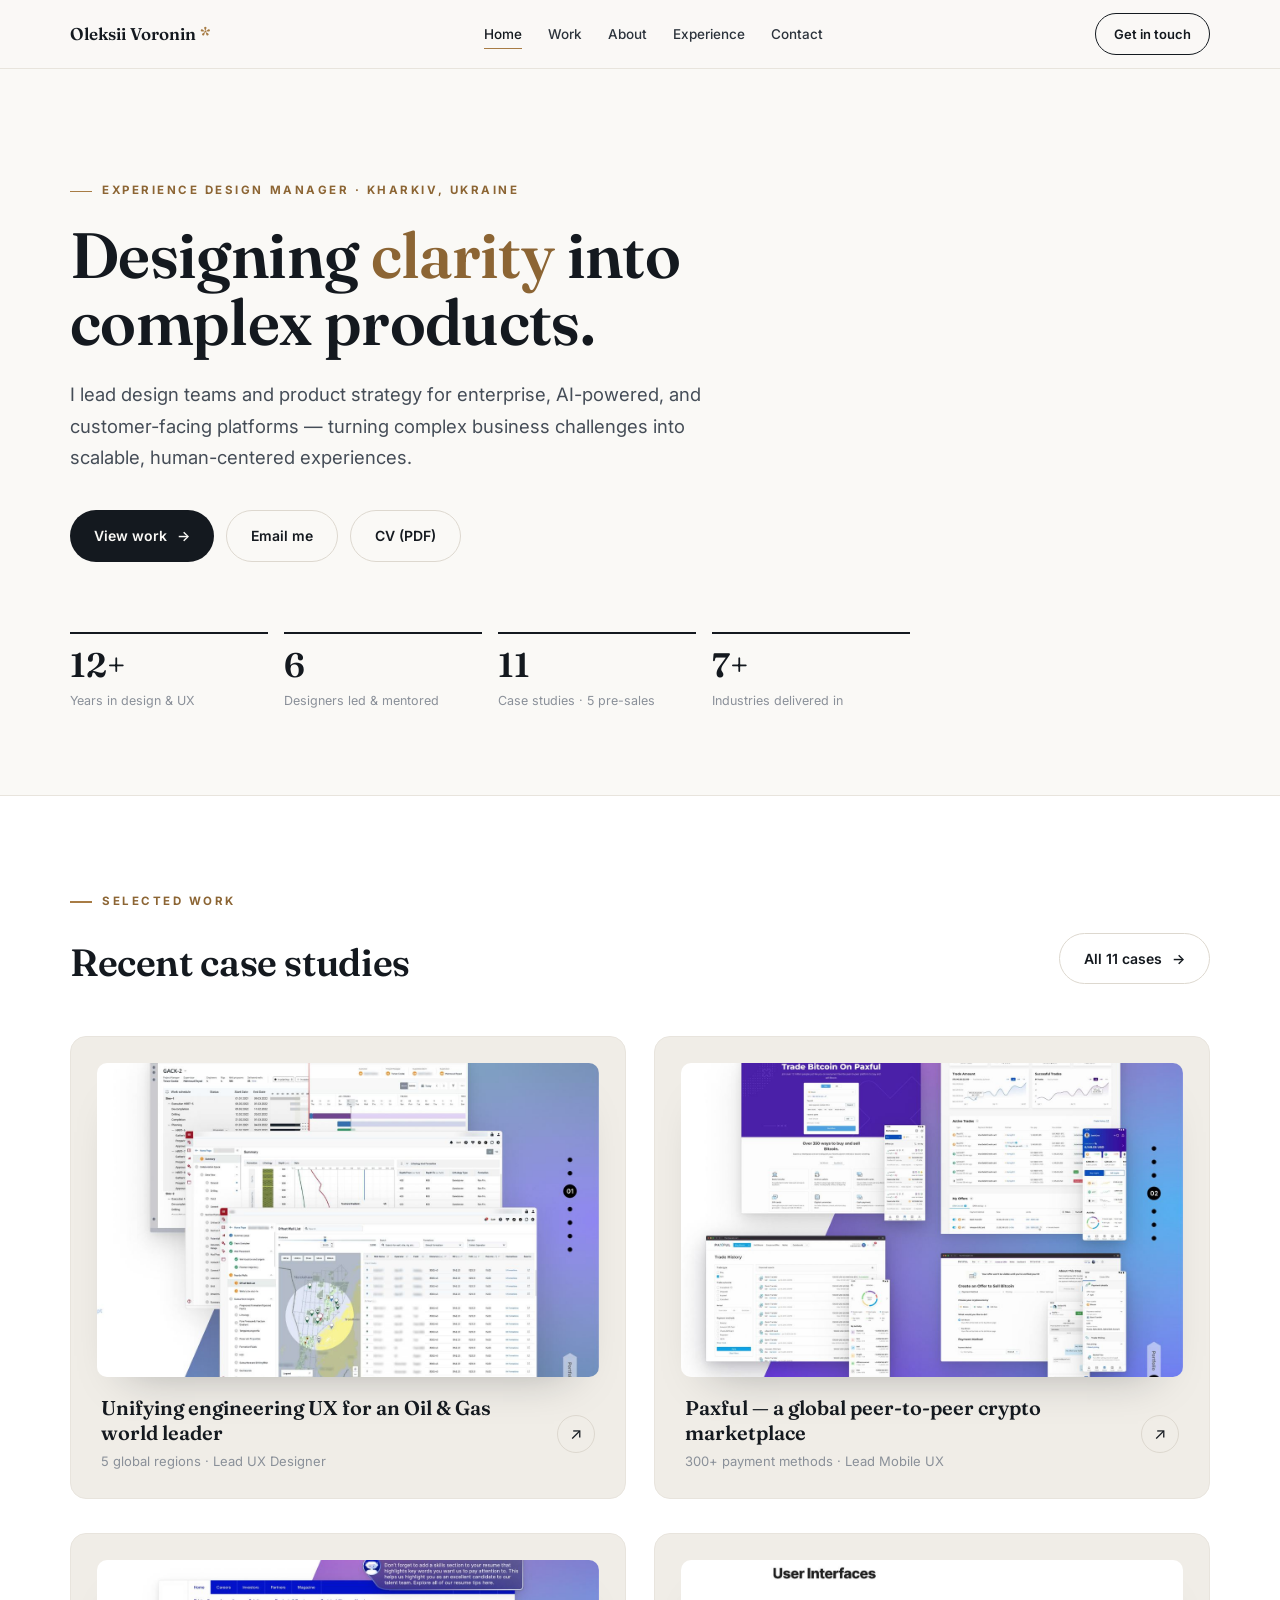
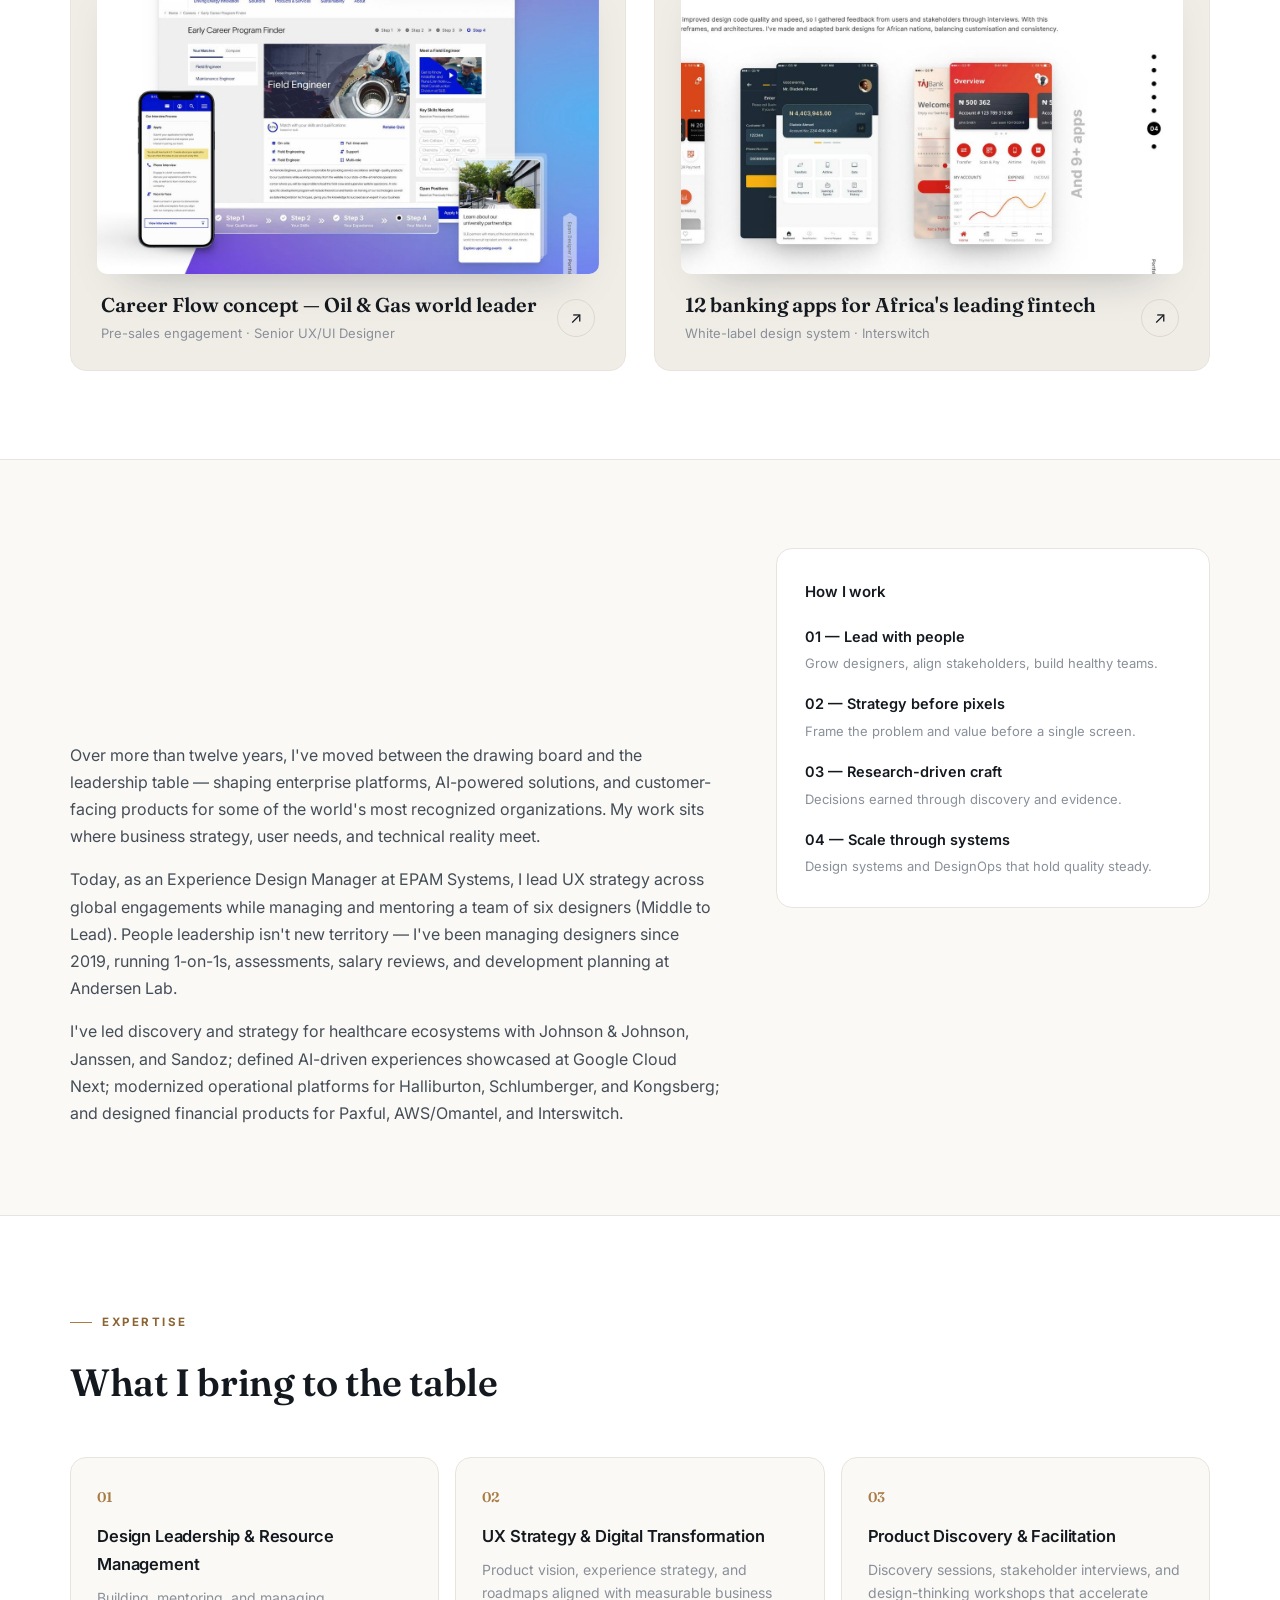
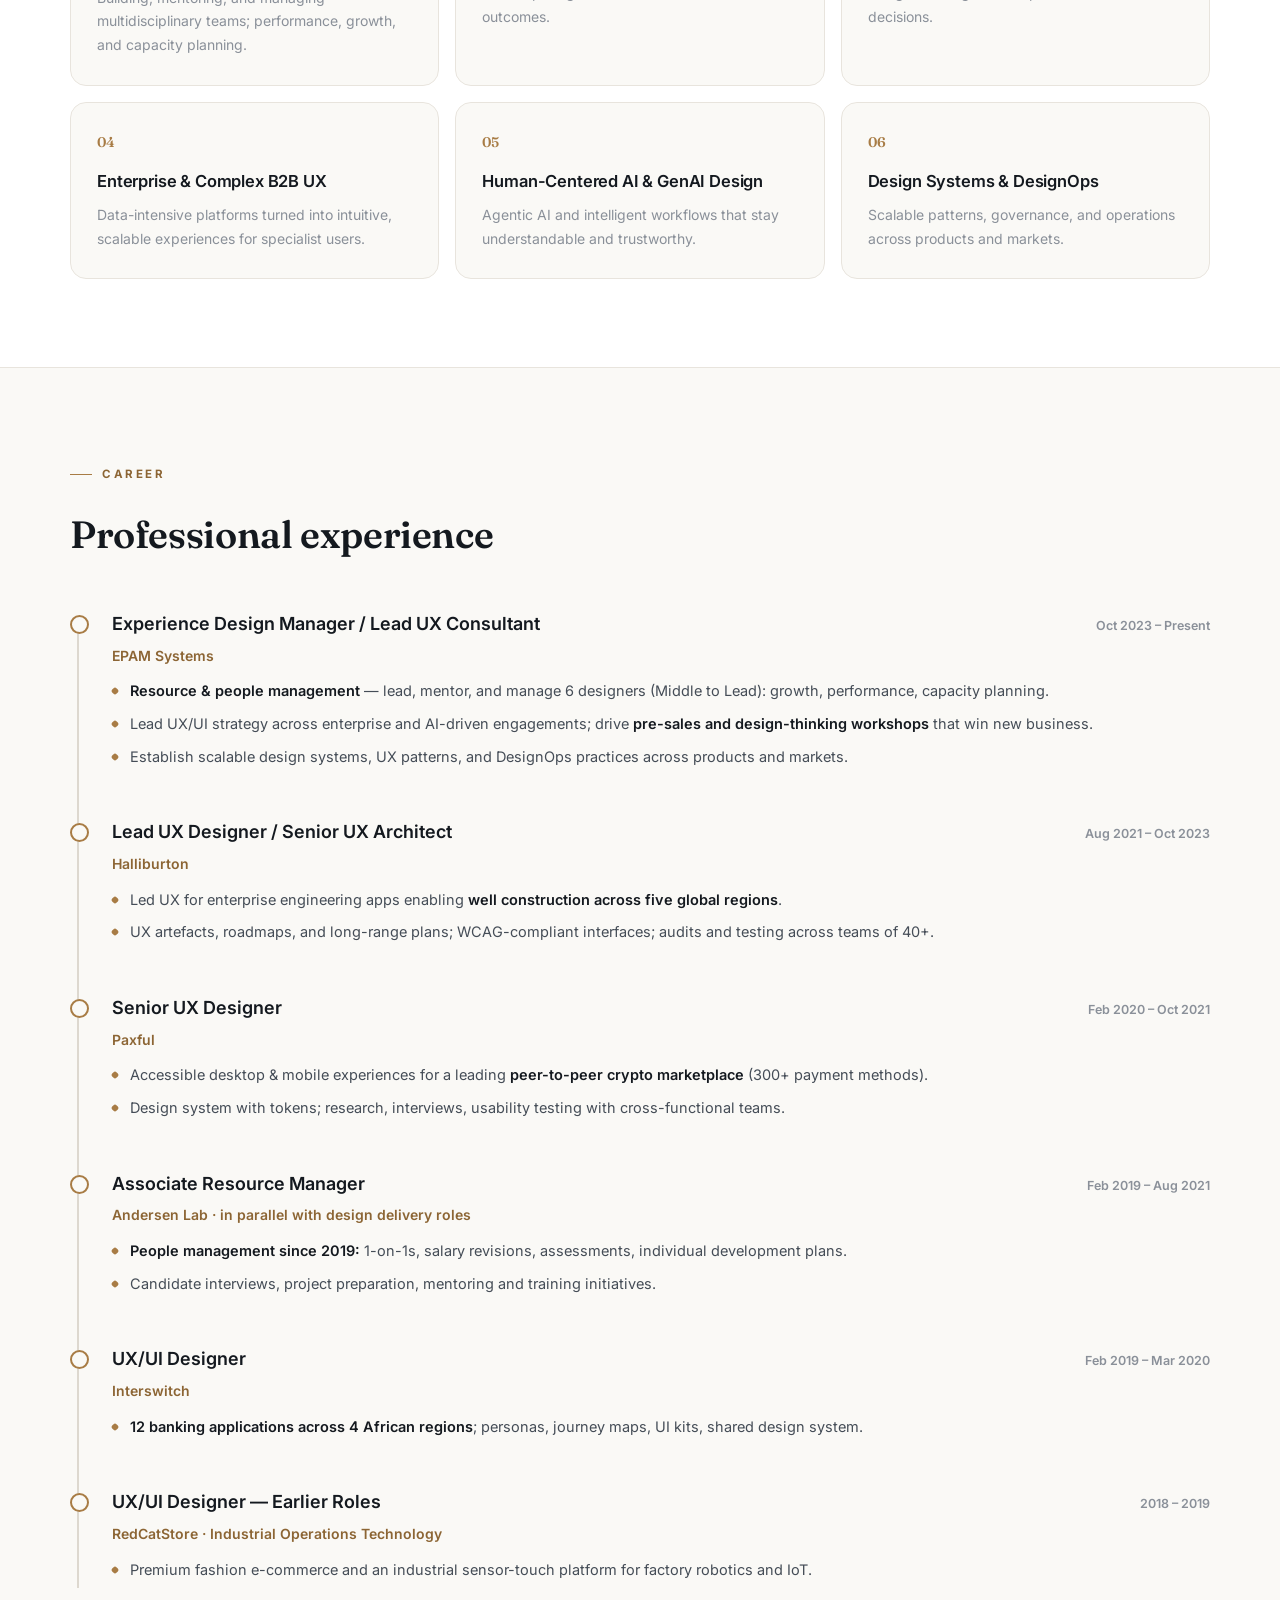
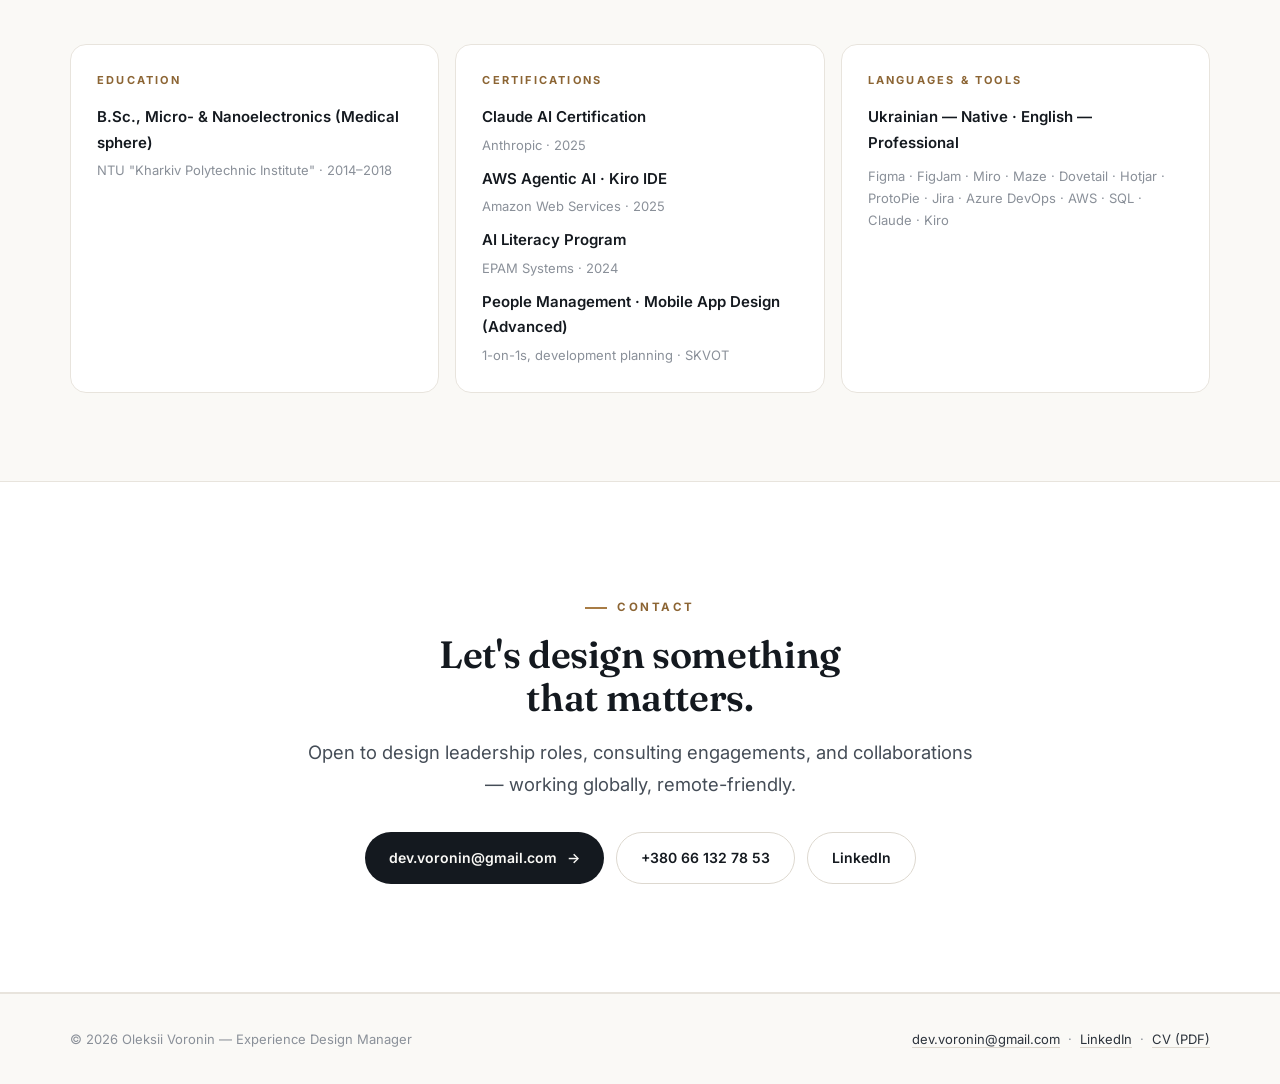
<file: index.html>
<!DOCTYPE html>
<html lang="en">
<head>
<meta charset="utf-8"><meta name="viewport" content="width=device-width, initial-scale=1">
<title>Oleksii Voronin — Experience Design Manager</title>
<meta name="description" content="Oleksii Voronin — Experience Design Manager & Lead UX/UI Designer with 12+ years across enterprise, AI, and customer-facing products.">
<link rel="preconnect" href="https://fonts.googleapis.com">
<link rel="preconnect" href="https://fonts.gstatic.com" crossorigin>
<link href="https://fonts.googleapis.com/css2?family=Fraunces:opsz,wght@9..144,500;9..144,600&family=Inter:wght@400;500;600;700&display=swap" rel="stylesheet">
<link rel="stylesheet" href="styles.css">
</head>
<body>
<nav><div class="wrap">
  <a class="brand" href="index.html">Oleksii Voronin <i>*</i></a>
  <div class="nav-links">
    <a class="on" href="index.html">Home</a>
    <a href="portfolio.html">Work</a>
    <a href="index.html#about">About</a>
    <a href="index.html#experience">Experience</a>
    <a href="index.html#contact">Contact</a>
  </div>
  <a class="nav-cta" href="mailto:dev.voronin@gmail.com?subject=Design%20opportunity&body=Hi%20Oleksii%2C%0A%0A">Get in touch</a>
</div></nav>

<header class="hero-home">
  <div class="wrap">
    <span class="kicker rv">Experience Design Manager · Kharkiv, Ukraine</span>
    <h1 class="display rv" style="margin:20px 0 24px; max-width:17ch;">Designing <b>clarity</b> into complex products.</h1>
    <p class="lead rv">I lead design teams and product strategy for enterprise, AI-powered, and customer-facing platforms — turning complex business challenges into scalable, human-centered experiences.</p>
    <div class="rv" style="display:flex; gap:12px; flex-wrap:wrap; margin-top:36px;">
      <a class="btn btn-ink" href="portfolio.html">View work <span class="ar">→</span></a>
      <a class="btn btn-line" href="mailto:dev.voronin@gmail.com?subject=Design%20opportunity&body=Hi%20Oleksii%2C%0A%0A">Email me</a>
      <a class="btn btn-line" href="Oleksii_Voronin_CV.pdf" download>CV (PDF)</a>
    </div>
    <div class="stats">
      <div class="stat rv"><div class="n"><span data-count="12" data-suffix="+">0</span></div><div class="t">Years in design &amp; UX</div></div>
      <div class="stat rv"><div class="n"><span data-count="6">0</span></div><div class="t">Designers led &amp; mentored</div></div>
      <div class="stat rv"><div class="n"><span data-count="11">0</span></div><div class="t">Case studies · 5 pre-sales</div></div>
      <div class="stat rv"><div class="n"><span data-count="7" data-suffix="+">0</span></div><div class="t">Industries delivered in</div></div>
    </div>
  </div>
</header>

<section class="band">
  <div class="wrap">
    <div class="sec-head" style="display:flex; justify-content:space-between; align-items:flex-end; gap:20px; flex-wrap:wrap; max-width:none;">
      <div><span class="kicker rv">Selected Work</span><h2 class="h2 rv" style="margin-top:14px;">Recent case studies</h2></div>
      <a class="btn btn-line rv" href="portfolio.html">All 11 cases <span class="ar">→</span></a>
    </div>
    <div class="works">
      <a class="work rv" href="cases/case-01.html"><div class="mat">
        <div class="shotwrap"><img src="img/cover-01.jpg" alt="Oil & Gas engineering platform" loading="lazy"></div>
        <div class="meta"><div><div class="wt">Unifying engineering UX for an Oil &amp; Gas world leader</div><div class="wsub">5 global regions · Lead UX Designer</div></div><div class="go">↗</div></div>
      </div></a>
      <a class="work rv" href="cases/case-02.html"><div class="mat">
        <div class="shotwrap"><img src="img/cover-02.jpg" alt="Paxful crypto marketplace" loading="lazy"></div>
        <div class="meta"><div><div class="wt">Paxful — a global peer-to-peer crypto marketplace</div><div class="wsub">300+ payment methods · Lead Mobile UX</div></div><div class="go">↗</div></div>
      </div></a>
      <a class="work rv" href="cases/case-07.html"><div class="mat">
        <div class="shotwrap"><img src="img/cover-07.jpg" alt="Career Flow pre-sale concept" loading="lazy"></div>
        <div class="meta"><div><div class="wt">Career Flow concept — Oil &amp; Gas world leader</div><div class="wsub">Pre-sales engagement · Senior UX/UI Designer</div></div><div class="go">↗</div></div>
      </div></a>
      <a class="work rv" href="cases/case-04.html"><div class="mat">
        <div class="shotwrap"><img src="img/cover-04.jpg" alt="Interswitch banking apps" loading="lazy"></div>
        <div class="meta"><div><div class="wt">12 banking apps for Africa's leading fintech</div><div class="wsub">White-label design system · Interswitch</div></div><div class="go">↗</div></div>
      </div></a>
    </div>
  </div>
</section>

<section id="about">
  <div class="wrap">
    <div style="display:grid; grid-template-columns:1.5fr 1fr; gap:56px; align-items:start;" class="about-cols">
      <div>
        <span class="kicker rv">About</span>
        <h2 class="h2 rv" style="margin:16px 0 22px;">A design leader who builds teams, strategy, and products in equal measure.</h2>
        <div class="rv" style="display:grid; gap:16px;">
          <p>Over more than twelve years, I've moved between the drawing board and the leadership table — shaping enterprise platforms, AI-powered solutions, and customer-facing products for some of the world's most recognized organizations. My work sits where business strategy, user needs, and technical reality meet.</p>
          <p>Today, as an Experience Design Manager at EPAM Systems, I lead UX strategy across global engagements while managing and mentoring a team of six designers (Middle to Lead). People leadership isn't new territory — I've been managing designers since 2019, running 1-on-1s, assessments, salary reviews, and development planning at Andersen Lab.</p>
          <p>I've led discovery and strategy for healthcare ecosystems with Johnson &amp; Johnson, Janssen, and Sandoz; defined AI-driven experiences showcased at Google Cloud Next; modernized operational platforms for Halliburton, Schlumberger, and Kongsberg; and designed financial products for Paxful, AWS/Omantel, and Interswitch.</p>
        </div>
      </div>
      <div class="rv" style="border:1px solid var(--line); border-radius:var(--r); padding:30px 28px; background:var(--card); position:sticky; top:92px;">
        <h3 style="font-family:'Inter',sans-serif; font-size:15px; margin-bottom:20px;">How I work</h3>
        <div style="display:grid; gap:18px;">
          <div><div style="font-weight:600; color:var(--ink); font-size:14.5px;">01 — Lead with people</div><div class="small" style="margin-top:3px;">Grow designers, align stakeholders, build healthy teams.</div></div>
          <div><div style="font-weight:600; color:var(--ink); font-size:14.5px;">02 — Strategy before pixels</div><div class="small" style="margin-top:3px;">Frame the problem and value before a single screen.</div></div>
          <div><div style="font-weight:600; color:var(--ink); font-size:14.5px;">03 — Research-driven craft</div><div class="small" style="margin-top:3px;">Decisions earned through discovery and evidence.</div></div>
          <div><div style="font-weight:600; color:var(--ink); font-size:14.5px;">04 — Scale through systems</div><div class="small" style="margin-top:3px;">Design systems and DesignOps that hold quality steady.</div></div>
        </div>
      </div>
    </div>
  </div>
</section>

<section class="band">
  <div class="wrap">
    <div class="sec-head"><span class="kicker rv">Expertise</span><h2 class="h2 rv" style="margin-top:14px;">What I bring to the table</h2></div>
    <div class="grid3">
      <div class="ecard rv"><div class="num">01</div><h3>Design Leadership &amp; Resource Management</h3><p>Building, mentoring, and managing multidisciplinary teams; performance, growth, and capacity planning.</p></div>
      <div class="ecard rv"><div class="num">02</div><h3>UX Strategy &amp; Digital Transformation</h3><p>Product vision, experience strategy, and roadmaps aligned with measurable business outcomes.</p></div>
      <div class="ecard rv"><div class="num">03</div><h3>Product Discovery &amp; Facilitation</h3><p>Discovery sessions, stakeholder interviews, and design-thinking workshops that accelerate decisions.</p></div>
      <div class="ecard rv"><div class="num">04</div><h3>Enterprise &amp; Complex B2B UX</h3><p>Data-intensive platforms turned into intuitive, scalable experiences for specialist users.</p></div>
      <div class="ecard rv"><div class="num">05</div><h3>Human-Centered AI &amp; GenAI Design</h3><p>Agentic AI and intelligent workflows that stay understandable and trustworthy.</p></div>
      <div class="ecard rv"><div class="num">06</div><h3>Design Systems &amp; DesignOps</h3><p>Scalable patterns, governance, and operations across products and markets.</p></div>
    </div>
  </div>
</section>

<section id="experience">
  <div class="wrap">
    <div class="sec-head"><span class="kicker rv">Career</span><h2 class="h2 rv" style="margin-top:14px;">Professional experience</h2></div>
    <div class="tl">
      <div class="titem rv">
        <div class="t-top"><div class="t-role">Experience Design Manager / Lead UX Consultant</div><div class="t-date">Oct 2023 – Present</div></div>
        <div class="t-org">EPAM Systems</div>
        <ul class="t-list">
          <li><b>Resource &amp; people management</b> — lead, mentor, and manage 6 designers (Middle to Lead): growth, performance, capacity planning.</li>
          <li>Lead UX/UI strategy across enterprise and AI-driven engagements; drive <b>pre-sales and design-thinking workshops</b> that win new business.</li>
          <li>Establish scalable design systems, UX patterns, and DesignOps practices across products and markets.</li>
        </ul>
      </div>
      <div class="titem rv">
        <div class="t-top"><div class="t-role">Lead UX Designer / Senior UX Architect</div><div class="t-date">Aug 2021 – Oct 2023</div></div>
        <div class="t-org">Halliburton</div>
        <ul class="t-list">
          <li>Led UX for enterprise engineering apps enabling <b>well construction across five global regions</b>.</li>
          <li>UX artefacts, roadmaps, and long-range plans; WCAG-compliant interfaces; audits and testing across teams of 40+.</li>
        </ul>
      </div>
      <div class="titem rv">
        <div class="t-top"><div class="t-role">Senior UX Designer</div><div class="t-date">Feb 2020 – Oct 2021</div></div>
        <div class="t-org">Paxful</div>
        <ul class="t-list">
          <li>Accessible desktop &amp; mobile experiences for a leading <b>peer-to-peer crypto marketplace</b> (300+ payment methods).</li>
          <li>Design system with tokens; research, interviews, usability testing with cross-functional teams.</li>
        </ul>
      </div>
      <div class="titem rv">
        <div class="t-top"><div class="t-role">Associate Resource Manager</div><div class="t-date">Feb 2019 – Aug 2021</div></div>
        <div class="t-org">Andersen Lab · in parallel with design delivery roles</div>
        <ul class="t-list">
          <li><b>People management since 2019:</b> 1-on-1s, salary revisions, assessments, individual development plans.</li>
          <li>Candidate interviews, project preparation, mentoring and training initiatives.</li>
        </ul>
      </div>
      <div class="titem rv">
        <div class="t-top"><div class="t-role">UX/UI Designer</div><div class="t-date">Feb 2019 – Mar 2020</div></div>
        <div class="t-org">Interswitch</div>
        <ul class="t-list">
          <li><b>12 banking applications across 4 African regions</b>; personas, journey maps, UI kits, shared design system.</li>
        </ul>
      </div>
      <div class="titem rv">
        <div class="t-top"><div class="t-role">UX/UI Designer — Earlier Roles</div><div class="t-date">2018 – 2019</div></div>
        <div class="t-org">RedCatStore · Industrial Operations Technology</div>
        <ul class="t-list">
          <li>Premium fashion e-commerce and an industrial sensor-touch platform for factory robotics and IoT.</li>
        </ul>
      </div>
    </div>

    <div class="facts">
      <div class="fact rv"><div class="fh">Education</div><div class="fm">B.Sc., Micro- &amp; Nanoelectronics (Medical sphere)</div><div class="fs">NTU "Kharkiv Polytechnic Institute" · 2014–2018</div></div>
      <div class="fact rv"><div class="fh">Certifications</div>
        <div class="fm">Claude AI Certification</div><div class="fs">Anthropic · 2025</div>
        <div class="fm" style="margin-top:10px;">AWS Agentic AI · Kiro IDE</div><div class="fs">Amazon Web Services · 2025</div>
        <div class="fm" style="margin-top:10px;">AI Literacy Program</div><div class="fs">EPAM Systems · 2024</div>
        <div class="fm" style="margin-top:10px;">People Management · Mobile App Design (Advanced)</div><div class="fs">1-on-1s, development planning · SKVOT</div>
      </div>
      <div class="fact rv"><div class="fh">Languages &amp; Tools</div>
        <div class="fm">Ukrainian — Native · English — Professional</div>
        <div class="fs" style="margin-top:10px;">Figma · FigJam · Miro · Maze · Dovetail · Hotjar · ProtoPie · Jira · Azure DevOps · AWS · SQL · Claude · Kiro</div>
      </div>
    </div>
  </div>
</section>

<section id="contact" class="band">
  <div class="wrap" style="text-align:center; padding:20px 0;">
    <span class="kicker rv" style="justify-content:center;">Contact</span>
    <h2 class="h2 rv" style="margin:16px auto 18px; max-width:18ch;">Let's design something that matters.</h2>
    <p class="lead rv" style="margin:0 auto 32px;">Open to design leadership roles, consulting engagements, and collaborations — working globally, remote-friendly.</p>
    <div class="rv" style="display:flex; gap:12px; justify-content:center; flex-wrap:wrap;">
      <a class="btn btn-ink" href="mailto:dev.voronin@gmail.com?subject=Design%20opportunity&body=Hi%20Oleksii%2C%0A%0A">dev.voronin@gmail.com <span class="ar">→</span></a>
      <a class="btn btn-line" href="tel:+380661327853">+380 66 132 78 53</a>
      <a class="btn btn-line" href="https://www.linkedin.com/in/oleksii-voronin-4502726b" target="_blank" rel="noopener">LinkedIn</a>
    </div>
  </div>
</section>

<footer><div class="wrap">
  <div class="small">© 2026 Oleksii Voronin — Experience Design Manager</div>
  <div class="small"><a href="mailto:dev.voronin@gmail.com">dev.voronin@gmail.com</a> &nbsp;·&nbsp; <a href="https://www.linkedin.com/in/oleksii-voronin-4502726b" target="_blank" rel="noopener">LinkedIn</a> &nbsp;·&nbsp; <a href="Oleksii_Voronin_CV.pdf" download>CV (PDF)</a></div>
</div></footer>
<script src="site.js"></script>
<style>@media(max-width:860px){ .about-cols{ grid-template-columns:1fr !important; } }</style>
</body>
</html>
</file>
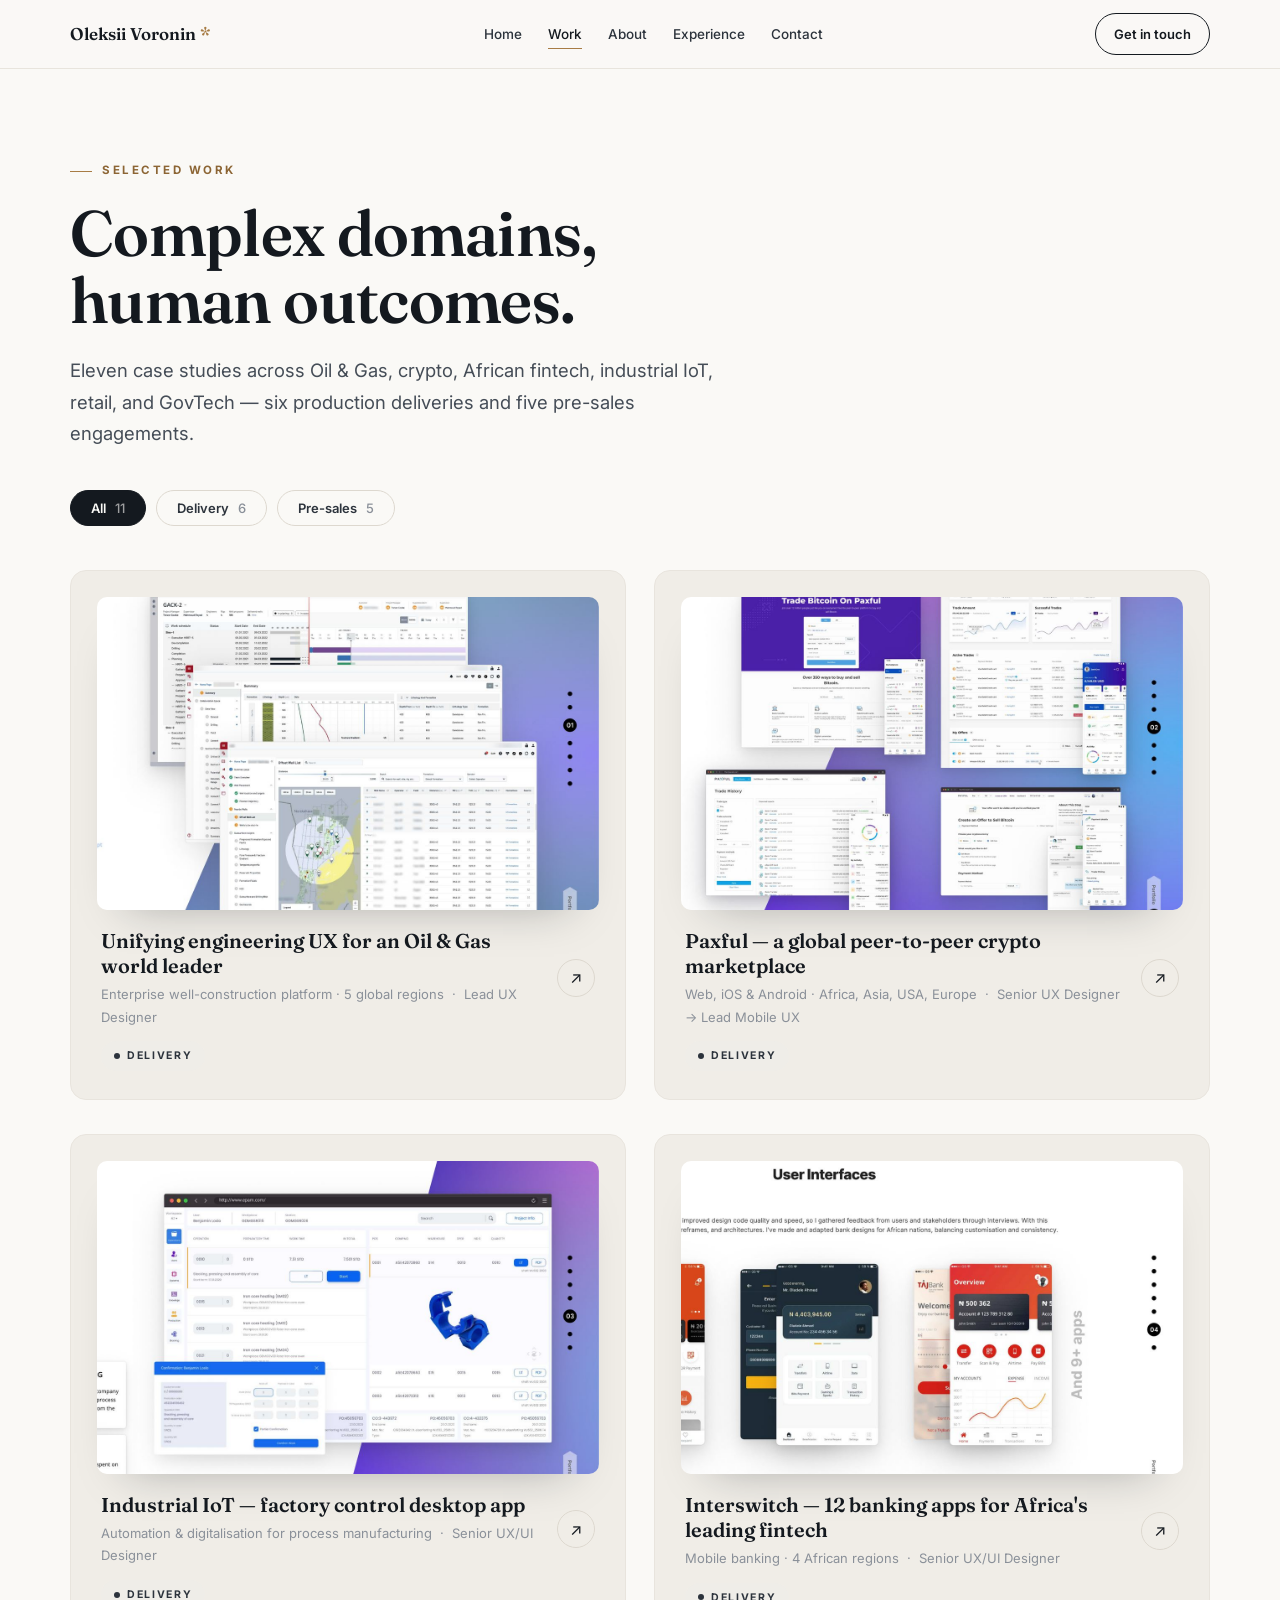
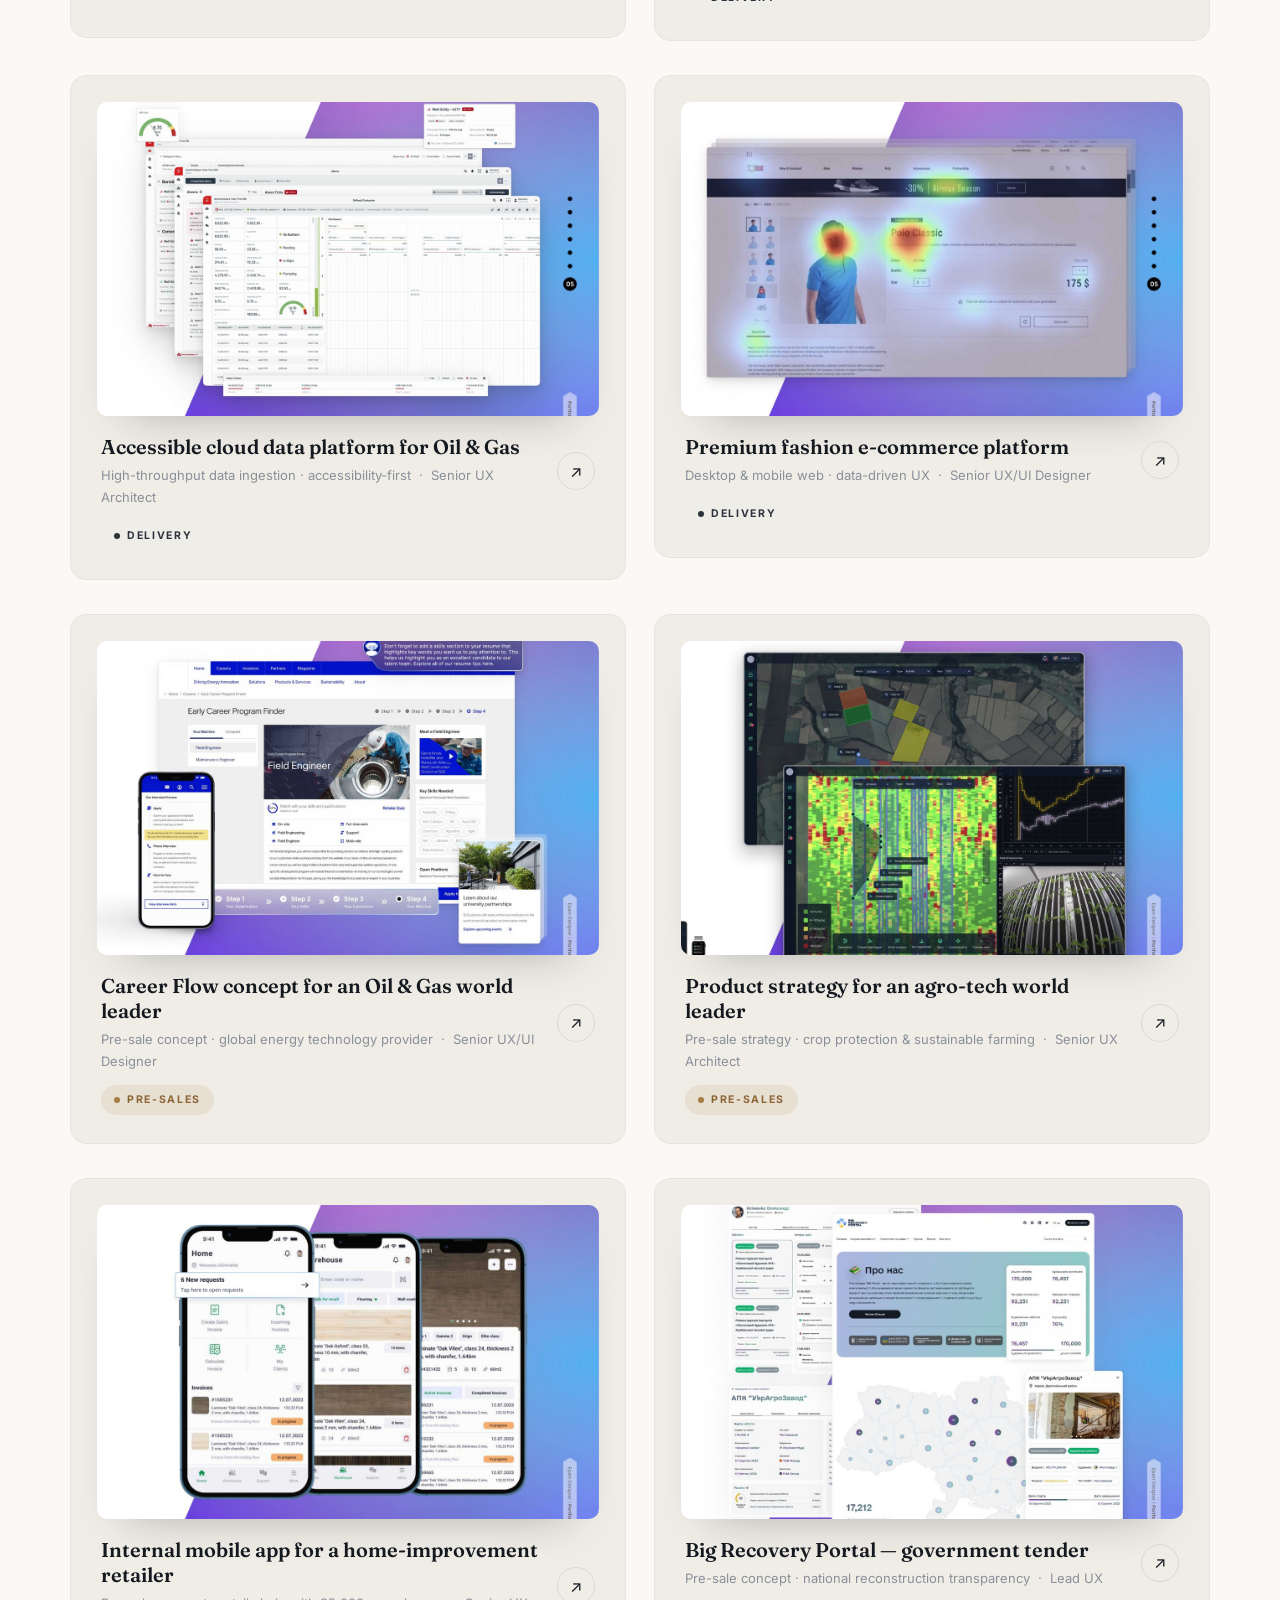
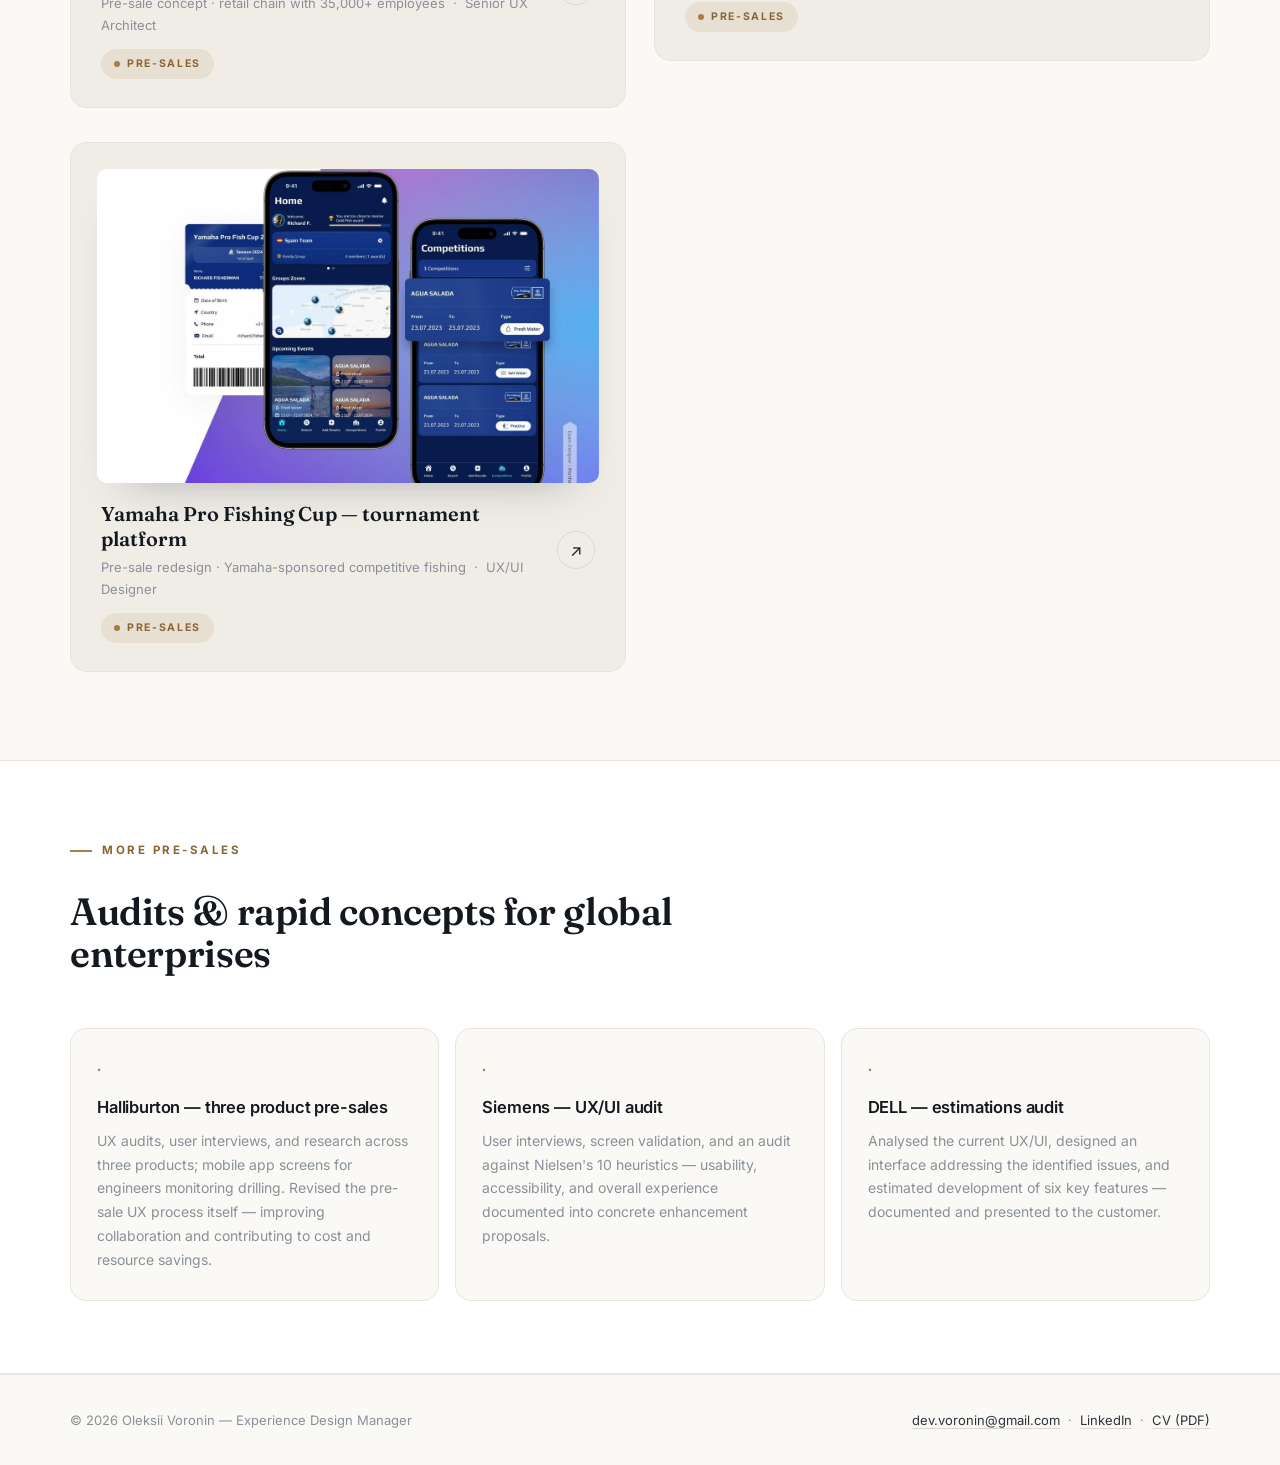
<file: portfolio.html>
<!DOCTYPE html>
<html lang="en">
<head>
<meta charset="utf-8"><meta name="viewport" content="width=device-width, initial-scale=1">
<title>Work — Oleksii Voronin</title>
<meta name="description" content="Selected case studies: enterprise platforms, fintech, industrial IoT, GovTech — production deliveries and pre-sales concepts.">
<link rel="preconnect" href="https://fonts.googleapis.com">
<link rel="preconnect" href="https://fonts.gstatic.com" crossorigin>
<link href="https://fonts.googleapis.com/css2?family=Fraunces:opsz,wght@9..144,500;9..144,600&family=Inter:wght@400;500;600;700&display=swap" rel="stylesheet">
<link rel="stylesheet" href="styles.css">
</head>
<body>

<nav><div class="wrap">
  <a class="brand" href="index.html">Oleksii Voronin <i>*</i></a>
  <div class="nav-links">
    <a  href="index.html">Home</a>
    <a class="on" href="portfolio.html">Work</a>
    <a href="index.html#about">About</a>
    <a href="index.html#experience">Experience</a>
    <a href="index.html#contact">Contact</a>
  </div>
  <a class="nav-cta" href="mailto:dev.voronin@gmail.com?subject=Design%20opportunity&body=Hi%20Oleksii%2C%0A%0A">Get in touch</a>
</div></nav>

<section style="padding-top:84px; padding-bottom:40px;">
  <div class="wrap">
    <span class="kicker rv">Selected Work</span>
    <h1 class="display rv" style="margin:18px 0 22px; max-width:16ch;">Complex domains, human outcomes.</h1>
    <p class="lead rv">Eleven case studies across Oil &amp; Gas, crypto, African fintech, industrial IoT, retail, and GovTech — six production deliveries and five pre-sales engagements.</p>
  </div>
</section>
<section style="padding-top:0;">
  <div class="wrap">
    <div class="filters rv">
      <button class="fbtn on" data-filter="all">All <span class="cnt">11</span></button>
      <button class="fbtn" data-filter="delivery">Delivery <span class="cnt">6</span></button>
      <button class="fbtn" data-filter="presales">Pre-sales <span class="cnt">5</span></button>
    </div>
    <div class="works">
      <a class="work rv" data-type="delivery" href="cases/case-01.html">
        <div class="mat">
          <div class="shotwrap"><img src="img/cover-01.jpg" alt="Unifying engineering UX for an Oil &amp; Gas world leader" loading="lazy"></div>
          <div class="meta">
            <div>
              <div class="wt">Unifying engineering UX for an Oil & Gas world leader</div>
              <div class="wsub">Enterprise well-construction platform · 5 global regions &nbsp;·&nbsp; Lead UX Designer</div>
            </div>
            <div class="go">↗</div>
          </div>
          <div style="margin:12px 4px 2px;"><span class="badge delivery">Delivery</span></div>
        </div>
      </a>
      <a class="work rv" data-type="delivery" href="cases/case-02.html">
        <div class="mat">
          <div class="shotwrap"><img src="img/cover-02.jpg" alt="Paxful — a global peer-to-peer crypto marketplace" loading="lazy"></div>
          <div class="meta">
            <div>
              <div class="wt">Paxful — a global peer-to-peer crypto marketplace</div>
              <div class="wsub">Web, iOS & Android · Africa, Asia, USA, Europe &nbsp;·&nbsp; Senior UX Designer → Lead Mobile UX</div>
            </div>
            <div class="go">↗</div>
          </div>
          <div style="margin:12px 4px 2px;"><span class="badge delivery">Delivery</span></div>
        </div>
      </a>
      <a class="work rv" data-type="delivery" href="cases/case-03.html">
        <div class="mat">
          <div class="shotwrap"><img src="img/cover-03.jpg" alt="Industrial IoT — factory control desktop app" loading="lazy"></div>
          <div class="meta">
            <div>
              <div class="wt">Industrial IoT — factory control desktop app</div>
              <div class="wsub">Automation & digitalisation for process manufacturing &nbsp;·&nbsp; Senior UX/UI Designer</div>
            </div>
            <div class="go">↗</div>
          </div>
          <div style="margin:12px 4px 2px;"><span class="badge delivery">Delivery</span></div>
        </div>
      </a>
      <a class="work rv" data-type="delivery" href="cases/case-04.html">
        <div class="mat">
          <div class="shotwrap"><img src="img/cover-04.jpg" alt="Interswitch — 12 banking apps for Africa&#x27;s leading fintech" loading="lazy"></div>
          <div class="meta">
            <div>
              <div class="wt">Interswitch — 12 banking apps for Africa's leading fintech</div>
              <div class="wsub">Mobile banking · 4 African regions &nbsp;·&nbsp; Senior UX/UI Designer</div>
            </div>
            <div class="go">↗</div>
          </div>
          <div style="margin:12px 4px 2px;"><span class="badge delivery">Delivery</span></div>
        </div>
      </a>
      <a class="work rv" data-type="delivery" href="cases/case-05.html">
        <div class="mat">
          <div class="shotwrap"><img src="img/cover-05.jpg" alt="Accessible cloud data platform for Oil &amp; Gas" loading="lazy"></div>
          <div class="meta">
            <div>
              <div class="wt">Accessible cloud data platform for Oil & Gas</div>
              <div class="wsub">High-throughput data ingestion · accessibility-first &nbsp;·&nbsp; Senior UX Architect</div>
            </div>
            <div class="go">↗</div>
          </div>
          <div style="margin:12px 4px 2px;"><span class="badge delivery">Delivery</span></div>
        </div>
      </a>
      <a class="work rv" data-type="delivery" href="cases/case-06.html">
        <div class="mat">
          <div class="shotwrap"><img src="img/cover-06.jpg" alt="Premium fashion e-commerce platform" loading="lazy"></div>
          <div class="meta">
            <div>
              <div class="wt">Premium fashion e-commerce platform</div>
              <div class="wsub">Desktop & mobile web · data-driven UX &nbsp;·&nbsp; Senior UX/UI Designer</div>
            </div>
            <div class="go">↗</div>
          </div>
          <div style="margin:12px 4px 2px;"><span class="badge delivery">Delivery</span></div>
        </div>
      </a>
      <a class="work rv" data-type="presales" href="cases/case-07.html">
        <div class="mat">
          <div class="shotwrap"><img src="img/cover-07.jpg" alt="Career Flow concept for an Oil &amp; Gas world leader" loading="lazy"></div>
          <div class="meta">
            <div>
              <div class="wt">Career Flow concept for an Oil & Gas world leader</div>
              <div class="wsub">Pre-sale concept · global energy technology provider &nbsp;·&nbsp; Senior UX/UI Designer</div>
            </div>
            <div class="go">↗</div>
          </div>
          <div style="margin:12px 4px 2px;"><span class="badge presales">Pre-sales</span></div>
        </div>
      </a>
      <a class="work rv" data-type="presales" href="cases/case-08.html">
        <div class="mat">
          <div class="shotwrap"><img src="img/cover-08.jpg" alt="Product strategy for an agro-tech world leader" loading="lazy"></div>
          <div class="meta">
            <div>
              <div class="wt">Product strategy for an agro-tech world leader</div>
              <div class="wsub">Pre-sale strategy · crop protection & sustainable farming &nbsp;·&nbsp; Senior UX Architect</div>
            </div>
            <div class="go">↗</div>
          </div>
          <div style="margin:12px 4px 2px;"><span class="badge presales">Pre-sales</span></div>
        </div>
      </a>
      <a class="work rv" data-type="presales" href="cases/case-09.html">
        <div class="mat">
          <div class="shotwrap"><img src="img/cover-09.jpg" alt="Internal mobile app for a home-improvement retailer" loading="lazy"></div>
          <div class="meta">
            <div>
              <div class="wt">Internal mobile app for a home-improvement retailer</div>
              <div class="wsub">Pre-sale concept · retail chain with 35,000+ employees &nbsp;·&nbsp; Senior UX Architect</div>
            </div>
            <div class="go">↗</div>
          </div>
          <div style="margin:12px 4px 2px;"><span class="badge presales">Pre-sales</span></div>
        </div>
      </a>
      <a class="work rv" data-type="presales" href="cases/case-10.html">
        <div class="mat">
          <div class="shotwrap"><img src="img/cover-10.jpg" alt="Big Recovery Portal — government tender" loading="lazy"></div>
          <div class="meta">
            <div>
              <div class="wt">Big Recovery Portal — government tender</div>
              <div class="wsub">Pre-sale concept · national reconstruction transparency &nbsp;·&nbsp; Lead UX</div>
            </div>
            <div class="go">↗</div>
          </div>
          <div style="margin:12px 4px 2px;"><span class="badge presales">Pre-sales</span></div>
        </div>
      </a>
      <a class="work rv" data-type="presales" href="cases/case-11.html">
        <div class="mat">
          <div class="shotwrap"><img src="img/cover-11.jpg" alt="Yamaha Pro Fishing Cup — tournament platform" loading="lazy"></div>
          <div class="meta">
            <div>
              <div class="wt">Yamaha Pro Fishing Cup — tournament platform</div>
              <div class="wsub">Pre-sale redesign · Yamaha-sponsored competitive fishing &nbsp;·&nbsp; UX/UI Designer</div>
            </div>
            <div class="go">↗</div>
          </div>
          <div style="margin:12px 4px 2px;"><span class="badge presales">Pre-sales</span></div>
        </div>
      </a>
    </div>
  </div>
</section>

<section class="band" style="padding:72px 0;">
  <div class="wrap">
    <div class="sec-head"><span class="kicker rv">More Pre-sales</span><h2 class="h2 rv" style="margin-top:14px;">Audits &amp; rapid concepts for global enterprises</h2></div>
    <div class="grid3">
      <div class="ecard rv"><div class="num">·</div><h3>Halliburton — three product pre-sales</h3><p>UX audits, user interviews, and research across three products; mobile app screens for engineers monitoring drilling. Revised the pre-sale UX process itself — improving collaboration and contributing to cost and resource savings.</p></div>
      <div class="ecard rv"><div class="num">·</div><h3>Siemens — UX/UI audit</h3><p>User interviews, screen validation, and an audit against Nielsen's 10 heuristics — usability, accessibility, and overall experience documented into concrete enhancement proposals.</p></div>
      <div class="ecard rv"><div class="num">·</div><h3>DELL — estimations audit</h3><p>Analysed the current UX/UI, designed an interface addressing the identified issues, and estimated development of six key features — documented and presented to the customer.</p></div>
    </div>
  </div>
</section>
<footer><div class="wrap">
  <div class="small">© 2026 Oleksii Voronin — Experience Design Manager</div>
  <div class="small"><a href="mailto:dev.voronin@gmail.com">dev.voronin@gmail.com</a> &nbsp;·&nbsp; <a href="https://www.linkedin.com/in/oleksii-voronin-4502726b" target="_blank" rel="noopener">LinkedIn</a> &nbsp;·&nbsp; <a href="Oleksii_Voronin_CV.pdf" download>CV (PDF)</a></div>
</div></footer>
<script src="site.js"></script>
</body></html>
</file>
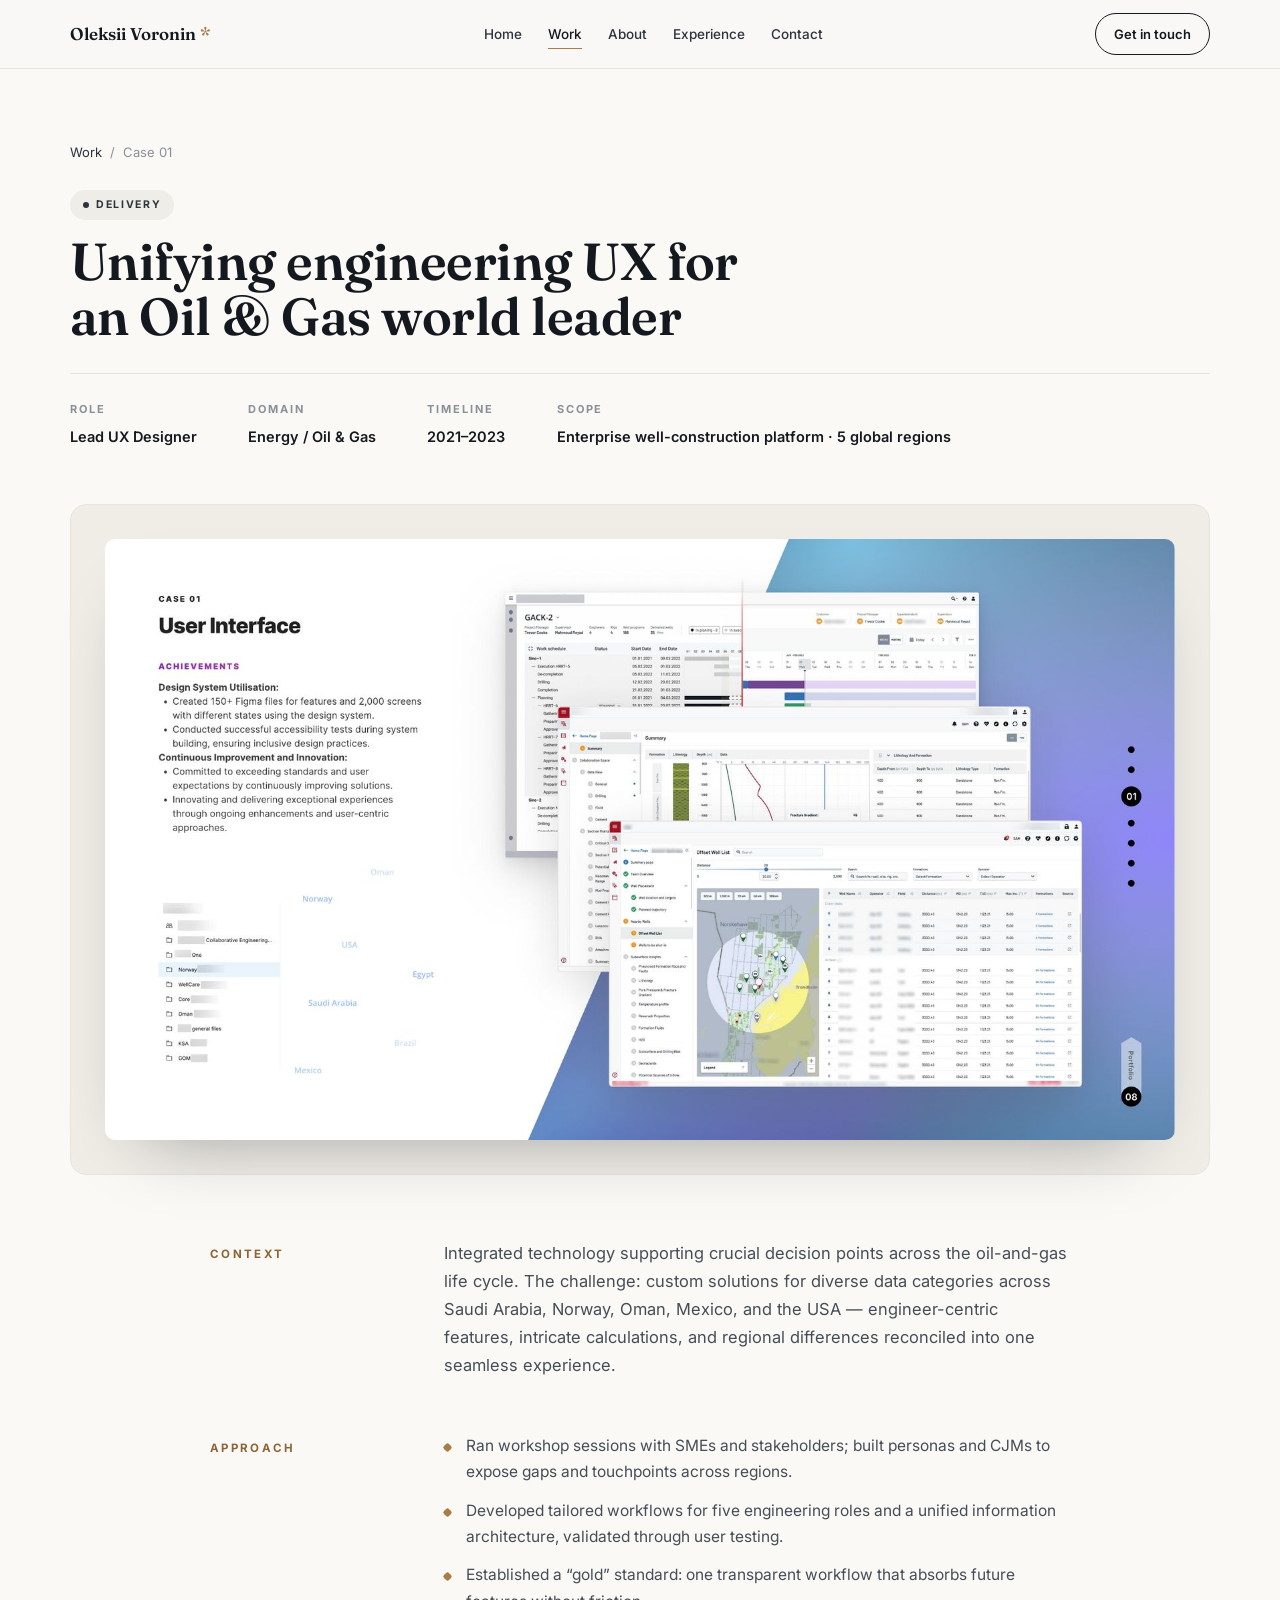
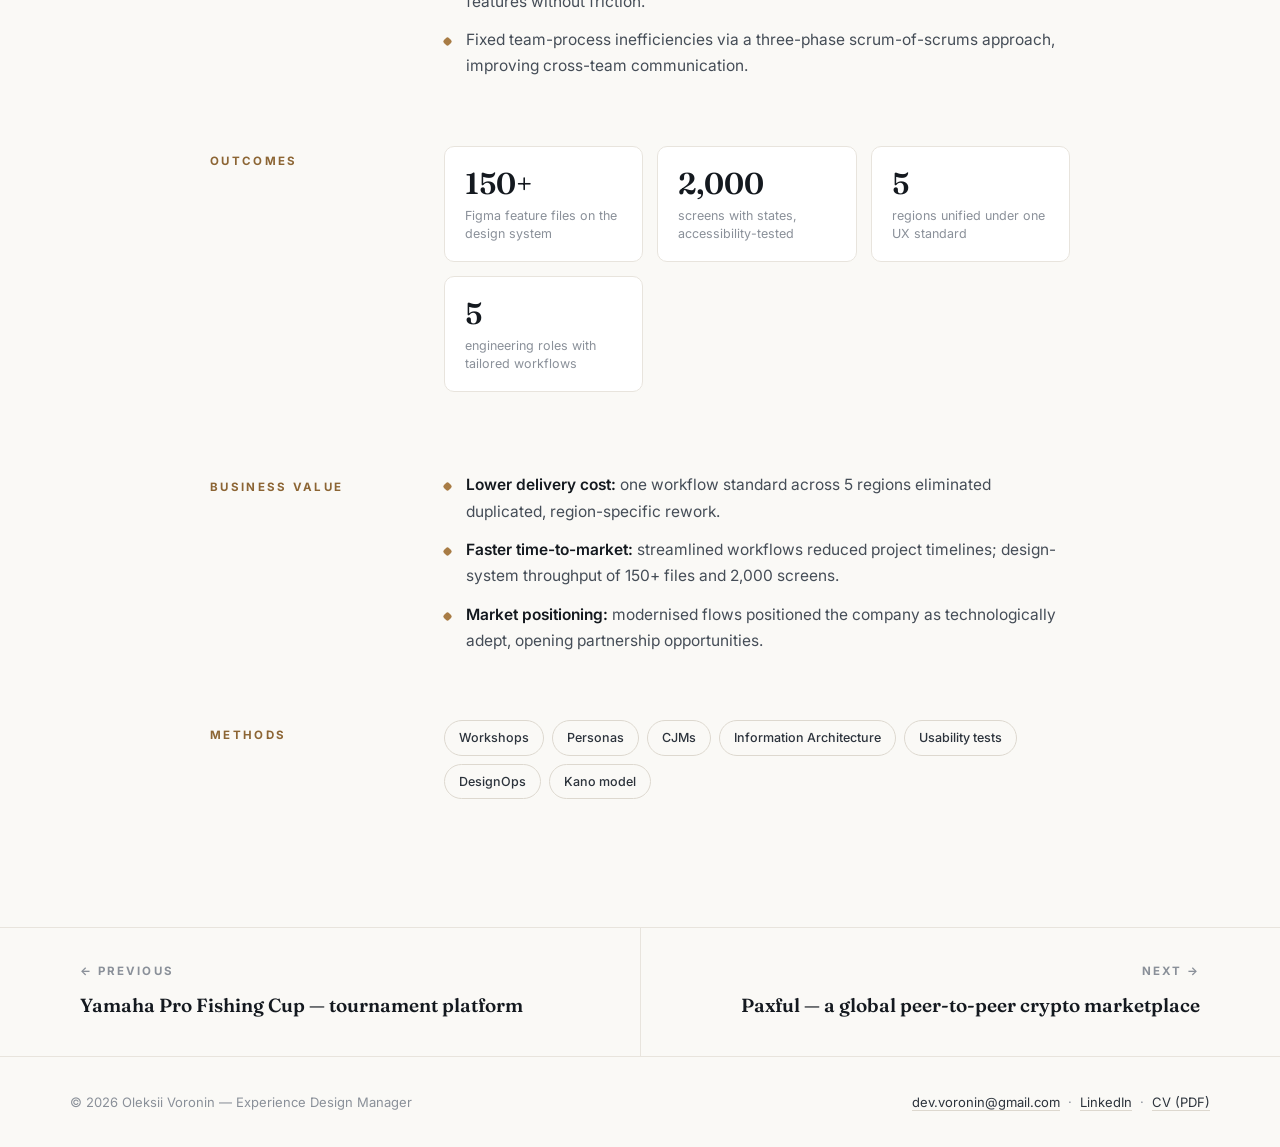
<file: cases/case-01.html>
<!DOCTYPE html>
<html lang="en">
<head>
<meta charset="utf-8"><meta name="viewport" content="width=device-width, initial-scale=1">
<title>Unifying engineering UX for an Oil & Gas world leader — Oleksii Voronin</title>
<meta name="description" content="Integrated technology supporting crucial decision points across the oil-and-gas life cycle. The challenge: custom solutions for diverse data categorie">
<link rel="preconnect" href="https://fonts.googleapis.com">
<link rel="preconnect" href="https://fonts.gstatic.com" crossorigin>
<link href="https://fonts.googleapis.com/css2?family=Fraunces:opsz,wght@9..144,500;9..144,600&family=Inter:wght@400;500;600;700&display=swap" rel="stylesheet">
<link rel="stylesheet" href="../styles.css">
</head>
<body>
<div class="progress"></div>
<nav><div class="wrap">
  <a class="brand" href="../index.html">Oleksii Voronin <i>*</i></a>
  <div class="nav-links">
    <a  href="../index.html">Home</a>
    <a class="on" href="../portfolio.html">Work</a>
    <a href="../index.html#about">About</a>
    <a href="../index.html#experience">Experience</a>
    <a href="../index.html#contact">Contact</a>
  </div>
  <a class="nav-cta" href="mailto:dev.voronin@gmail.com?subject=Design%20opportunity&body=Hi%20Oleksii%2C%0A%0A">Get in touch</a>
</div></nav>

<section class="case-hero">
  <div class="wrap">
    <div class="crumbs rv"><a href="../portfolio.html">Work</a> <span>/</span> <span>Case 01</span></div>
    <div class="rv"><span class="badge delivery">Delivery</span></div>
    <h1 class="display rv">Unifying engineering UX for an Oil & Gas world leader</h1>
    <div class="case-facts rv">
      <div class="cf"><div class="l">Role</div><div class="v">Lead UX Designer</div></div>
      <div class="cf"><div class="l">Domain</div><div class="v">Energy / Oil & Gas</div></div>
      <div class="cf"><div class="l">Timeline</div><div class="v">2021–2023</div></div>
      <div class="cf"><div class="l">Scope</div><div class="v">Enterprise well-construction platform · 5 global regions</div></div>
    </div>
  </div>
</section>
<div class="case-cover"><div class="wrap rv">
  <div class="mat-lg"><div class="shotwrap"><img src="../img/case-01.jpg" alt="Unifying engineering UX for an Oil &amp; Gas world leader — design showcase"></div></div>
</div></div>
<section class="case-body" style="padding-top:24px;">
  <div class="wrap-n">
    <div class="cb-grid rv"><div class="cl">Context</div><p>Integrated technology supporting crucial decision points across the oil-and-gas life cycle. The challenge: custom solutions for diverse data categories across Saudi Arabia, Norway, Oman, Mexico, and the USA — engineer-centric features, intricate calculations, and regional differences reconciled into one seamless experience.</p></div>
    <div class="cb-grid rv"><div class="cl">Approach</div><ul class="dots"><li>Ran workshop sessions with SMEs and stakeholders; built personas and CJMs to expose gaps and touchpoints across regions.</li><li>Developed tailored workflows for five engineering roles and a unified information architecture, validated through user testing.</li><li>Established a “gold” standard: one transparent workflow that absorbs future features without friction.</li><li>Fixed team-process inefficiencies via a three-phase scrum-of-scrums approach, improving cross-team communication.</li></ul></div>
    <div class="cb-grid rv"><div class="cl">Outcomes</div><div class="mrow" style="margin-bottom:26px;"><div class="mcell rv"><div class="n">150+</div><div class="t">Figma feature files on the design system</div></div><div class="mcell rv"><div class="n">2,000</div><div class="t">screens with states, accessibility-tested</div></div><div class="mcell rv"><div class="n">5</div><div class="t">regions unified under one UX standard</div></div><div class="mcell rv"><div class="n">5</div><div class="t">engineering roles with tailored workflows</div></div></div></div>
    <div class="cb-grid rv"><div class="cl">Business value</div><ul class="dots"><li><b>Lower delivery cost:</b> one workflow standard across 5 regions eliminated duplicated, region-specific rework.</li><li><b>Faster time-to-market:</b> streamlined workflows reduced project timelines; design-system throughput of 150+ files and 2,000 screens.</li><li><b>Market positioning:</b> modernised flows positioned the company as technologically adept, opening partnership opportunities.</li></ul></div>
    <div class="cb-grid rv"><div class="cl">Methods</div><div class="tags"><span class="tag">Workshops</span><span class="tag">Personas</span><span class="tag">CJMs</span><span class="tag">Information Architecture</span><span class="tag">Usability tests</span><span class="tag">DesignOps</span><span class="tag">Kano model</span></div></div>
  </div>
</section>
<div class="case-nav"><div class="wrap">
  <a class="cn" href="case-11.html"><span class="d">← Previous</span><span class="t">Yamaha Pro Fishing Cup — tournament platform</span></a>
  <a class="cn next" href="case-02.html"><span class="d">Next →</span><span class="t">Paxful — a global peer-to-peer crypto marketplace</span></a>
</div></div>
<footer><div class="wrap">
  <div class="small">© 2026 Oleksii Voronin — Experience Design Manager</div>
  <div class="small"><a href="mailto:dev.voronin@gmail.com">dev.voronin@gmail.com</a> &nbsp;·&nbsp; <a href="https://www.linkedin.com/in/oleksii-voronin-4502726b" target="_blank" rel="noopener">LinkedIn</a> &nbsp;·&nbsp; <a href="../Oleksii_Voronin_CV.pdf" download>CV (PDF)</a></div>
</div></footer>
<script src="../site.js"></script>
</body></html>
</file>
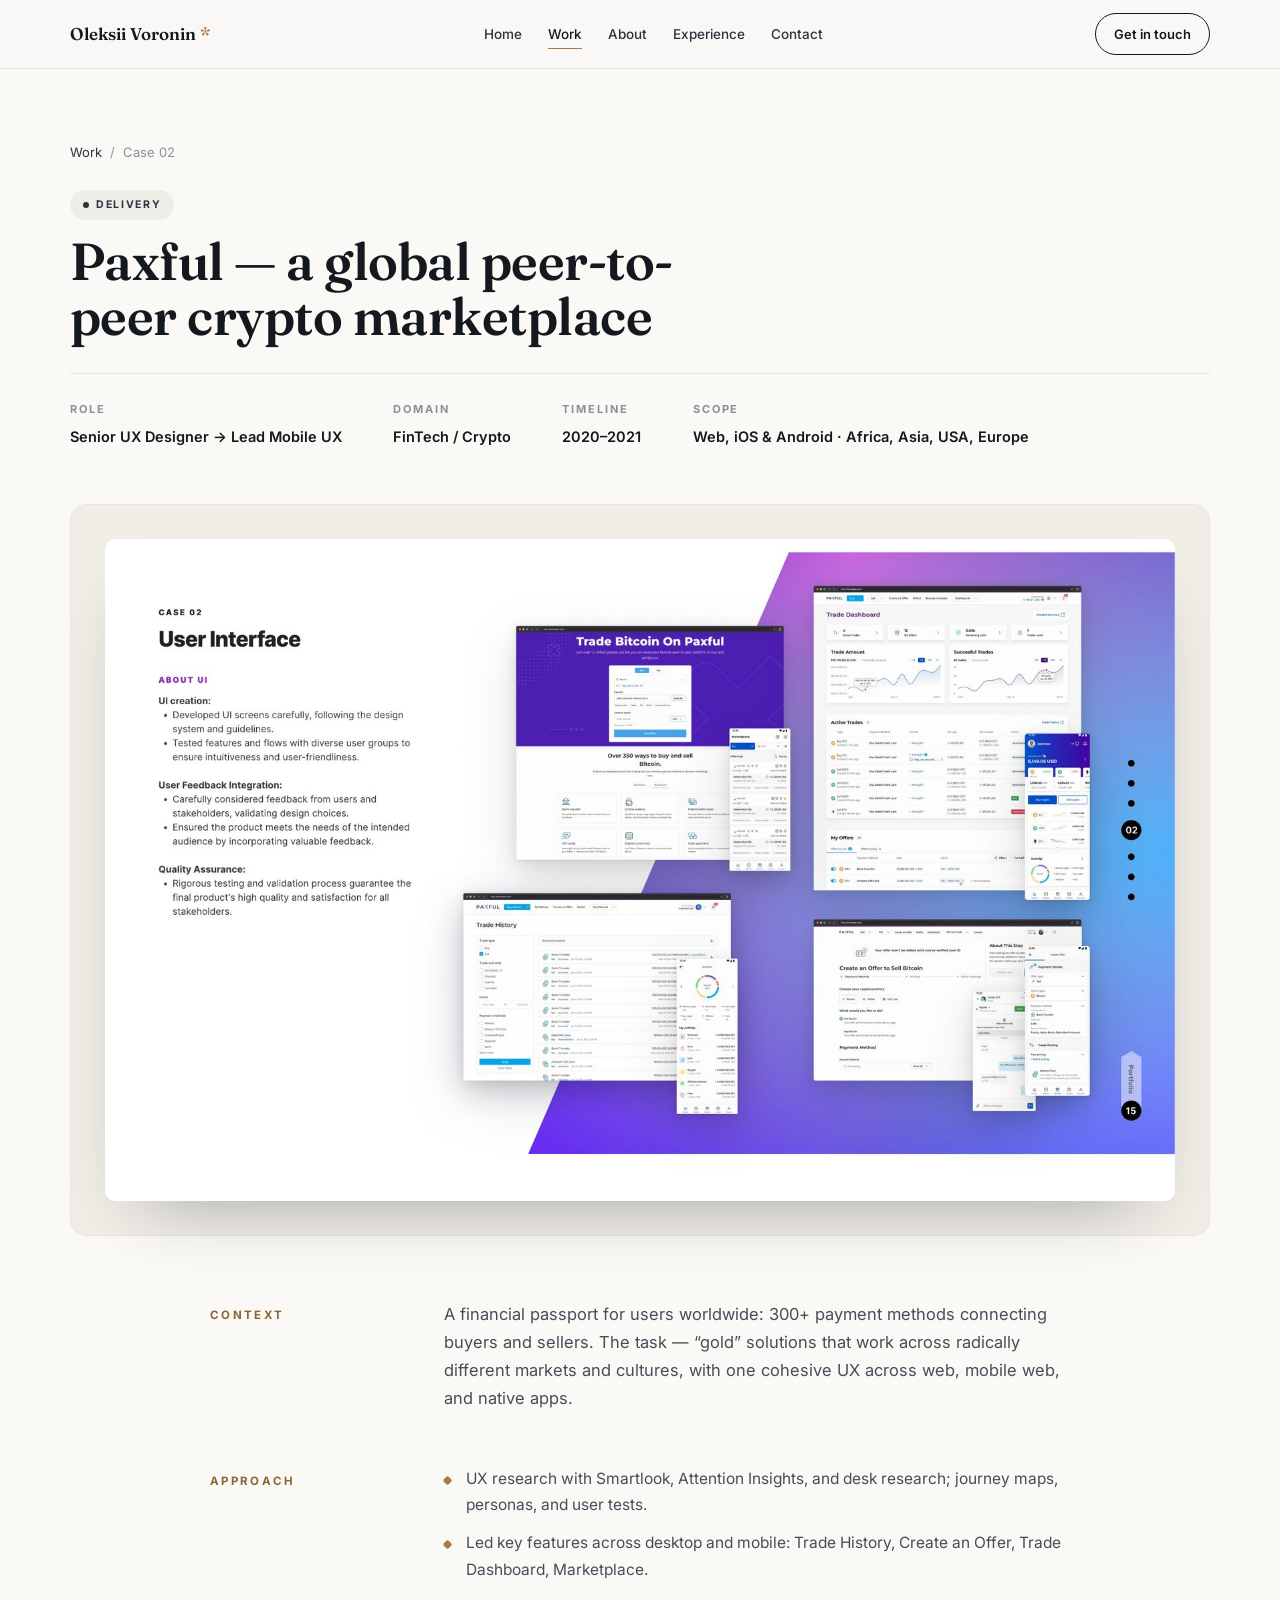
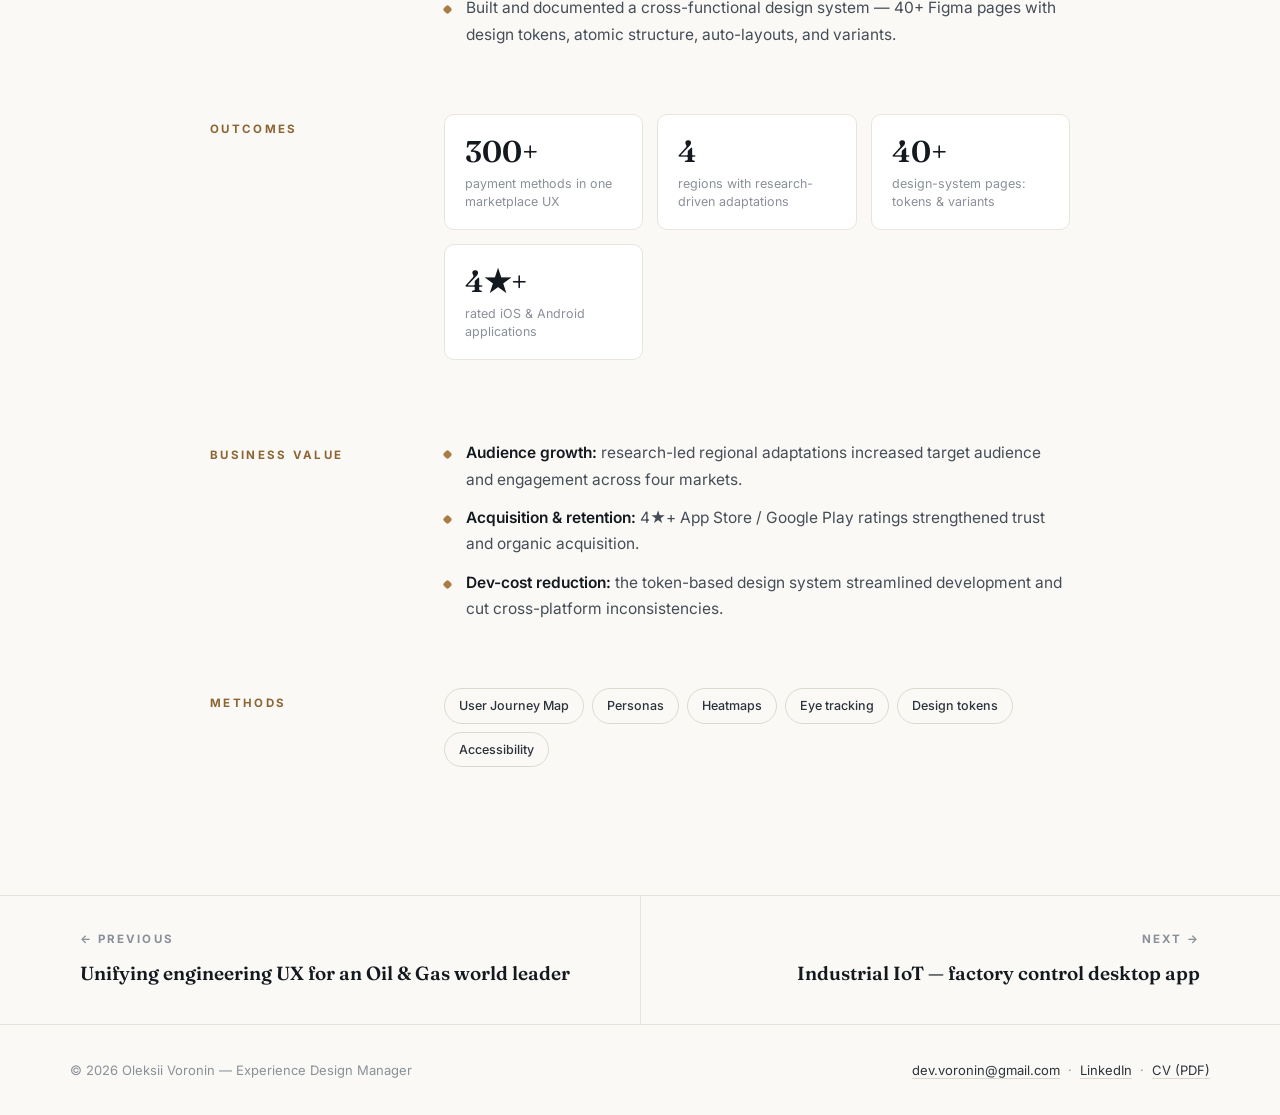
<file: cases/case-02.html>
<!DOCTYPE html>
<html lang="en">
<head>
<meta charset="utf-8"><meta name="viewport" content="width=device-width, initial-scale=1">
<title>Paxful — a global peer-to-peer crypto marketplace — Oleksii Voronin</title>
<meta name="description" content="A financial passport for users worldwide: 300+ payment methods connecting buyers and sellers. The task — “gold” solutions that work across radically d">
<link rel="preconnect" href="https://fonts.googleapis.com">
<link rel="preconnect" href="https://fonts.gstatic.com" crossorigin>
<link href="https://fonts.googleapis.com/css2?family=Fraunces:opsz,wght@9..144,500;9..144,600&family=Inter:wght@400;500;600;700&display=swap" rel="stylesheet">
<link rel="stylesheet" href="../styles.css">
</head>
<body>
<div class="progress"></div>
<nav><div class="wrap">
  <a class="brand" href="../index.html">Oleksii Voronin <i>*</i></a>
  <div class="nav-links">
    <a  href="../index.html">Home</a>
    <a class="on" href="../portfolio.html">Work</a>
    <a href="../index.html#about">About</a>
    <a href="../index.html#experience">Experience</a>
    <a href="../index.html#contact">Contact</a>
  </div>
  <a class="nav-cta" href="mailto:dev.voronin@gmail.com?subject=Design%20opportunity&body=Hi%20Oleksii%2C%0A%0A">Get in touch</a>
</div></nav>

<section class="case-hero">
  <div class="wrap">
    <div class="crumbs rv"><a href="../portfolio.html">Work</a> <span>/</span> <span>Case 02</span></div>
    <div class="rv"><span class="badge delivery">Delivery</span></div>
    <h1 class="display rv">Paxful — a global peer-to-peer crypto marketplace</h1>
    <div class="case-facts rv">
      <div class="cf"><div class="l">Role</div><div class="v">Senior UX Designer → Lead Mobile UX</div></div>
      <div class="cf"><div class="l">Domain</div><div class="v">FinTech / Crypto</div></div>
      <div class="cf"><div class="l">Timeline</div><div class="v">2020–2021</div></div>
      <div class="cf"><div class="l">Scope</div><div class="v">Web, iOS & Android · Africa, Asia, USA, Europe</div></div>
    </div>
  </div>
</section>
<div class="case-cover"><div class="wrap rv">
  <div class="mat-lg"><div class="shotwrap"><img src="../img/case-02.jpg" alt="Paxful — a global peer-to-peer crypto marketplace — design showcase"></div></div>
</div></div>
<section class="case-body" style="padding-top:24px;">
  <div class="wrap-n">
    <div class="cb-grid rv"><div class="cl">Context</div><p>A financial passport for users worldwide: 300+ payment methods connecting buyers and sellers. The task — “gold” solutions that work across radically different markets and cultures, with one cohesive UX across web, mobile web, and native apps.</p></div>
    <div class="cb-grid rv"><div class="cl">Approach</div><ul class="dots"><li>UX research with Smartlook, Attention Insights, and desk research; journey maps, personas, and user tests.</li><li>Led key features across desktop and mobile: Trade History, Create an Offer, Trade Dashboard, Marketplace.</li><li>Built and documented a cross-functional design system — 40+ Figma pages with design tokens, atomic structure, auto-layouts, and variants.</li></ul></div>
    <div class="cb-grid rv"><div class="cl">Outcomes</div><div class="mrow" style="margin-bottom:26px;"><div class="mcell rv"><div class="n">300+</div><div class="t">payment methods in one marketplace UX</div></div><div class="mcell rv"><div class="n">4</div><div class="t">regions with research-driven adaptations</div></div><div class="mcell rv"><div class="n">40+</div><div class="t">design-system pages: tokens & variants</div></div><div class="mcell rv"><div class="n">4★+</div><div class="t">rated iOS & Android applications</div></div></div></div>
    <div class="cb-grid rv"><div class="cl">Business value</div><ul class="dots"><li><b>Audience growth:</b> research-led regional adaptations increased target audience and engagement across four markets.</li><li><b>Acquisition &amp; retention:</b> 4★+ App Store / Google Play ratings strengthened trust and organic acquisition.</li><li><b>Dev-cost reduction:</b> the token-based design system streamlined development and cut cross-platform inconsistencies.</li></ul></div>
    <div class="cb-grid rv"><div class="cl">Methods</div><div class="tags"><span class="tag">User Journey Map</span><span class="tag">Personas</span><span class="tag">Heatmaps</span><span class="tag">Eye tracking</span><span class="tag">Design tokens</span><span class="tag">Accessibility</span></div></div>
  </div>
</section>
<div class="case-nav"><div class="wrap">
  <a class="cn" href="case-01.html"><span class="d">← Previous</span><span class="t">Unifying engineering UX for an Oil & Gas world leader</span></a>
  <a class="cn next" href="case-03.html"><span class="d">Next →</span><span class="t">Industrial IoT — factory control desktop app</span></a>
</div></div>
<footer><div class="wrap">
  <div class="small">© 2026 Oleksii Voronin — Experience Design Manager</div>
  <div class="small"><a href="mailto:dev.voronin@gmail.com">dev.voronin@gmail.com</a> &nbsp;·&nbsp; <a href="https://www.linkedin.com/in/oleksii-voronin-4502726b" target="_blank" rel="noopener">LinkedIn</a> &nbsp;·&nbsp; <a href="../Oleksii_Voronin_CV.pdf" download>CV (PDF)</a></div>
</div></footer>
<script src="../site.js"></script>
</body></html>
</file>
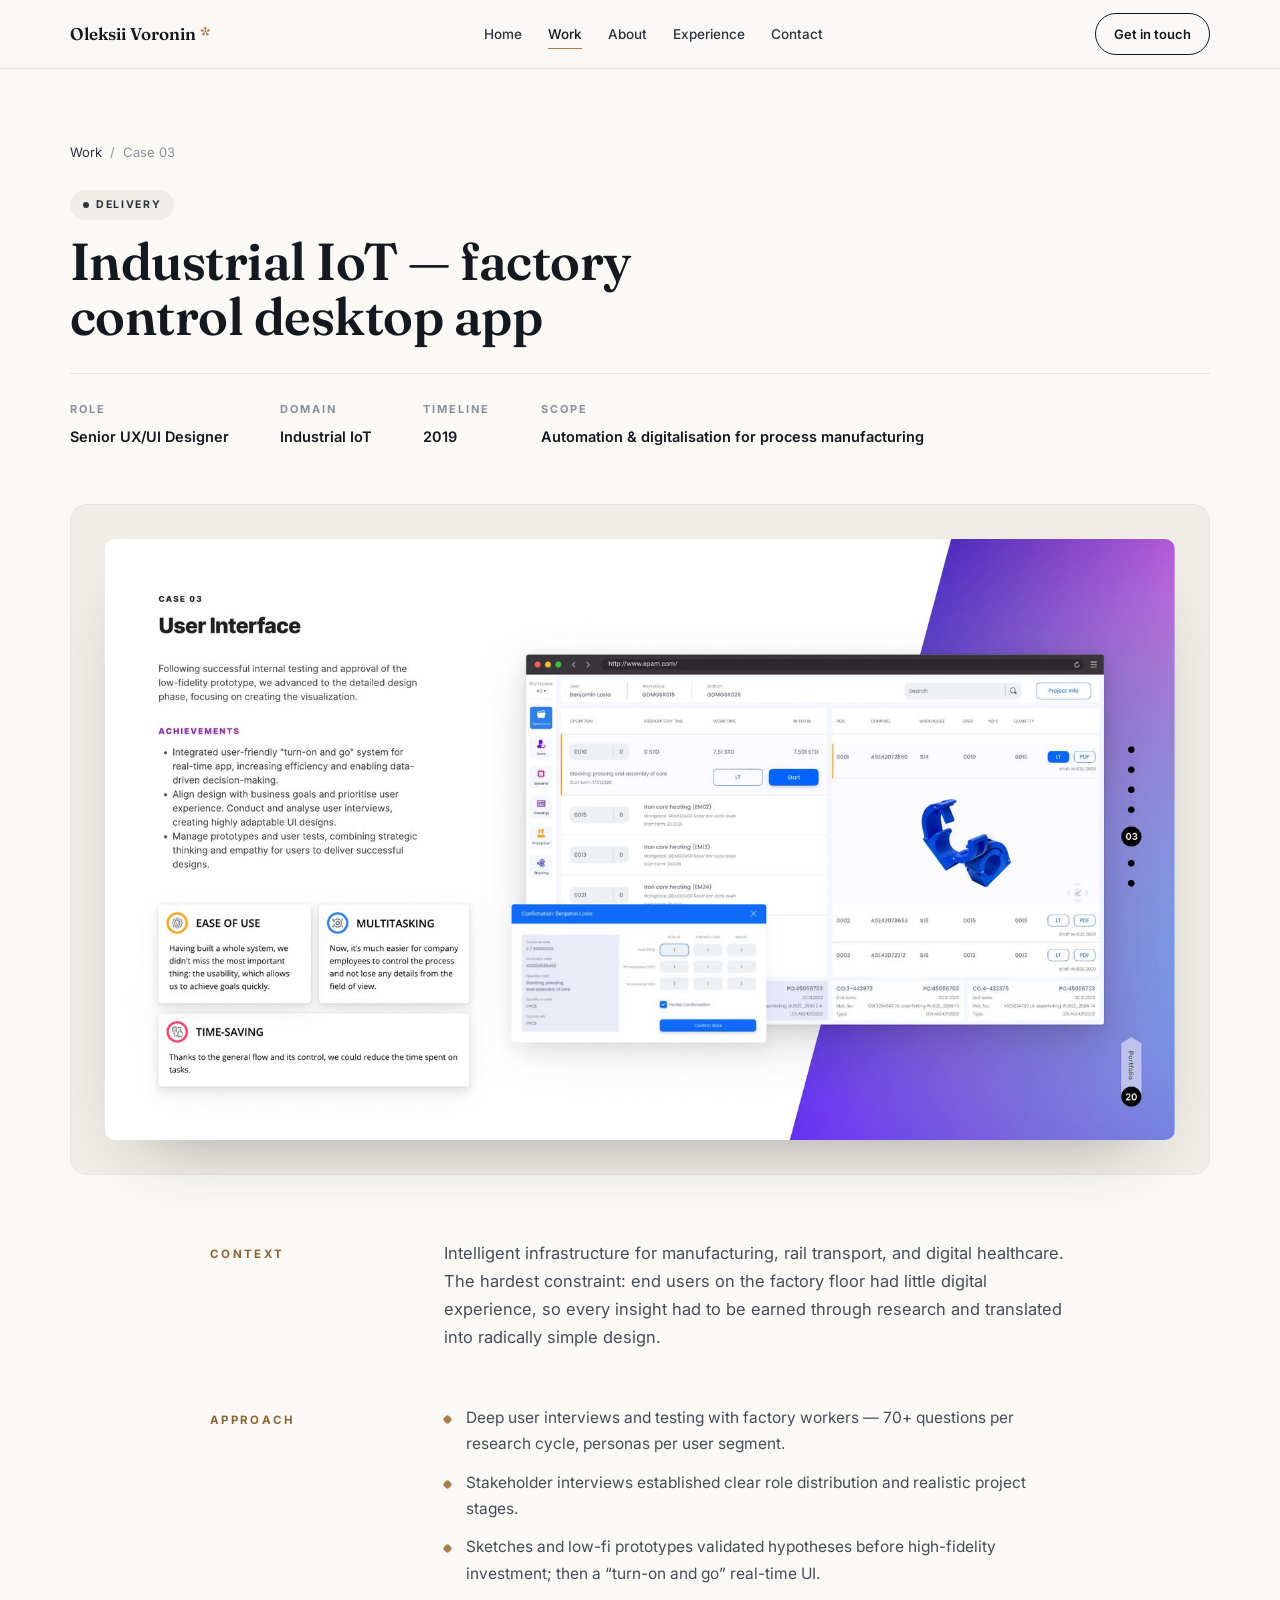
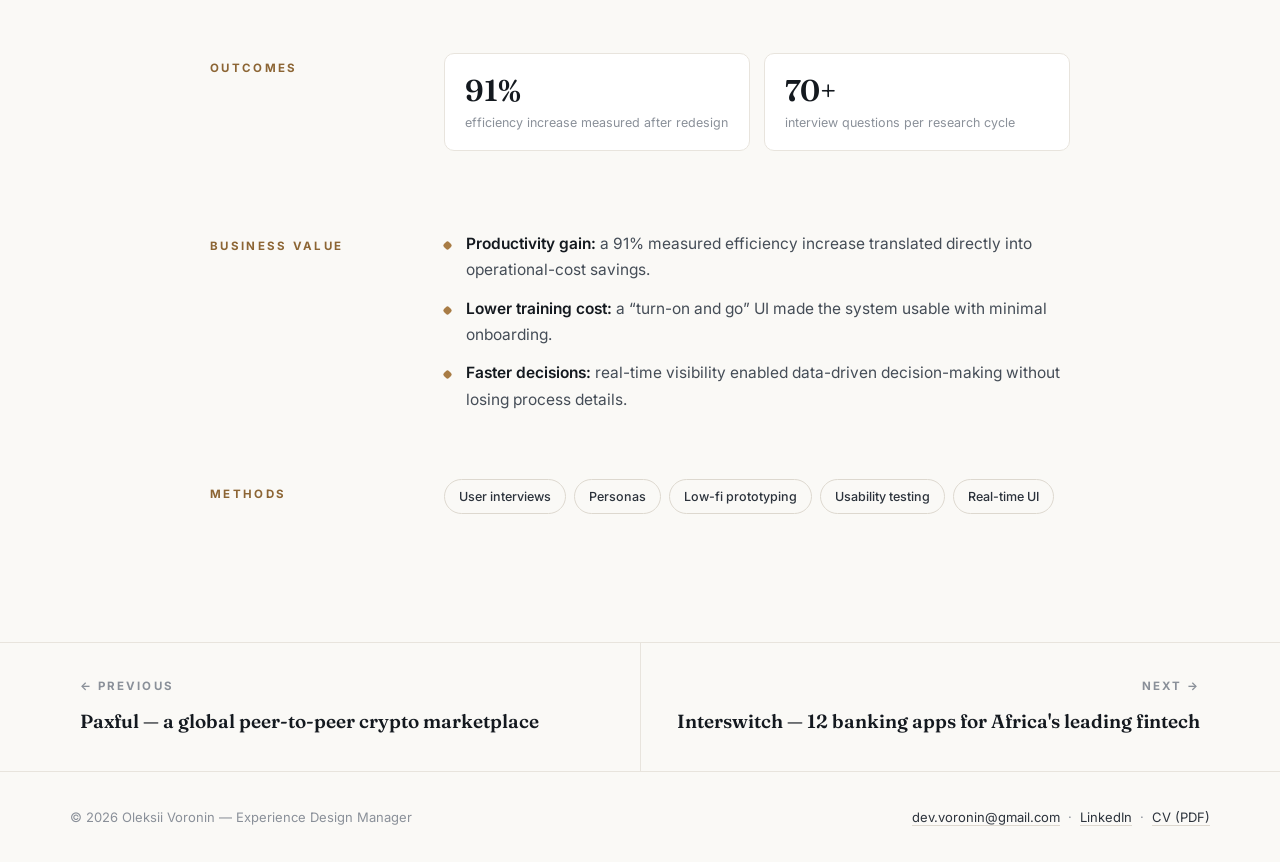
<file: cases/case-03.html>
<!DOCTYPE html>
<html lang="en">
<head>
<meta charset="utf-8"><meta name="viewport" content="width=device-width, initial-scale=1">
<title>Industrial IoT — factory control desktop app — Oleksii Voronin</title>
<meta name="description" content="Intelligent infrastructure for manufacturing, rail transport, and digital healthcare. The hardest constraint: end users on the factory floor had littl">
<link rel="preconnect" href="https://fonts.googleapis.com">
<link rel="preconnect" href="https://fonts.gstatic.com" crossorigin>
<link href="https://fonts.googleapis.com/css2?family=Fraunces:opsz,wght@9..144,500;9..144,600&family=Inter:wght@400;500;600;700&display=swap" rel="stylesheet">
<link rel="stylesheet" href="../styles.css">
</head>
<body>
<div class="progress"></div>
<nav><div class="wrap">
  <a class="brand" href="../index.html">Oleksii Voronin <i>*</i></a>
  <div class="nav-links">
    <a  href="../index.html">Home</a>
    <a class="on" href="../portfolio.html">Work</a>
    <a href="../index.html#about">About</a>
    <a href="../index.html#experience">Experience</a>
    <a href="../index.html#contact">Contact</a>
  </div>
  <a class="nav-cta" href="mailto:dev.voronin@gmail.com?subject=Design%20opportunity&body=Hi%20Oleksii%2C%0A%0A">Get in touch</a>
</div></nav>

<section class="case-hero">
  <div class="wrap">
    <div class="crumbs rv"><a href="../portfolio.html">Work</a> <span>/</span> <span>Case 03</span></div>
    <div class="rv"><span class="badge delivery">Delivery</span></div>
    <h1 class="display rv">Industrial IoT — factory control desktop app</h1>
    <div class="case-facts rv">
      <div class="cf"><div class="l">Role</div><div class="v">Senior UX/UI Designer</div></div>
      <div class="cf"><div class="l">Domain</div><div class="v">Industrial IoT</div></div>
      <div class="cf"><div class="l">Timeline</div><div class="v">2019</div></div>
      <div class="cf"><div class="l">Scope</div><div class="v">Automation & digitalisation for process manufacturing</div></div>
    </div>
  </div>
</section>
<div class="case-cover"><div class="wrap rv">
  <div class="mat-lg"><div class="shotwrap"><img src="../img/case-03.jpg" alt="Industrial IoT — factory control desktop app — design showcase"></div></div>
</div></div>
<section class="case-body" style="padding-top:24px;">
  <div class="wrap-n">
    <div class="cb-grid rv"><div class="cl">Context</div><p>Intelligent infrastructure for manufacturing, rail transport, and digital healthcare. The hardest constraint: end users on the factory floor had little digital experience, so every insight had to be earned through research and translated into radically simple design.</p></div>
    <div class="cb-grid rv"><div class="cl">Approach</div><ul class="dots"><li>Deep user interviews and testing with factory workers — 70+ questions per research cycle, personas per user segment.</li><li>Stakeholder interviews established clear role distribution and realistic project stages.</li><li>Sketches and low-fi prototypes validated hypotheses before high-fidelity investment; then a “turn-on and go” real-time UI.</li></ul></div>
    <div class="cb-grid rv"><div class="cl">Outcomes</div><div class="mrow" style="margin-bottom:26px;"><div class="mcell rv"><div class="n">91%</div><div class="t">efficiency increase measured after redesign</div></div><div class="mcell rv"><div class="n">70+</div><div class="t">interview questions per research cycle</div></div></div></div>
    <div class="cb-grid rv"><div class="cl">Business value</div><ul class="dots"><li><b>Productivity gain:</b> a 91% measured efficiency increase translated directly into operational-cost savings.</li><li><b>Lower training cost:</b> a “turn-on and go” UI made the system usable with minimal onboarding.</li><li><b>Faster decisions:</b> real-time visibility enabled data-driven decision-making without losing process details.</li></ul></div>
    <div class="cb-grid rv"><div class="cl">Methods</div><div class="tags"><span class="tag">User interviews</span><span class="tag">Personas</span><span class="tag">Low-fi prototyping</span><span class="tag">Usability testing</span><span class="tag">Real-time UI</span></div></div>
  </div>
</section>
<div class="case-nav"><div class="wrap">
  <a class="cn" href="case-02.html"><span class="d">← Previous</span><span class="t">Paxful — a global peer-to-peer crypto marketplace</span></a>
  <a class="cn next" href="case-04.html"><span class="d">Next →</span><span class="t">Interswitch — 12 banking apps for Africa's leading fintech</span></a>
</div></div>
<footer><div class="wrap">
  <div class="small">© 2026 Oleksii Voronin — Experience Design Manager</div>
  <div class="small"><a href="mailto:dev.voronin@gmail.com">dev.voronin@gmail.com</a> &nbsp;·&nbsp; <a href="https://www.linkedin.com/in/oleksii-voronin-4502726b" target="_blank" rel="noopener">LinkedIn</a> &nbsp;·&nbsp; <a href="../Oleksii_Voronin_CV.pdf" download>CV (PDF)</a></div>
</div></footer>
<script src="../site.js"></script>
</body></html>
</file>
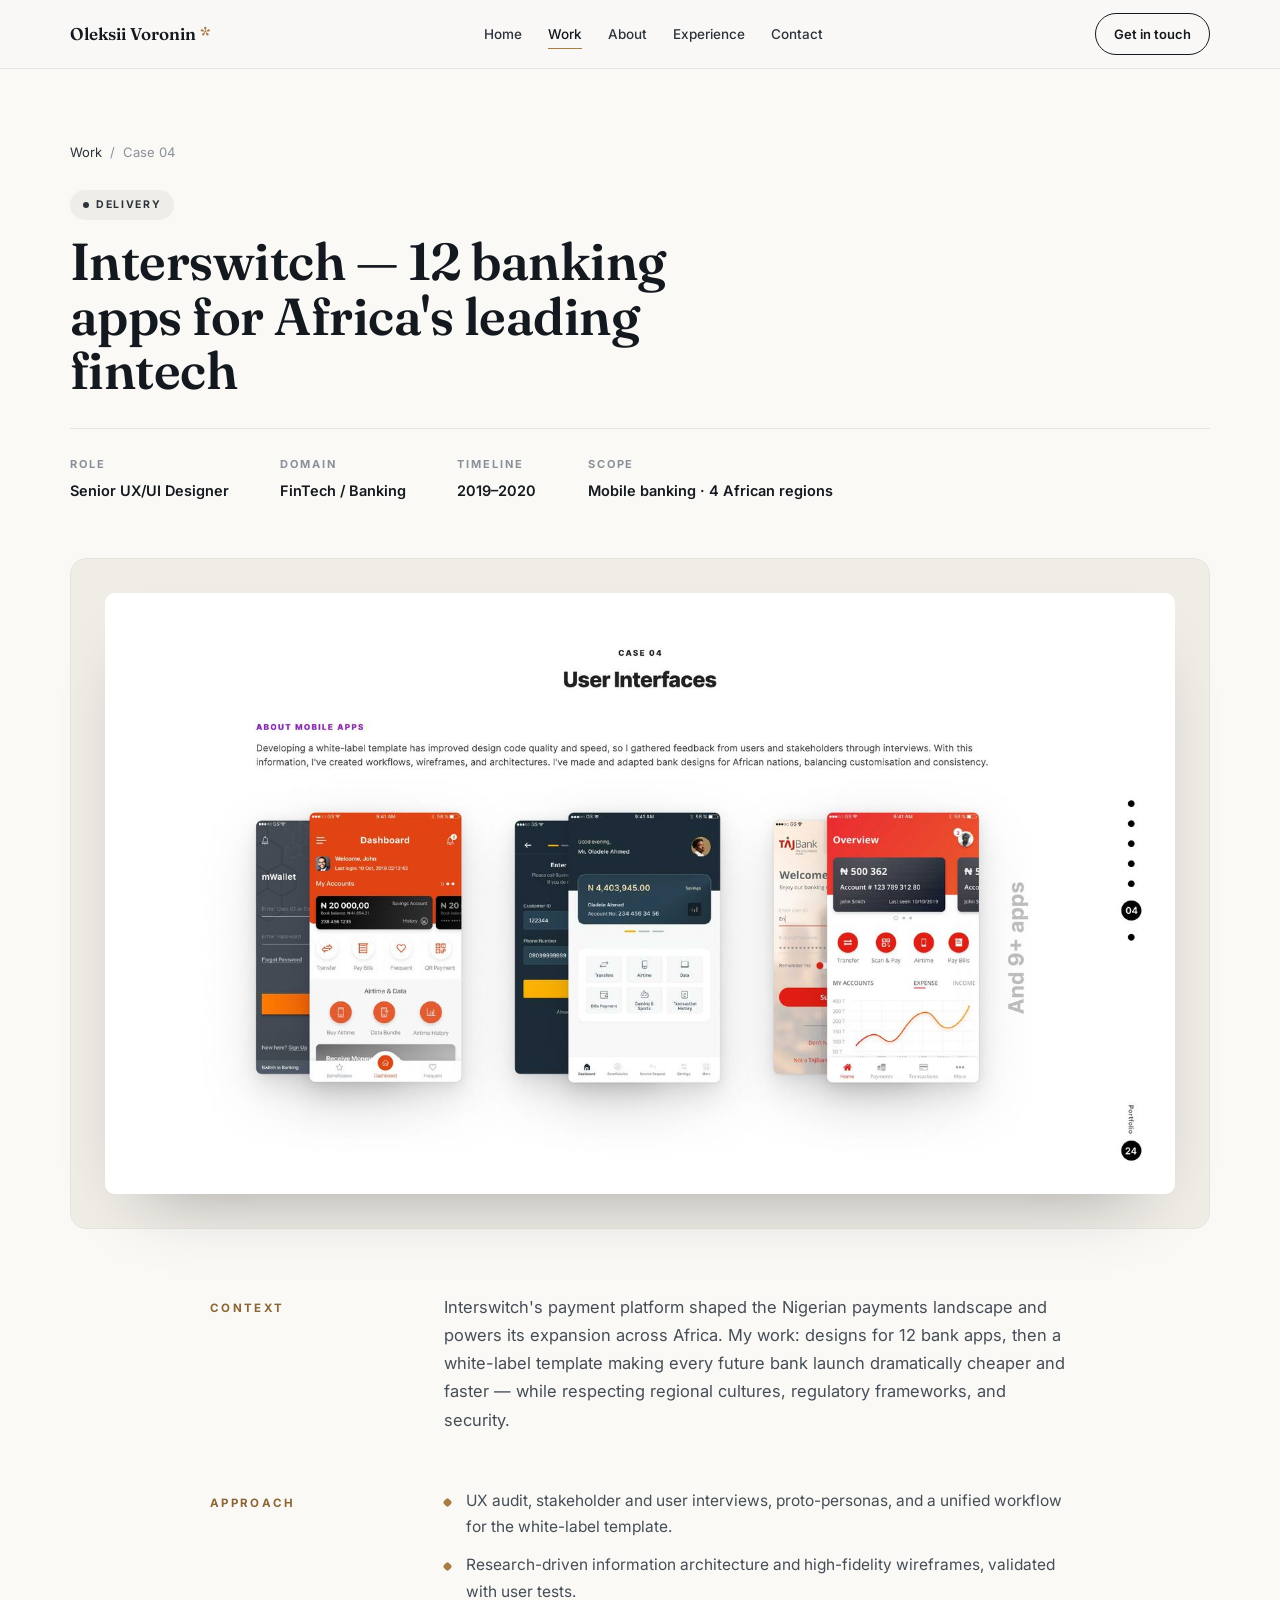
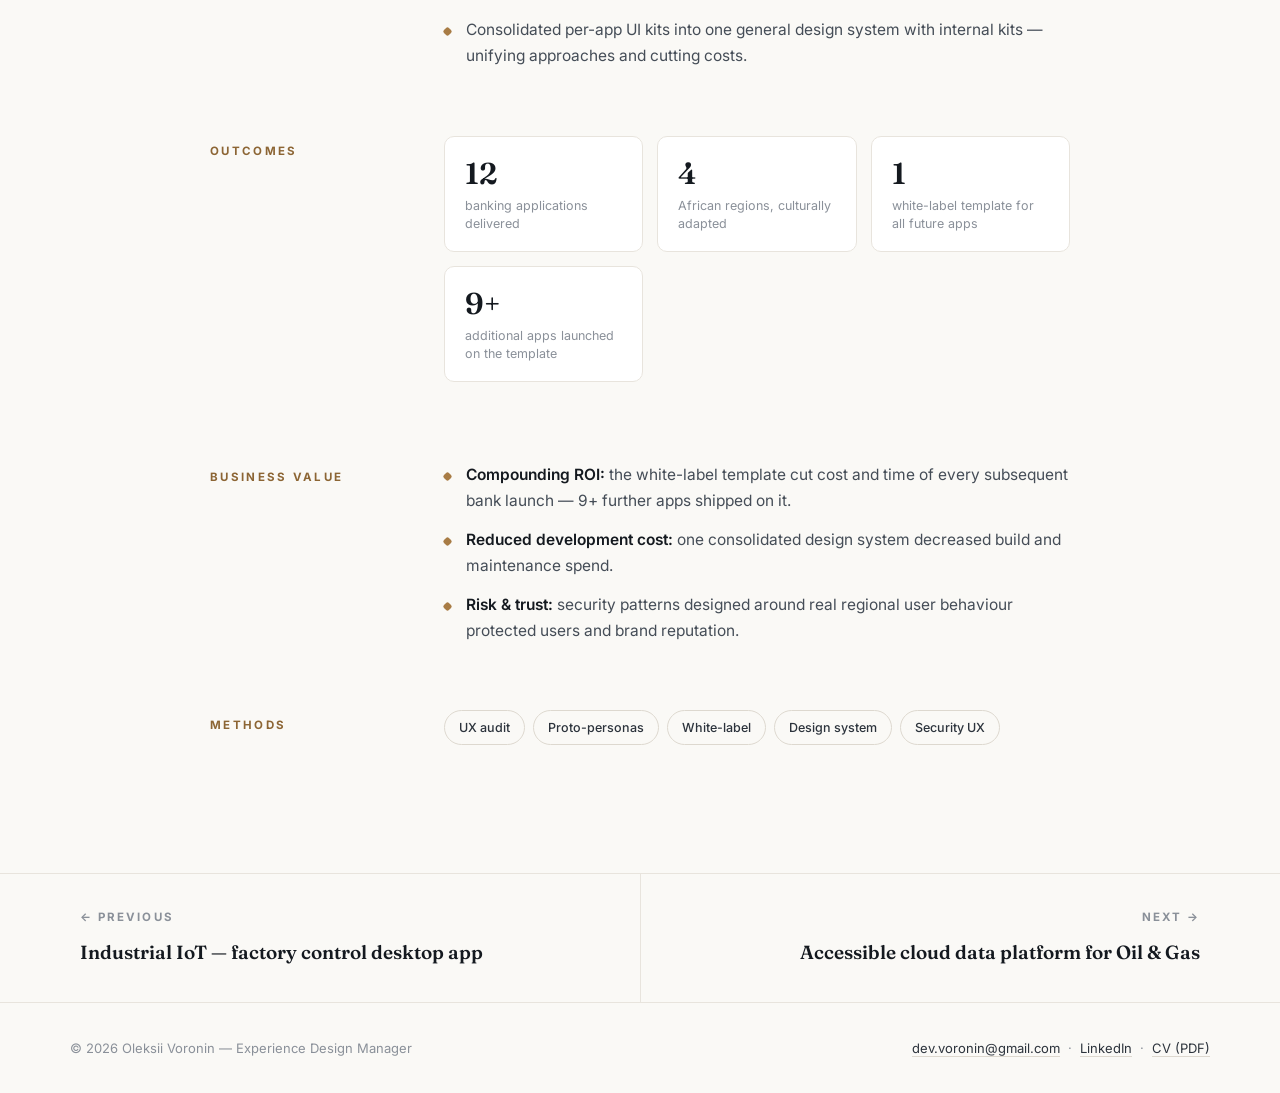
<file: cases/case-04.html>
<!DOCTYPE html>
<html lang="en">
<head>
<meta charset="utf-8"><meta name="viewport" content="width=device-width, initial-scale=1">
<title>Interswitch — 12 banking apps for Africa's leading fintech — Oleksii Voronin</title>
<meta name="description" content="Interswitch&#x27;s payment platform shaped the Nigerian payments landscape and powers its expansion across Africa. My work: designs for 12 bank apps, then ">
<link rel="preconnect" href="https://fonts.googleapis.com">
<link rel="preconnect" href="https://fonts.gstatic.com" crossorigin>
<link href="https://fonts.googleapis.com/css2?family=Fraunces:opsz,wght@9..144,500;9..144,600&family=Inter:wght@400;500;600;700&display=swap" rel="stylesheet">
<link rel="stylesheet" href="../styles.css">
</head>
<body>
<div class="progress"></div>
<nav><div class="wrap">
  <a class="brand" href="../index.html">Oleksii Voronin <i>*</i></a>
  <div class="nav-links">
    <a  href="../index.html">Home</a>
    <a class="on" href="../portfolio.html">Work</a>
    <a href="../index.html#about">About</a>
    <a href="../index.html#experience">Experience</a>
    <a href="../index.html#contact">Contact</a>
  </div>
  <a class="nav-cta" href="mailto:dev.voronin@gmail.com?subject=Design%20opportunity&body=Hi%20Oleksii%2C%0A%0A">Get in touch</a>
</div></nav>

<section class="case-hero">
  <div class="wrap">
    <div class="crumbs rv"><a href="../portfolio.html">Work</a> <span>/</span> <span>Case 04</span></div>
    <div class="rv"><span class="badge delivery">Delivery</span></div>
    <h1 class="display rv">Interswitch — 12 banking apps for Africa's leading fintech</h1>
    <div class="case-facts rv">
      <div class="cf"><div class="l">Role</div><div class="v">Senior UX/UI Designer</div></div>
      <div class="cf"><div class="l">Domain</div><div class="v">FinTech / Banking</div></div>
      <div class="cf"><div class="l">Timeline</div><div class="v">2019–2020</div></div>
      <div class="cf"><div class="l">Scope</div><div class="v">Mobile banking · 4 African regions</div></div>
    </div>
  </div>
</section>
<div class="case-cover"><div class="wrap rv">
  <div class="mat-lg"><div class="shotwrap"><img src="../img/case-04.jpg" alt="Interswitch — 12 banking apps for Africa&#x27;s leading fintech — design showcase"></div></div>
</div></div>
<section class="case-body" style="padding-top:24px;">
  <div class="wrap-n">
    <div class="cb-grid rv"><div class="cl">Context</div><p>Interswitch's payment platform shaped the Nigerian payments landscape and powers its expansion across Africa. My work: designs for 12 bank apps, then a white-label template making every future bank launch dramatically cheaper and faster — while respecting regional cultures, regulatory frameworks, and security.</p></div>
    <div class="cb-grid rv"><div class="cl">Approach</div><ul class="dots"><li>UX audit, stakeholder and user interviews, proto-personas, and a unified workflow for the white-label template.</li><li>Research-driven information architecture and high-fidelity wireframes, validated with user tests.</li><li>Consolidated per-app UI kits into one general design system with internal kits — unifying approaches and cutting costs.</li></ul></div>
    <div class="cb-grid rv"><div class="cl">Outcomes</div><div class="mrow" style="margin-bottom:26px;"><div class="mcell rv"><div class="n">12</div><div class="t">banking applications delivered</div></div><div class="mcell rv"><div class="n">4</div><div class="t">African regions, culturally adapted</div></div><div class="mcell rv"><div class="n">1</div><div class="t">white-label template for all future apps</div></div><div class="mcell rv"><div class="n">9+</div><div class="t">additional apps launched on the template</div></div></div></div>
    <div class="cb-grid rv"><div class="cl">Business value</div><ul class="dots"><li><b>Compounding ROI:</b> the white-label template cut cost and time of every subsequent bank launch — 9+ further apps shipped on it.</li><li><b>Reduced development cost:</b> one consolidated design system decreased build and maintenance spend.</li><li><b>Risk &amp; trust:</b> security patterns designed around real regional user behaviour protected users and brand reputation.</li></ul></div>
    <div class="cb-grid rv"><div class="cl">Methods</div><div class="tags"><span class="tag">UX audit</span><span class="tag">Proto-personas</span><span class="tag">White-label</span><span class="tag">Design system</span><span class="tag">Security UX</span></div></div>
  </div>
</section>
<div class="case-nav"><div class="wrap">
  <a class="cn" href="case-03.html"><span class="d">← Previous</span><span class="t">Industrial IoT — factory control desktop app</span></a>
  <a class="cn next" href="case-05.html"><span class="d">Next →</span><span class="t">Accessible cloud data platform for Oil & Gas</span></a>
</div></div>
<footer><div class="wrap">
  <div class="small">© 2026 Oleksii Voronin — Experience Design Manager</div>
  <div class="small"><a href="mailto:dev.voronin@gmail.com">dev.voronin@gmail.com</a> &nbsp;·&nbsp; <a href="https://www.linkedin.com/in/oleksii-voronin-4502726b" target="_blank" rel="noopener">LinkedIn</a> &nbsp;·&nbsp; <a href="../Oleksii_Voronin_CV.pdf" download>CV (PDF)</a></div>
</div></footer>
<script src="../site.js"></script>
</body></html>
</file>
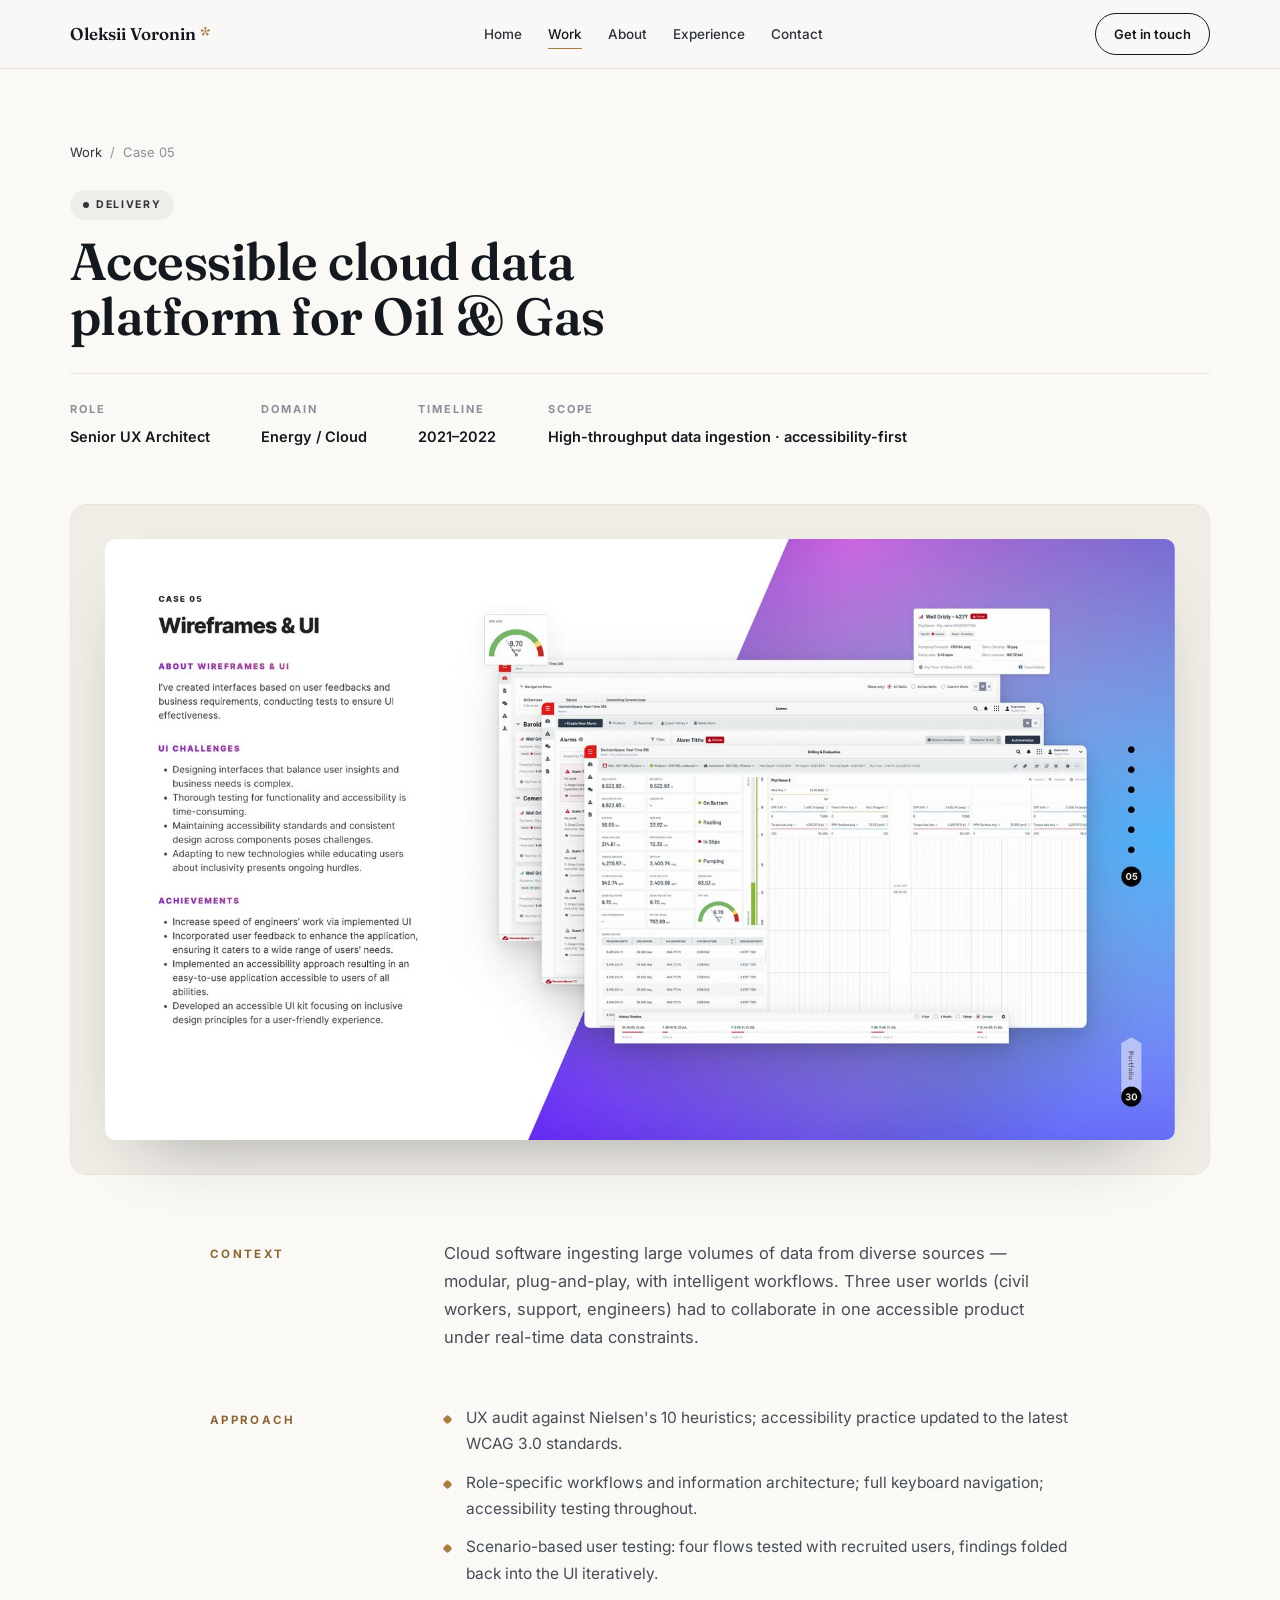
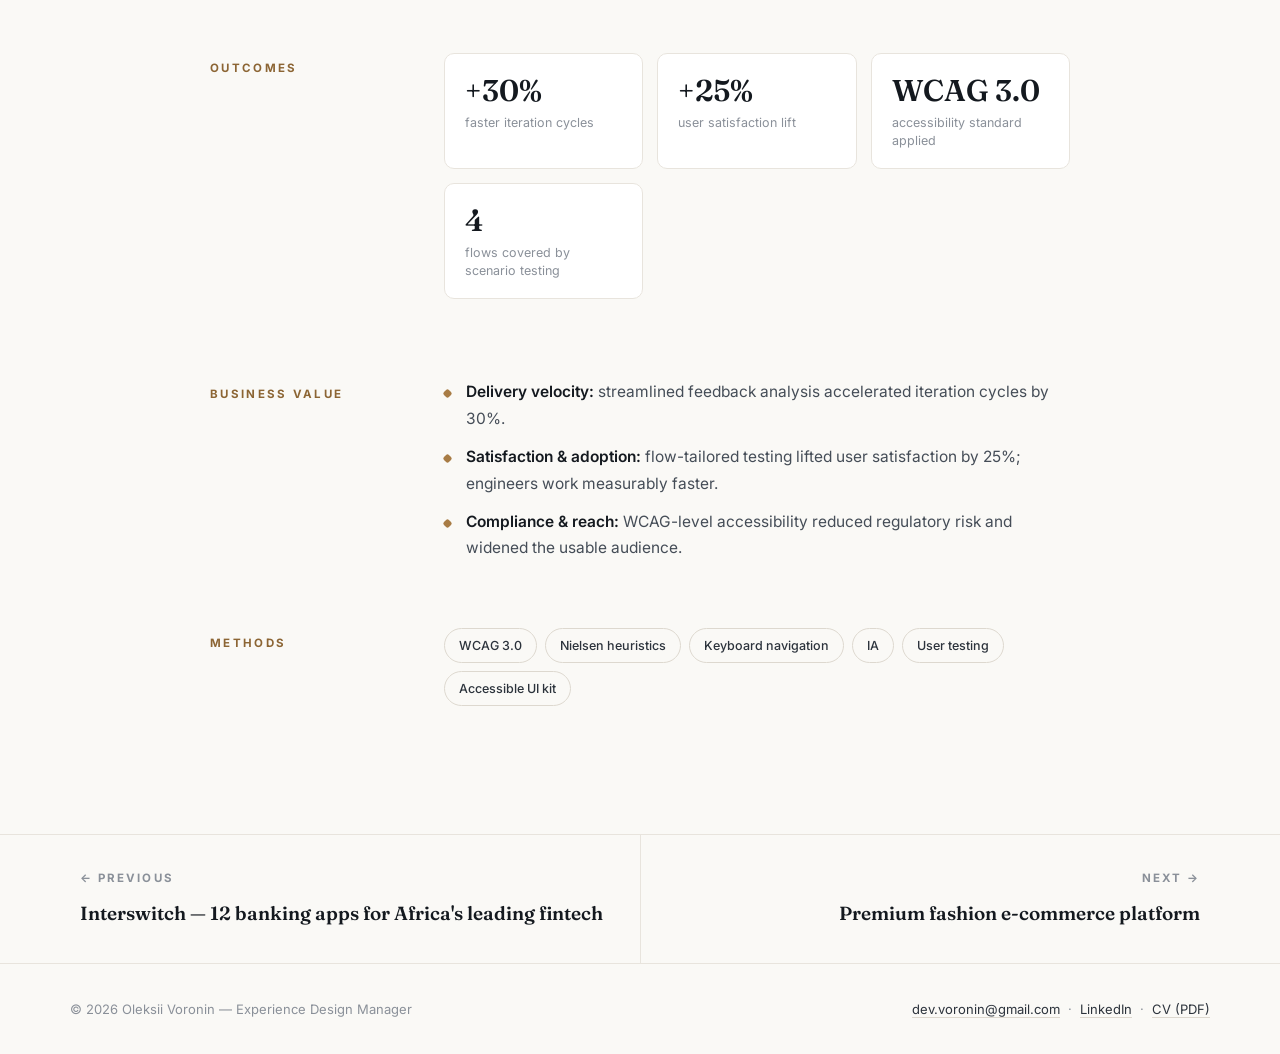
<file: cases/case-05.html>
<!DOCTYPE html>
<html lang="en">
<head>
<meta charset="utf-8"><meta name="viewport" content="width=device-width, initial-scale=1">
<title>Accessible cloud data platform for Oil & Gas — Oleksii Voronin</title>
<meta name="description" content="Cloud software ingesting large volumes of data from diverse sources — modular, plug-and-play, with intelligent workflows. Three user worlds (civil wor">
<link rel="preconnect" href="https://fonts.googleapis.com">
<link rel="preconnect" href="https://fonts.gstatic.com" crossorigin>
<link href="https://fonts.googleapis.com/css2?family=Fraunces:opsz,wght@9..144,500;9..144,600&family=Inter:wght@400;500;600;700&display=swap" rel="stylesheet">
<link rel="stylesheet" href="../styles.css">
</head>
<body>
<div class="progress"></div>
<nav><div class="wrap">
  <a class="brand" href="../index.html">Oleksii Voronin <i>*</i></a>
  <div class="nav-links">
    <a  href="../index.html">Home</a>
    <a class="on" href="../portfolio.html">Work</a>
    <a href="../index.html#about">About</a>
    <a href="../index.html#experience">Experience</a>
    <a href="../index.html#contact">Contact</a>
  </div>
  <a class="nav-cta" href="mailto:dev.voronin@gmail.com?subject=Design%20opportunity&body=Hi%20Oleksii%2C%0A%0A">Get in touch</a>
</div></nav>

<section class="case-hero">
  <div class="wrap">
    <div class="crumbs rv"><a href="../portfolio.html">Work</a> <span>/</span> <span>Case 05</span></div>
    <div class="rv"><span class="badge delivery">Delivery</span></div>
    <h1 class="display rv">Accessible cloud data platform for Oil & Gas</h1>
    <div class="case-facts rv">
      <div class="cf"><div class="l">Role</div><div class="v">Senior UX Architect</div></div>
      <div class="cf"><div class="l">Domain</div><div class="v">Energy / Cloud</div></div>
      <div class="cf"><div class="l">Timeline</div><div class="v">2021–2022</div></div>
      <div class="cf"><div class="l">Scope</div><div class="v">High-throughput data ingestion · accessibility-first</div></div>
    </div>
  </div>
</section>
<div class="case-cover"><div class="wrap rv">
  <div class="mat-lg"><div class="shotwrap"><img src="../img/case-05.jpg" alt="Accessible cloud data platform for Oil &amp; Gas — design showcase"></div></div>
</div></div>
<section class="case-body" style="padding-top:24px;">
  <div class="wrap-n">
    <div class="cb-grid rv"><div class="cl">Context</div><p>Cloud software ingesting large volumes of data from diverse sources — modular, plug-and-play, with intelligent workflows. Three user worlds (civil workers, support, engineers) had to collaborate in one accessible product under real-time data constraints.</p></div>
    <div class="cb-grid rv"><div class="cl">Approach</div><ul class="dots"><li>UX audit against Nielsen's 10 heuristics; accessibility practice updated to the latest WCAG 3.0 standards.</li><li>Role-specific workflows and information architecture; full keyboard navigation; accessibility testing throughout.</li><li>Scenario-based user testing: four flows tested with recruited users, findings folded back into the UI iteratively.</li></ul></div>
    <div class="cb-grid rv"><div class="cl">Outcomes</div><div class="mrow" style="margin-bottom:26px;"><div class="mcell rv"><div class="n">+30%</div><div class="t">faster iteration cycles</div></div><div class="mcell rv"><div class="n">+25%</div><div class="t">user satisfaction lift</div></div><div class="mcell rv"><div class="n">WCAG 3.0</div><div class="t">accessibility standard applied</div></div><div class="mcell rv"><div class="n">4</div><div class="t">flows covered by scenario testing</div></div></div></div>
    <div class="cb-grid rv"><div class="cl">Business value</div><ul class="dots"><li><b>Delivery velocity:</b> streamlined feedback analysis accelerated iteration cycles by 30%.</li><li><b>Satisfaction &amp; adoption:</b> flow-tailored testing lifted user satisfaction by 25%; engineers work measurably faster.</li><li><b>Compliance &amp; reach:</b> WCAG-level accessibility reduced regulatory risk and widened the usable audience.</li></ul></div>
    <div class="cb-grid rv"><div class="cl">Methods</div><div class="tags"><span class="tag">WCAG 3.0</span><span class="tag">Nielsen heuristics</span><span class="tag">Keyboard navigation</span><span class="tag">IA</span><span class="tag">User testing</span><span class="tag">Accessible UI kit</span></div></div>
  </div>
</section>
<div class="case-nav"><div class="wrap">
  <a class="cn" href="case-04.html"><span class="d">← Previous</span><span class="t">Interswitch — 12 banking apps for Africa's leading fintech</span></a>
  <a class="cn next" href="case-06.html"><span class="d">Next →</span><span class="t">Premium fashion e-commerce platform</span></a>
</div></div>
<footer><div class="wrap">
  <div class="small">© 2026 Oleksii Voronin — Experience Design Manager</div>
  <div class="small"><a href="mailto:dev.voronin@gmail.com">dev.voronin@gmail.com</a> &nbsp;·&nbsp; <a href="https://www.linkedin.com/in/oleksii-voronin-4502726b" target="_blank" rel="noopener">LinkedIn</a> &nbsp;·&nbsp; <a href="../Oleksii_Voronin_CV.pdf" download>CV (PDF)</a></div>
</div></footer>
<script src="../site.js"></script>
</body></html>
</file>
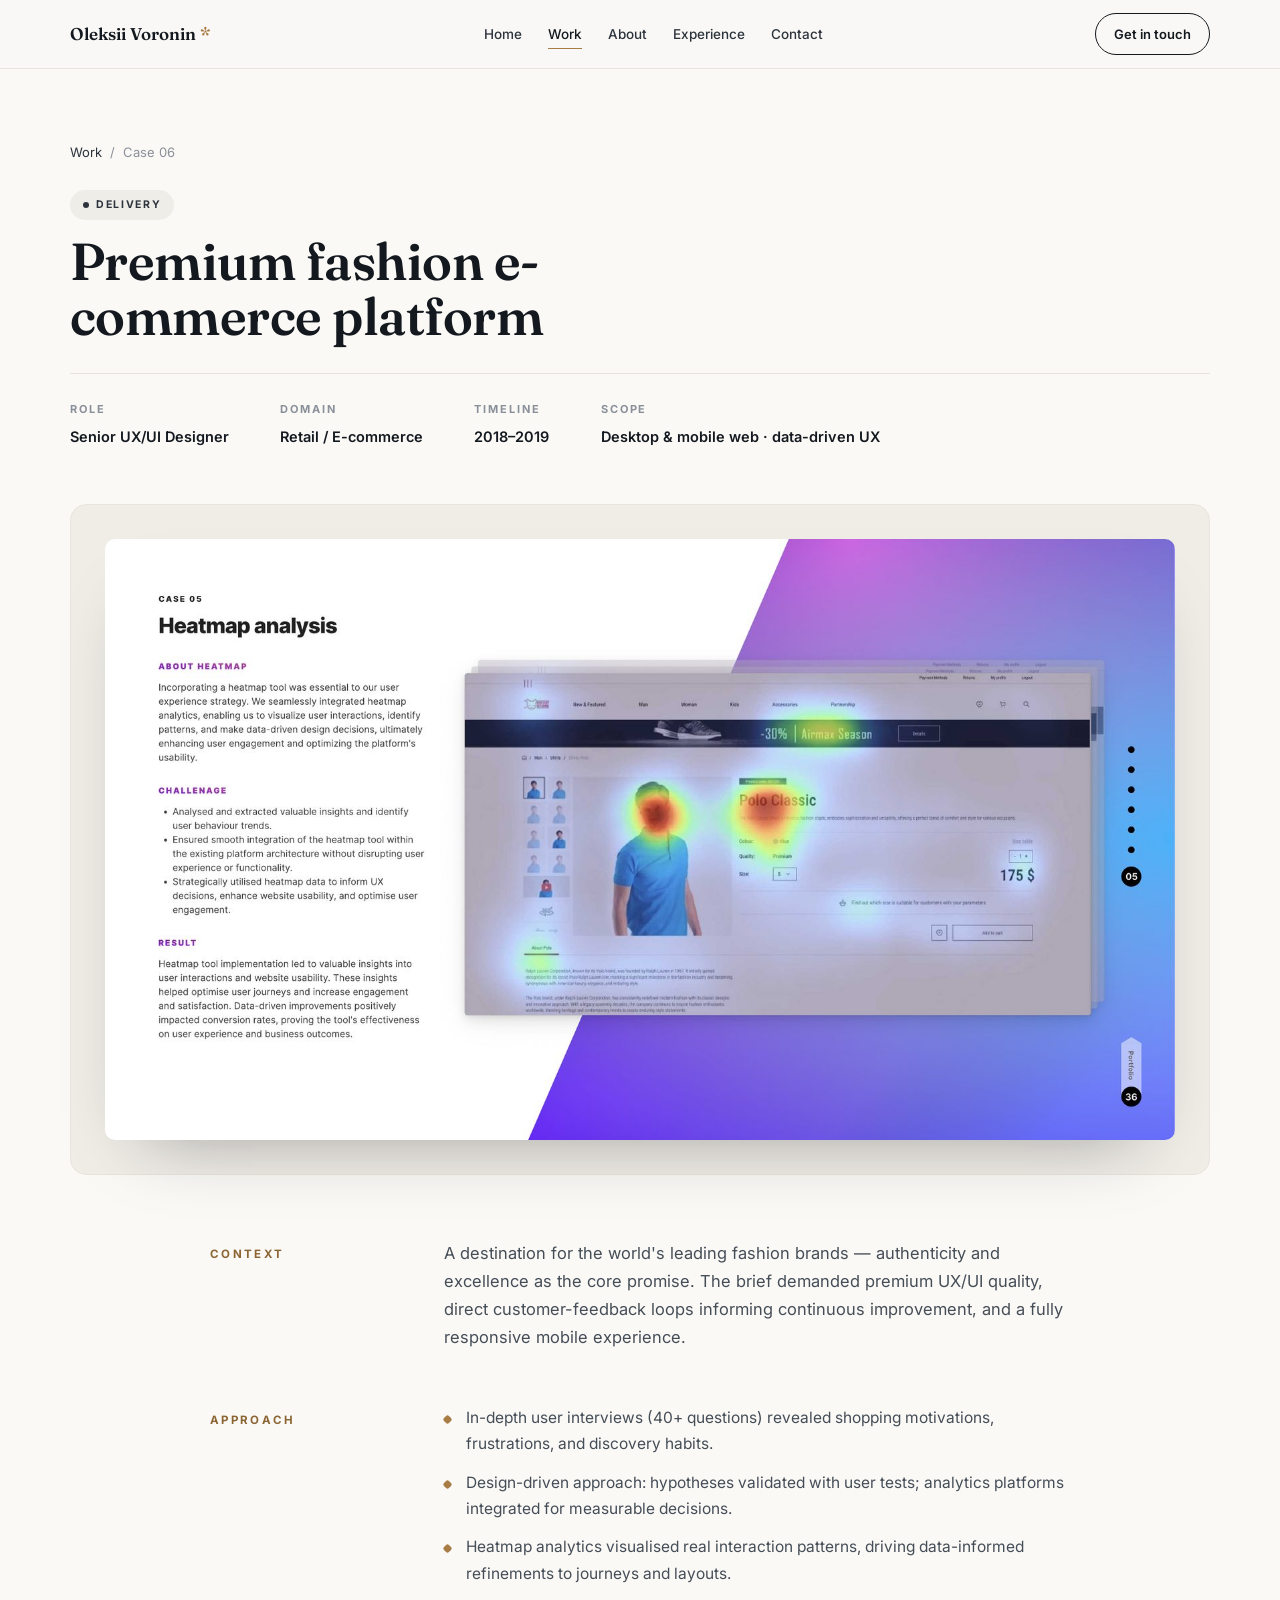
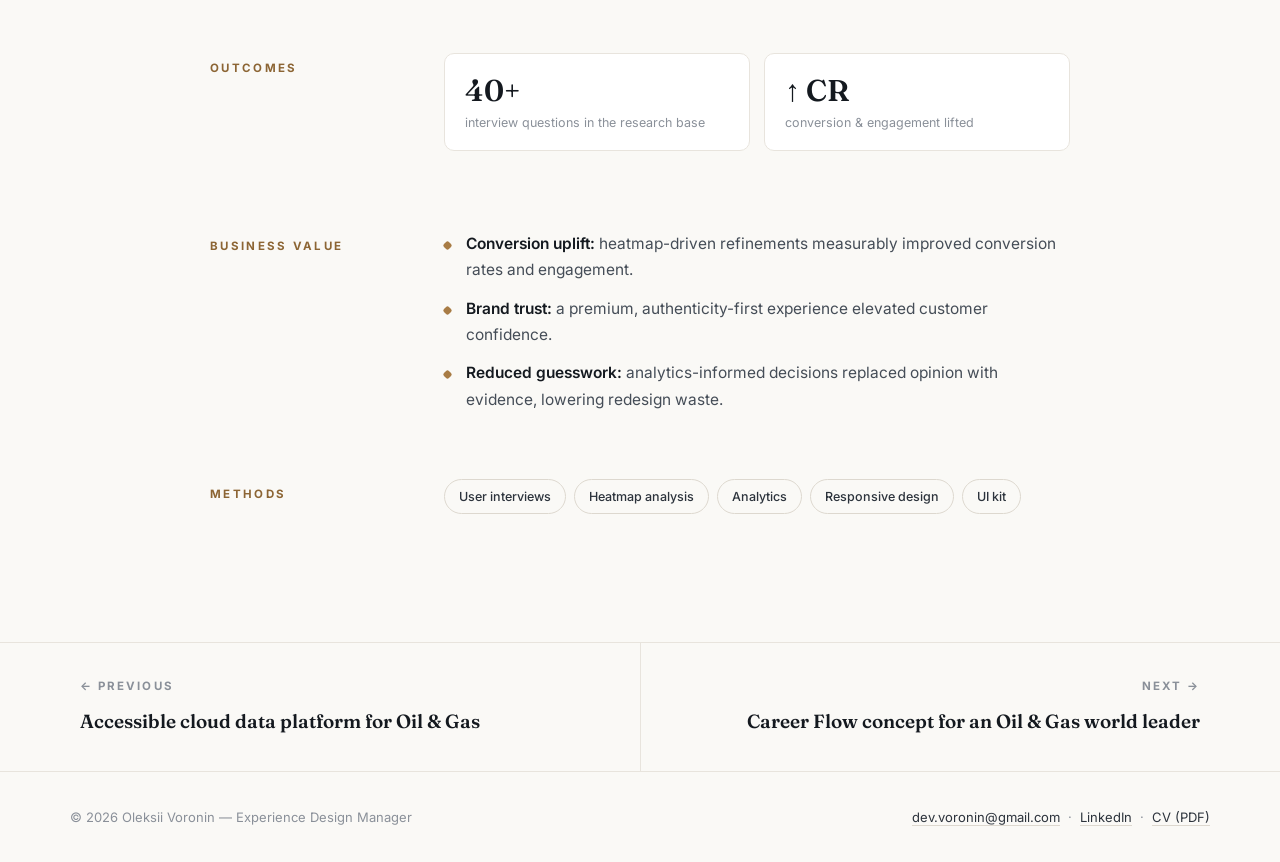
<file: cases/case-06.html>
<!DOCTYPE html>
<html lang="en">
<head>
<meta charset="utf-8"><meta name="viewport" content="width=device-width, initial-scale=1">
<title>Premium fashion e-commerce platform — Oleksii Voronin</title>
<meta name="description" content="A destination for the world&#x27;s leading fashion brands — authenticity and excellence as the core promise. The brief demanded premium UX/UI quality, dire">
<link rel="preconnect" href="https://fonts.googleapis.com">
<link rel="preconnect" href="https://fonts.gstatic.com" crossorigin>
<link href="https://fonts.googleapis.com/css2?family=Fraunces:opsz,wght@9..144,500;9..144,600&family=Inter:wght@400;500;600;700&display=swap" rel="stylesheet">
<link rel="stylesheet" href="../styles.css">
</head>
<body>
<div class="progress"></div>
<nav><div class="wrap">
  <a class="brand" href="../index.html">Oleksii Voronin <i>*</i></a>
  <div class="nav-links">
    <a  href="../index.html">Home</a>
    <a class="on" href="../portfolio.html">Work</a>
    <a href="../index.html#about">About</a>
    <a href="../index.html#experience">Experience</a>
    <a href="../index.html#contact">Contact</a>
  </div>
  <a class="nav-cta" href="mailto:dev.voronin@gmail.com?subject=Design%20opportunity&body=Hi%20Oleksii%2C%0A%0A">Get in touch</a>
</div></nav>

<section class="case-hero">
  <div class="wrap">
    <div class="crumbs rv"><a href="../portfolio.html">Work</a> <span>/</span> <span>Case 06</span></div>
    <div class="rv"><span class="badge delivery">Delivery</span></div>
    <h1 class="display rv">Premium fashion e-commerce platform</h1>
    <div class="case-facts rv">
      <div class="cf"><div class="l">Role</div><div class="v">Senior UX/UI Designer</div></div>
      <div class="cf"><div class="l">Domain</div><div class="v">Retail / E-commerce</div></div>
      <div class="cf"><div class="l">Timeline</div><div class="v">2018–2019</div></div>
      <div class="cf"><div class="l">Scope</div><div class="v">Desktop & mobile web · data-driven UX</div></div>
    </div>
  </div>
</section>
<div class="case-cover"><div class="wrap rv">
  <div class="mat-lg"><div class="shotwrap"><img src="../img/case-06.jpg" alt="Premium fashion e-commerce platform — design showcase"></div></div>
</div></div>
<section class="case-body" style="padding-top:24px;">
  <div class="wrap-n">
    <div class="cb-grid rv"><div class="cl">Context</div><p>A destination for the world's leading fashion brands — authenticity and excellence as the core promise. The brief demanded premium UX/UI quality, direct customer-feedback loops informing continuous improvement, and a fully responsive mobile experience.</p></div>
    <div class="cb-grid rv"><div class="cl">Approach</div><ul class="dots"><li>In-depth user interviews (40+ questions) revealed shopping motivations, frustrations, and discovery habits.</li><li>Design-driven approach: hypotheses validated with user tests; analytics platforms integrated for measurable decisions.</li><li>Heatmap analytics visualised real interaction patterns, driving data-informed refinements to journeys and layouts.</li></ul></div>
    <div class="cb-grid rv"><div class="cl">Outcomes</div><div class="mrow" style="margin-bottom:26px;"><div class="mcell rv"><div class="n">40+</div><div class="t">interview questions in the research base</div></div><div class="mcell rv"><div class="n">↑ CR</div><div class="t">conversion & engagement lifted</div></div></div></div>
    <div class="cb-grid rv"><div class="cl">Business value</div><ul class="dots"><li><b>Conversion uplift:</b> heatmap-driven refinements measurably improved conversion rates and engagement.</li><li><b>Brand trust:</b> a premium, authenticity-first experience elevated customer confidence.</li><li><b>Reduced guesswork:</b> analytics-informed decisions replaced opinion with evidence, lowering redesign waste.</li></ul></div>
    <div class="cb-grid rv"><div class="cl">Methods</div><div class="tags"><span class="tag">User interviews</span><span class="tag">Heatmap analysis</span><span class="tag">Analytics</span><span class="tag">Responsive design</span><span class="tag">UI kit</span></div></div>
  </div>
</section>
<div class="case-nav"><div class="wrap">
  <a class="cn" href="case-05.html"><span class="d">← Previous</span><span class="t">Accessible cloud data platform for Oil & Gas</span></a>
  <a class="cn next" href="case-07.html"><span class="d">Next →</span><span class="t">Career Flow concept for an Oil & Gas world leader</span></a>
</div></div>
<footer><div class="wrap">
  <div class="small">© 2026 Oleksii Voronin — Experience Design Manager</div>
  <div class="small"><a href="mailto:dev.voronin@gmail.com">dev.voronin@gmail.com</a> &nbsp;·&nbsp; <a href="https://www.linkedin.com/in/oleksii-voronin-4502726b" target="_blank" rel="noopener">LinkedIn</a> &nbsp;·&nbsp; <a href="../Oleksii_Voronin_CV.pdf" download>CV (PDF)</a></div>
</div></footer>
<script src="../site.js"></script>
</body></html>
</file>
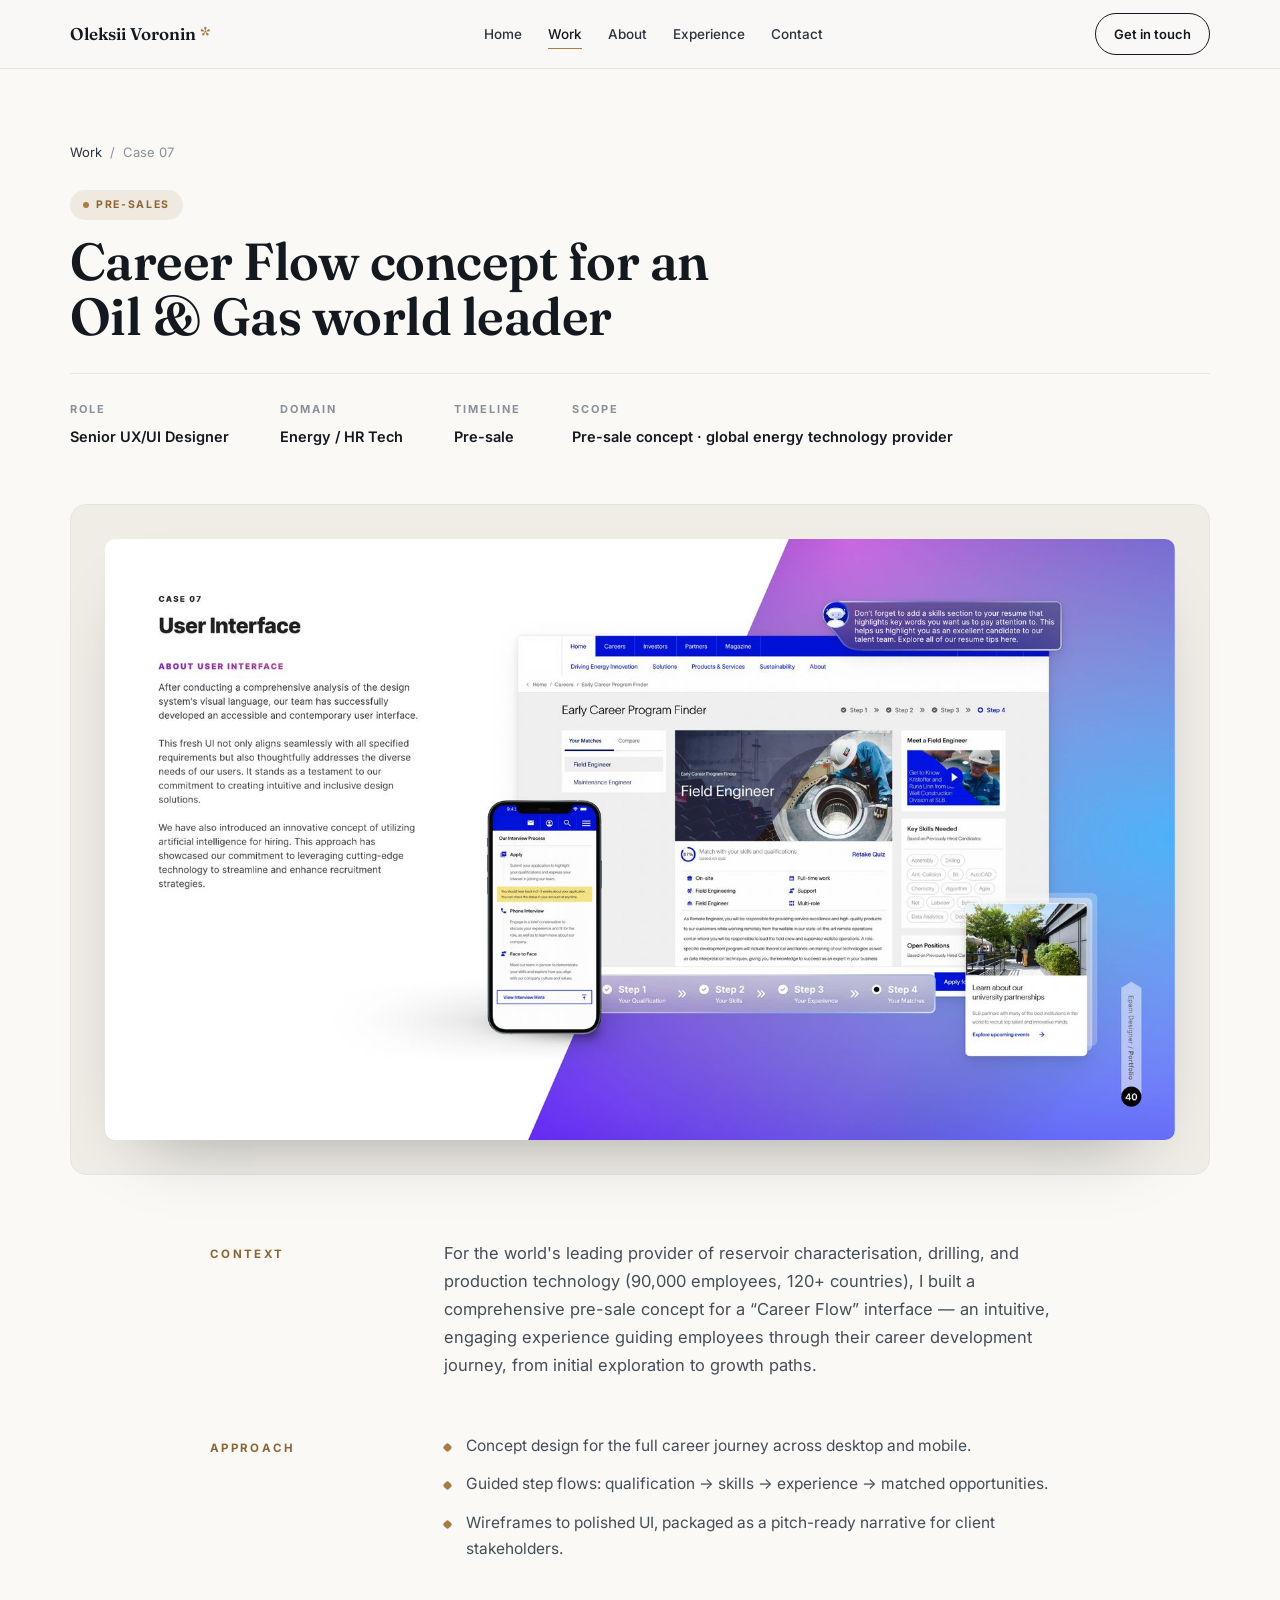
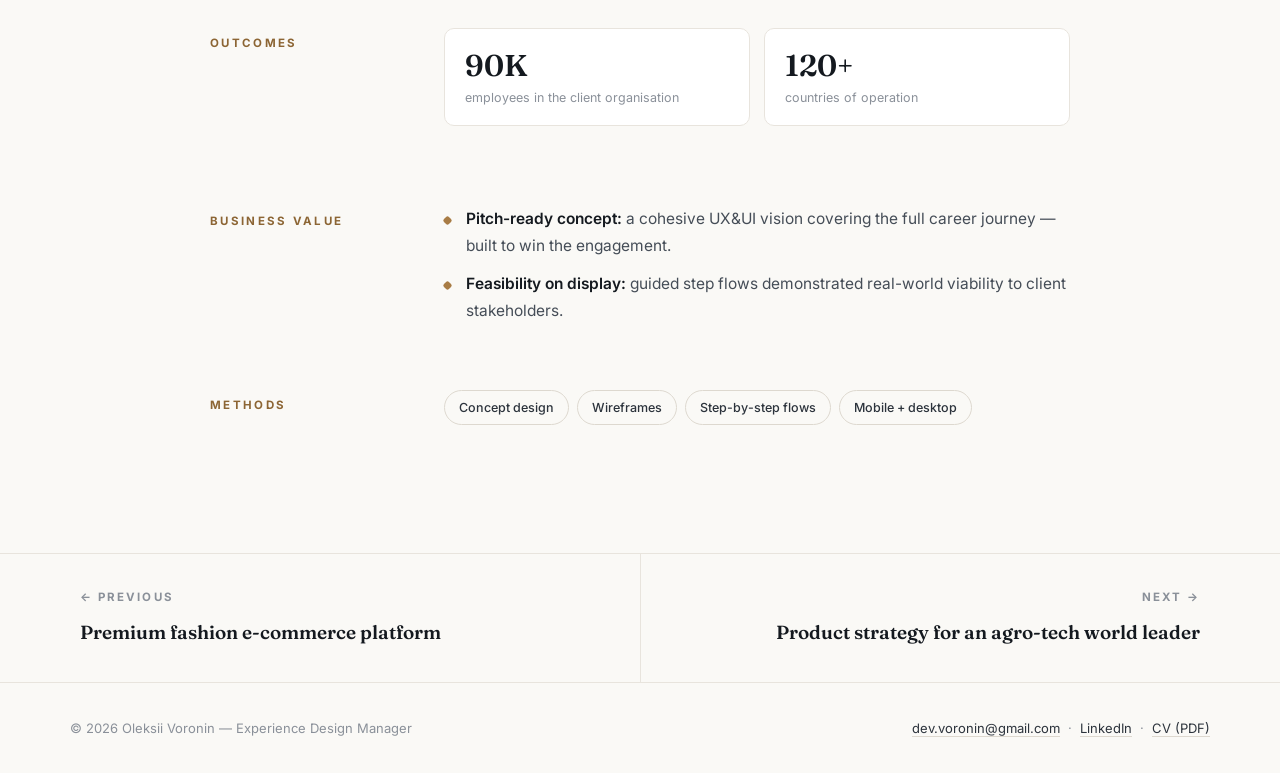
<file: cases/case-07.html>
<!DOCTYPE html>
<html lang="en">
<head>
<meta charset="utf-8"><meta name="viewport" content="width=device-width, initial-scale=1">
<title>Career Flow concept for an Oil & Gas world leader — Oleksii Voronin</title>
<meta name="description" content="For the world&#x27;s leading provider of reservoir characterisation, drilling, and production technology (90,000 employees, 120+ countries), I built a comp">
<link rel="preconnect" href="https://fonts.googleapis.com">
<link rel="preconnect" href="https://fonts.gstatic.com" crossorigin>
<link href="https://fonts.googleapis.com/css2?family=Fraunces:opsz,wght@9..144,500;9..144,600&family=Inter:wght@400;500;600;700&display=swap" rel="stylesheet">
<link rel="stylesheet" href="../styles.css">
</head>
<body>
<div class="progress"></div>
<nav><div class="wrap">
  <a class="brand" href="../index.html">Oleksii Voronin <i>*</i></a>
  <div class="nav-links">
    <a  href="../index.html">Home</a>
    <a class="on" href="../portfolio.html">Work</a>
    <a href="../index.html#about">About</a>
    <a href="../index.html#experience">Experience</a>
    <a href="../index.html#contact">Contact</a>
  </div>
  <a class="nav-cta" href="mailto:dev.voronin@gmail.com?subject=Design%20opportunity&body=Hi%20Oleksii%2C%0A%0A">Get in touch</a>
</div></nav>

<section class="case-hero">
  <div class="wrap">
    <div class="crumbs rv"><a href="../portfolio.html">Work</a> <span>/</span> <span>Case 07</span></div>
    <div class="rv"><span class="badge presales">Pre-sales</span></div>
    <h1 class="display rv">Career Flow concept for an Oil & Gas world leader</h1>
    <div class="case-facts rv">
      <div class="cf"><div class="l">Role</div><div class="v">Senior UX/UI Designer</div></div>
      <div class="cf"><div class="l">Domain</div><div class="v">Energy / HR Tech</div></div>
      <div class="cf"><div class="l">Timeline</div><div class="v">Pre-sale</div></div>
      <div class="cf"><div class="l">Scope</div><div class="v">Pre-sale concept · global energy technology provider</div></div>
    </div>
  </div>
</section>
<div class="case-cover"><div class="wrap rv">
  <div class="mat-lg"><div class="shotwrap"><img src="../img/case-07.jpg" alt="Career Flow concept for an Oil &amp; Gas world leader — design showcase"></div></div>
</div></div>
<section class="case-body" style="padding-top:24px;">
  <div class="wrap-n">
    <div class="cb-grid rv"><div class="cl">Context</div><p>For the world's leading provider of reservoir characterisation, drilling, and production technology (90,000 employees, 120+ countries), I built a comprehensive pre-sale concept for a “Career Flow” interface — an intuitive, engaging experience guiding employees through their career development journey, from initial exploration to growth paths.</p></div>
    <div class="cb-grid rv"><div class="cl">Approach</div><ul class="dots"><li>Concept design for the full career journey across desktop and mobile.</li><li>Guided step flows: qualification → skills → experience → matched opportunities.</li><li>Wireframes to polished UI, packaged as a pitch-ready narrative for client stakeholders.</li></ul></div>
    <div class="cb-grid rv"><div class="cl">Outcomes</div><div class="mrow" style="margin-bottom:26px;"><div class="mcell rv"><div class="n">90K</div><div class="t">employees in the client organisation</div></div><div class="mcell rv"><div class="n">120+</div><div class="t">countries of operation</div></div></div></div>
    <div class="cb-grid rv"><div class="cl">Business value</div><ul class="dots"><li><b>Pitch-ready concept:</b> a cohesive UX&amp;UI vision covering the full career journey — built to win the engagement.</li><li><b>Feasibility on display:</b> guided step flows demonstrated real-world viability to client stakeholders.</li></ul></div>
    <div class="cb-grid rv"><div class="cl">Methods</div><div class="tags"><span class="tag">Concept design</span><span class="tag">Wireframes</span><span class="tag">Step-by-step flows</span><span class="tag">Mobile + desktop</span></div></div>
  </div>
</section>
<div class="case-nav"><div class="wrap">
  <a class="cn" href="case-06.html"><span class="d">← Previous</span><span class="t">Premium fashion e-commerce platform</span></a>
  <a class="cn next" href="case-08.html"><span class="d">Next →</span><span class="t">Product strategy for an agro-tech world leader</span></a>
</div></div>
<footer><div class="wrap">
  <div class="small">© 2026 Oleksii Voronin — Experience Design Manager</div>
  <div class="small"><a href="mailto:dev.voronin@gmail.com">dev.voronin@gmail.com</a> &nbsp;·&nbsp; <a href="https://www.linkedin.com/in/oleksii-voronin-4502726b" target="_blank" rel="noopener">LinkedIn</a> &nbsp;·&nbsp; <a href="../Oleksii_Voronin_CV.pdf" download>CV (PDF)</a></div>
</div></footer>
<script src="../site.js"></script>
</body></html>
</file>
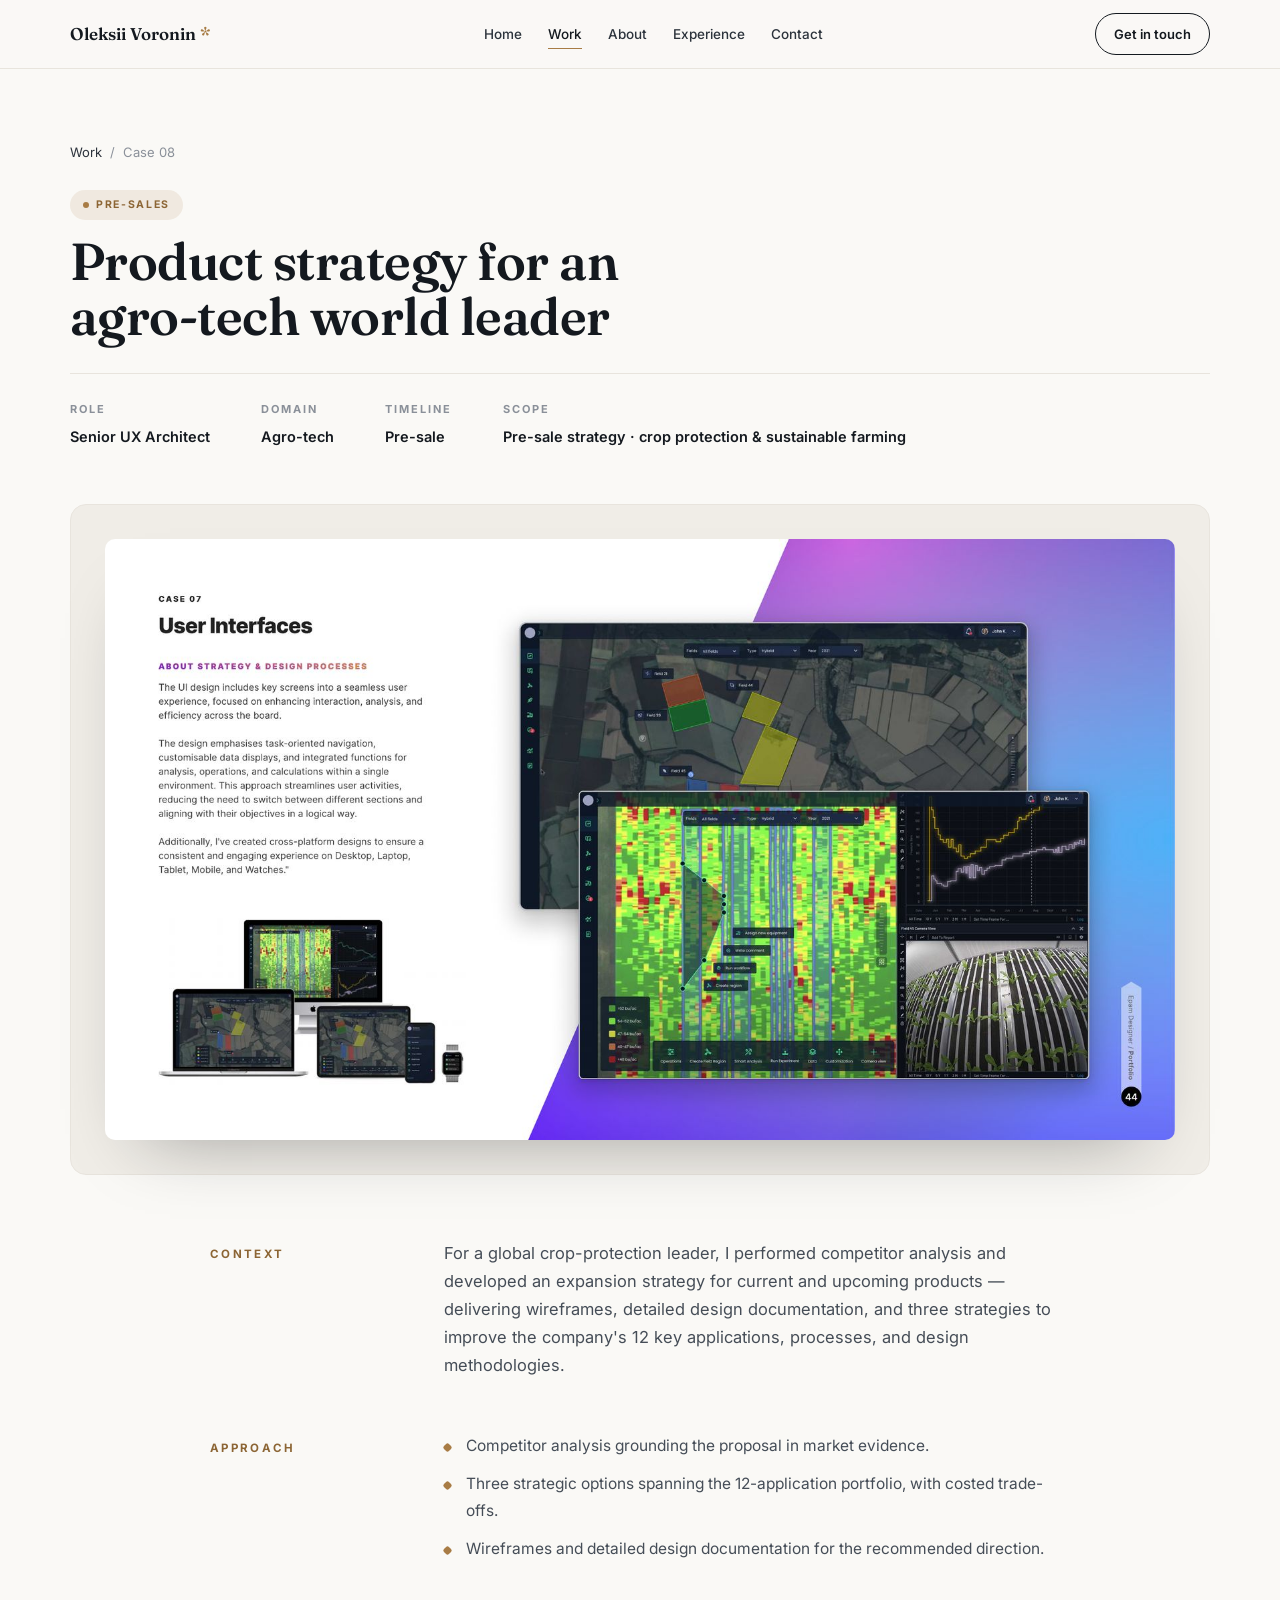
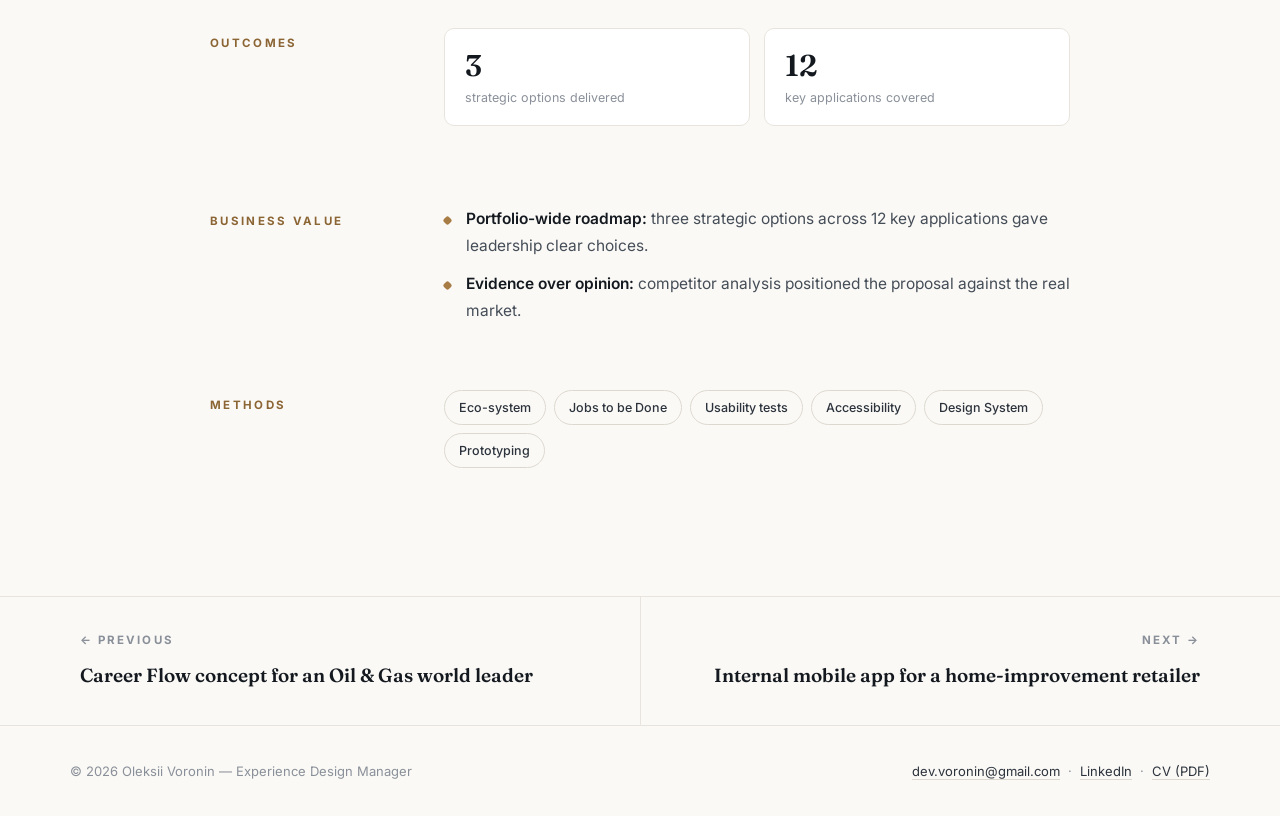
<file: cases/case-08.html>
<!DOCTYPE html>
<html lang="en">
<head>
<meta charset="utf-8"><meta name="viewport" content="width=device-width, initial-scale=1">
<title>Product strategy for an agro-tech world leader — Oleksii Voronin</title>
<meta name="description" content="For a global crop-protection leader, I performed competitor analysis and developed an expansion strategy for current and upcoming products — deliverin">
<link rel="preconnect" href="https://fonts.googleapis.com">
<link rel="preconnect" href="https://fonts.gstatic.com" crossorigin>
<link href="https://fonts.googleapis.com/css2?family=Fraunces:opsz,wght@9..144,500;9..144,600&family=Inter:wght@400;500;600;700&display=swap" rel="stylesheet">
<link rel="stylesheet" href="../styles.css">
</head>
<body>
<div class="progress"></div>
<nav><div class="wrap">
  <a class="brand" href="../index.html">Oleksii Voronin <i>*</i></a>
  <div class="nav-links">
    <a  href="../index.html">Home</a>
    <a class="on" href="../portfolio.html">Work</a>
    <a href="../index.html#about">About</a>
    <a href="../index.html#experience">Experience</a>
    <a href="../index.html#contact">Contact</a>
  </div>
  <a class="nav-cta" href="mailto:dev.voronin@gmail.com?subject=Design%20opportunity&body=Hi%20Oleksii%2C%0A%0A">Get in touch</a>
</div></nav>

<section class="case-hero">
  <div class="wrap">
    <div class="crumbs rv"><a href="../portfolio.html">Work</a> <span>/</span> <span>Case 08</span></div>
    <div class="rv"><span class="badge presales">Pre-sales</span></div>
    <h1 class="display rv">Product strategy for an agro-tech world leader</h1>
    <div class="case-facts rv">
      <div class="cf"><div class="l">Role</div><div class="v">Senior UX Architect</div></div>
      <div class="cf"><div class="l">Domain</div><div class="v">Agro-tech</div></div>
      <div class="cf"><div class="l">Timeline</div><div class="v">Pre-sale</div></div>
      <div class="cf"><div class="l">Scope</div><div class="v">Pre-sale strategy · crop protection & sustainable farming</div></div>
    </div>
  </div>
</section>
<div class="case-cover"><div class="wrap rv">
  <div class="mat-lg"><div class="shotwrap"><img src="../img/case-08.jpg" alt="Product strategy for an agro-tech world leader — design showcase"></div></div>
</div></div>
<section class="case-body" style="padding-top:24px;">
  <div class="wrap-n">
    <div class="cb-grid rv"><div class="cl">Context</div><p>For a global crop-protection leader, I performed competitor analysis and developed an expansion strategy for current and upcoming products — delivering wireframes, detailed design documentation, and three strategies to improve the company's 12 key applications, processes, and design methodologies.</p></div>
    <div class="cb-grid rv"><div class="cl">Approach</div><ul class="dots"><li>Competitor analysis grounding the proposal in market evidence.</li><li>Three strategic options spanning the 12-application portfolio, with costed trade-offs.</li><li>Wireframes and detailed design documentation for the recommended direction.</li></ul></div>
    <div class="cb-grid rv"><div class="cl">Outcomes</div><div class="mrow" style="margin-bottom:26px;"><div class="mcell rv"><div class="n">3</div><div class="t">strategic options delivered</div></div><div class="mcell rv"><div class="n">12</div><div class="t">key applications covered</div></div></div></div>
    <div class="cb-grid rv"><div class="cl">Business value</div><ul class="dots"><li><b>Portfolio-wide roadmap:</b> three strategic options across 12 key applications gave leadership clear choices.</li><li><b>Evidence over opinion:</b> competitor analysis positioned the proposal against the real market.</li></ul></div>
    <div class="cb-grid rv"><div class="cl">Methods</div><div class="tags"><span class="tag">Eco-system</span><span class="tag">Jobs to be Done</span><span class="tag">Usability tests</span><span class="tag">Accessibility</span><span class="tag">Design System</span><span class="tag">Prototyping</span></div></div>
  </div>
</section>
<div class="case-nav"><div class="wrap">
  <a class="cn" href="case-07.html"><span class="d">← Previous</span><span class="t">Career Flow concept for an Oil & Gas world leader</span></a>
  <a class="cn next" href="case-09.html"><span class="d">Next →</span><span class="t">Internal mobile app for a home-improvement retailer</span></a>
</div></div>
<footer><div class="wrap">
  <div class="small">© 2026 Oleksii Voronin — Experience Design Manager</div>
  <div class="small"><a href="mailto:dev.voronin@gmail.com">dev.voronin@gmail.com</a> &nbsp;·&nbsp; <a href="https://www.linkedin.com/in/oleksii-voronin-4502726b" target="_blank" rel="noopener">LinkedIn</a> &nbsp;·&nbsp; <a href="../Oleksii_Voronin_CV.pdf" download>CV (PDF)</a></div>
</div></footer>
<script src="../site.js"></script>
</body></html>
</file>
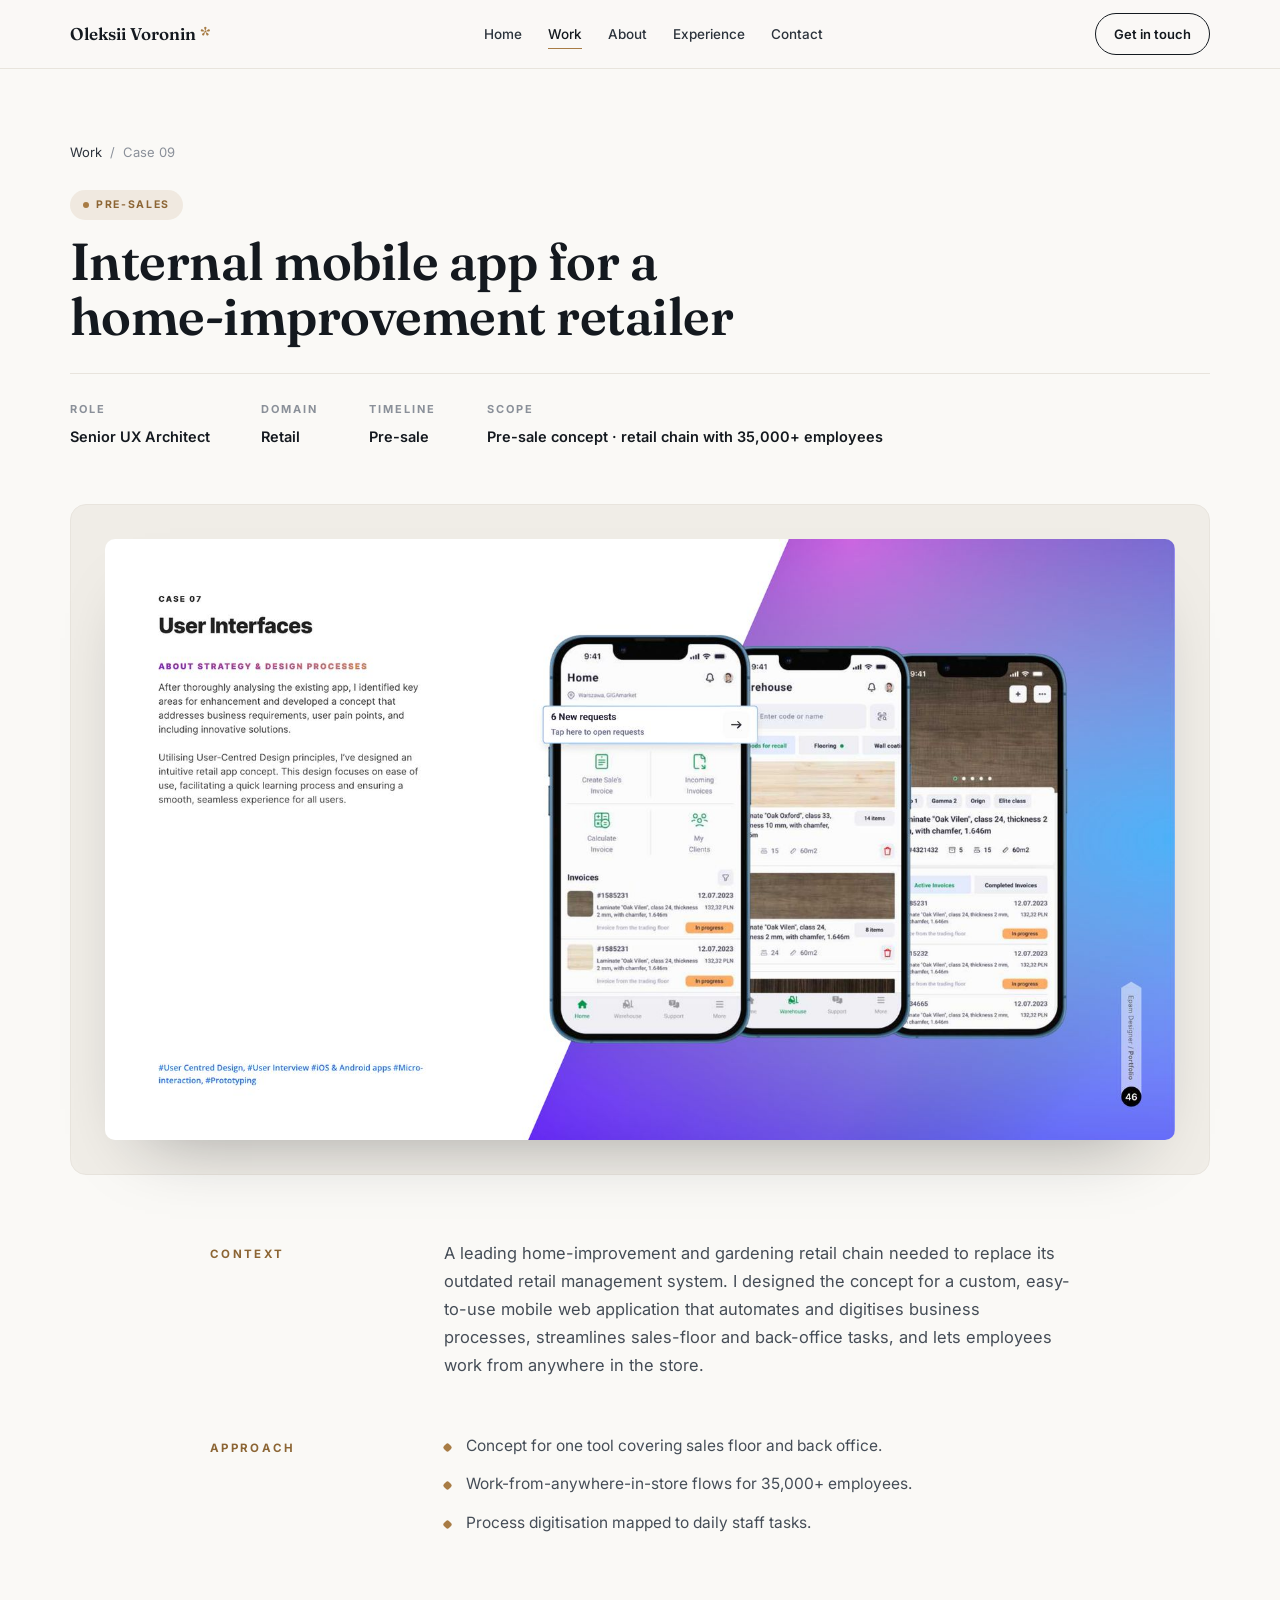
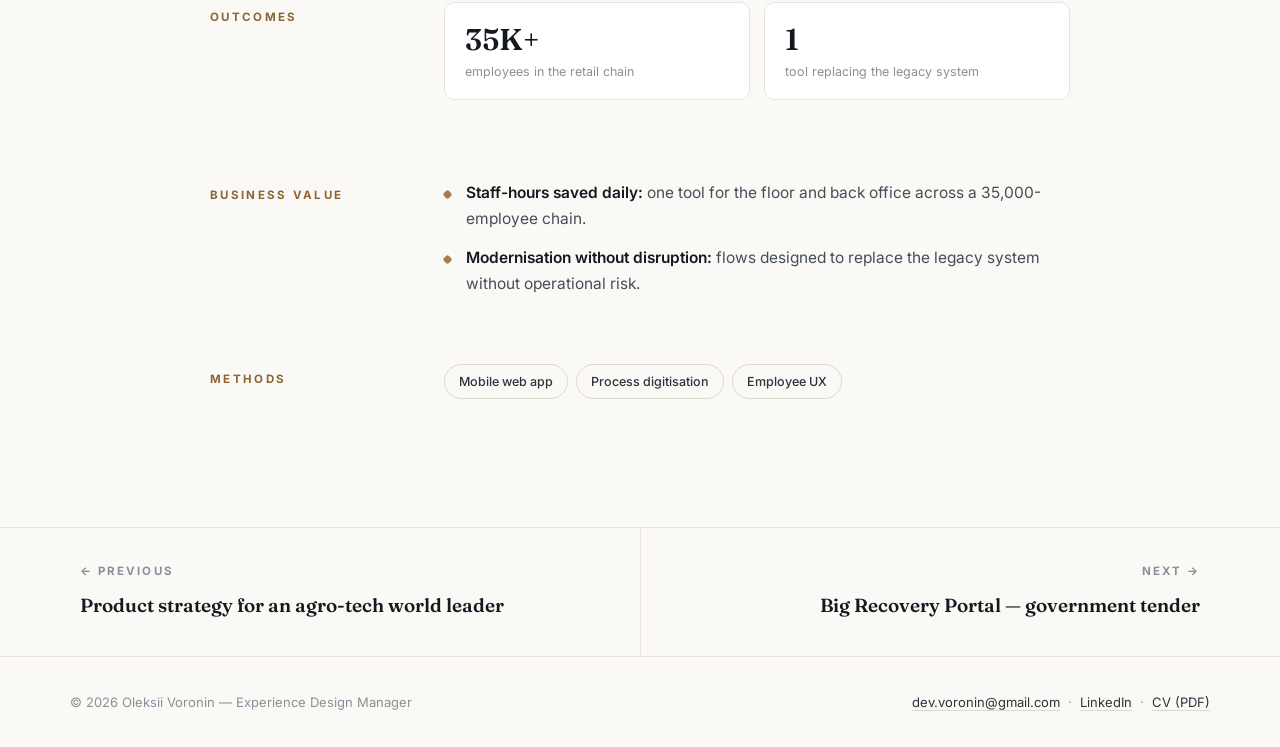
<file: cases/case-09.html>
<!DOCTYPE html>
<html lang="en">
<head>
<meta charset="utf-8"><meta name="viewport" content="width=device-width, initial-scale=1">
<title>Internal mobile app for a home-improvement retailer — Oleksii Voronin</title>
<meta name="description" content="A leading home-improvement and gardening retail chain needed to replace its outdated retail management system. I designed the concept for a custom, ea">
<link rel="preconnect" href="https://fonts.googleapis.com">
<link rel="preconnect" href="https://fonts.gstatic.com" crossorigin>
<link href="https://fonts.googleapis.com/css2?family=Fraunces:opsz,wght@9..144,500;9..144,600&family=Inter:wght@400;500;600;700&display=swap" rel="stylesheet">
<link rel="stylesheet" href="../styles.css">
</head>
<body>
<div class="progress"></div>
<nav><div class="wrap">
  <a class="brand" href="../index.html">Oleksii Voronin <i>*</i></a>
  <div class="nav-links">
    <a  href="../index.html">Home</a>
    <a class="on" href="../portfolio.html">Work</a>
    <a href="../index.html#about">About</a>
    <a href="../index.html#experience">Experience</a>
    <a href="../index.html#contact">Contact</a>
  </div>
  <a class="nav-cta" href="mailto:dev.voronin@gmail.com?subject=Design%20opportunity&body=Hi%20Oleksii%2C%0A%0A">Get in touch</a>
</div></nav>

<section class="case-hero">
  <div class="wrap">
    <div class="crumbs rv"><a href="../portfolio.html">Work</a> <span>/</span> <span>Case 09</span></div>
    <div class="rv"><span class="badge presales">Pre-sales</span></div>
    <h1 class="display rv">Internal mobile app for a home-improvement retailer</h1>
    <div class="case-facts rv">
      <div class="cf"><div class="l">Role</div><div class="v">Senior UX Architect</div></div>
      <div class="cf"><div class="l">Domain</div><div class="v">Retail</div></div>
      <div class="cf"><div class="l">Timeline</div><div class="v">Pre-sale</div></div>
      <div class="cf"><div class="l">Scope</div><div class="v">Pre-sale concept · retail chain with 35,000+ employees</div></div>
    </div>
  </div>
</section>
<div class="case-cover"><div class="wrap rv">
  <div class="mat-lg"><div class="shotwrap"><img src="../img/case-09.jpg" alt="Internal mobile app for a home-improvement retailer — design showcase"></div></div>
</div></div>
<section class="case-body" style="padding-top:24px;">
  <div class="wrap-n">
    <div class="cb-grid rv"><div class="cl">Context</div><p>A leading home-improvement and gardening retail chain needed to replace its outdated retail management system. I designed the concept for a custom, easy-to-use mobile web application that automates and digitises business processes, streamlines sales-floor and back-office tasks, and lets employees work from anywhere in the store.</p></div>
    <div class="cb-grid rv"><div class="cl">Approach</div><ul class="dots"><li>Concept for one tool covering sales floor and back office.</li><li>Work-from-anywhere-in-store flows for 35,000+ employees.</li><li>Process digitisation mapped to daily staff tasks.</li></ul></div>
    <div class="cb-grid rv"><div class="cl">Outcomes</div><div class="mrow" style="margin-bottom:26px;"><div class="mcell rv"><div class="n">35K+</div><div class="t">employees in the retail chain</div></div><div class="mcell rv"><div class="n">1</div><div class="t">tool replacing the legacy system</div></div></div></div>
    <div class="cb-grid rv"><div class="cl">Business value</div><ul class="dots"><li><b>Staff-hours saved daily:</b> one tool for the floor and back office across a 35,000-employee chain.</li><li><b>Modernisation without disruption:</b> flows designed to replace the legacy system without operational risk.</li></ul></div>
    <div class="cb-grid rv"><div class="cl">Methods</div><div class="tags"><span class="tag">Mobile web app</span><span class="tag">Process digitisation</span><span class="tag">Employee UX</span></div></div>
  </div>
</section>
<div class="case-nav"><div class="wrap">
  <a class="cn" href="case-08.html"><span class="d">← Previous</span><span class="t">Product strategy for an agro-tech world leader</span></a>
  <a class="cn next" href="case-10.html"><span class="d">Next →</span><span class="t">Big Recovery Portal — government tender</span></a>
</div></div>
<footer><div class="wrap">
  <div class="small">© 2026 Oleksii Voronin — Experience Design Manager</div>
  <div class="small"><a href="mailto:dev.voronin@gmail.com">dev.voronin@gmail.com</a> &nbsp;·&nbsp; <a href="https://www.linkedin.com/in/oleksii-voronin-4502726b" target="_blank" rel="noopener">LinkedIn</a> &nbsp;·&nbsp; <a href="../Oleksii_Voronin_CV.pdf" download>CV (PDF)</a></div>
</div></footer>
<script src="../site.js"></script>
</body></html>
</file>
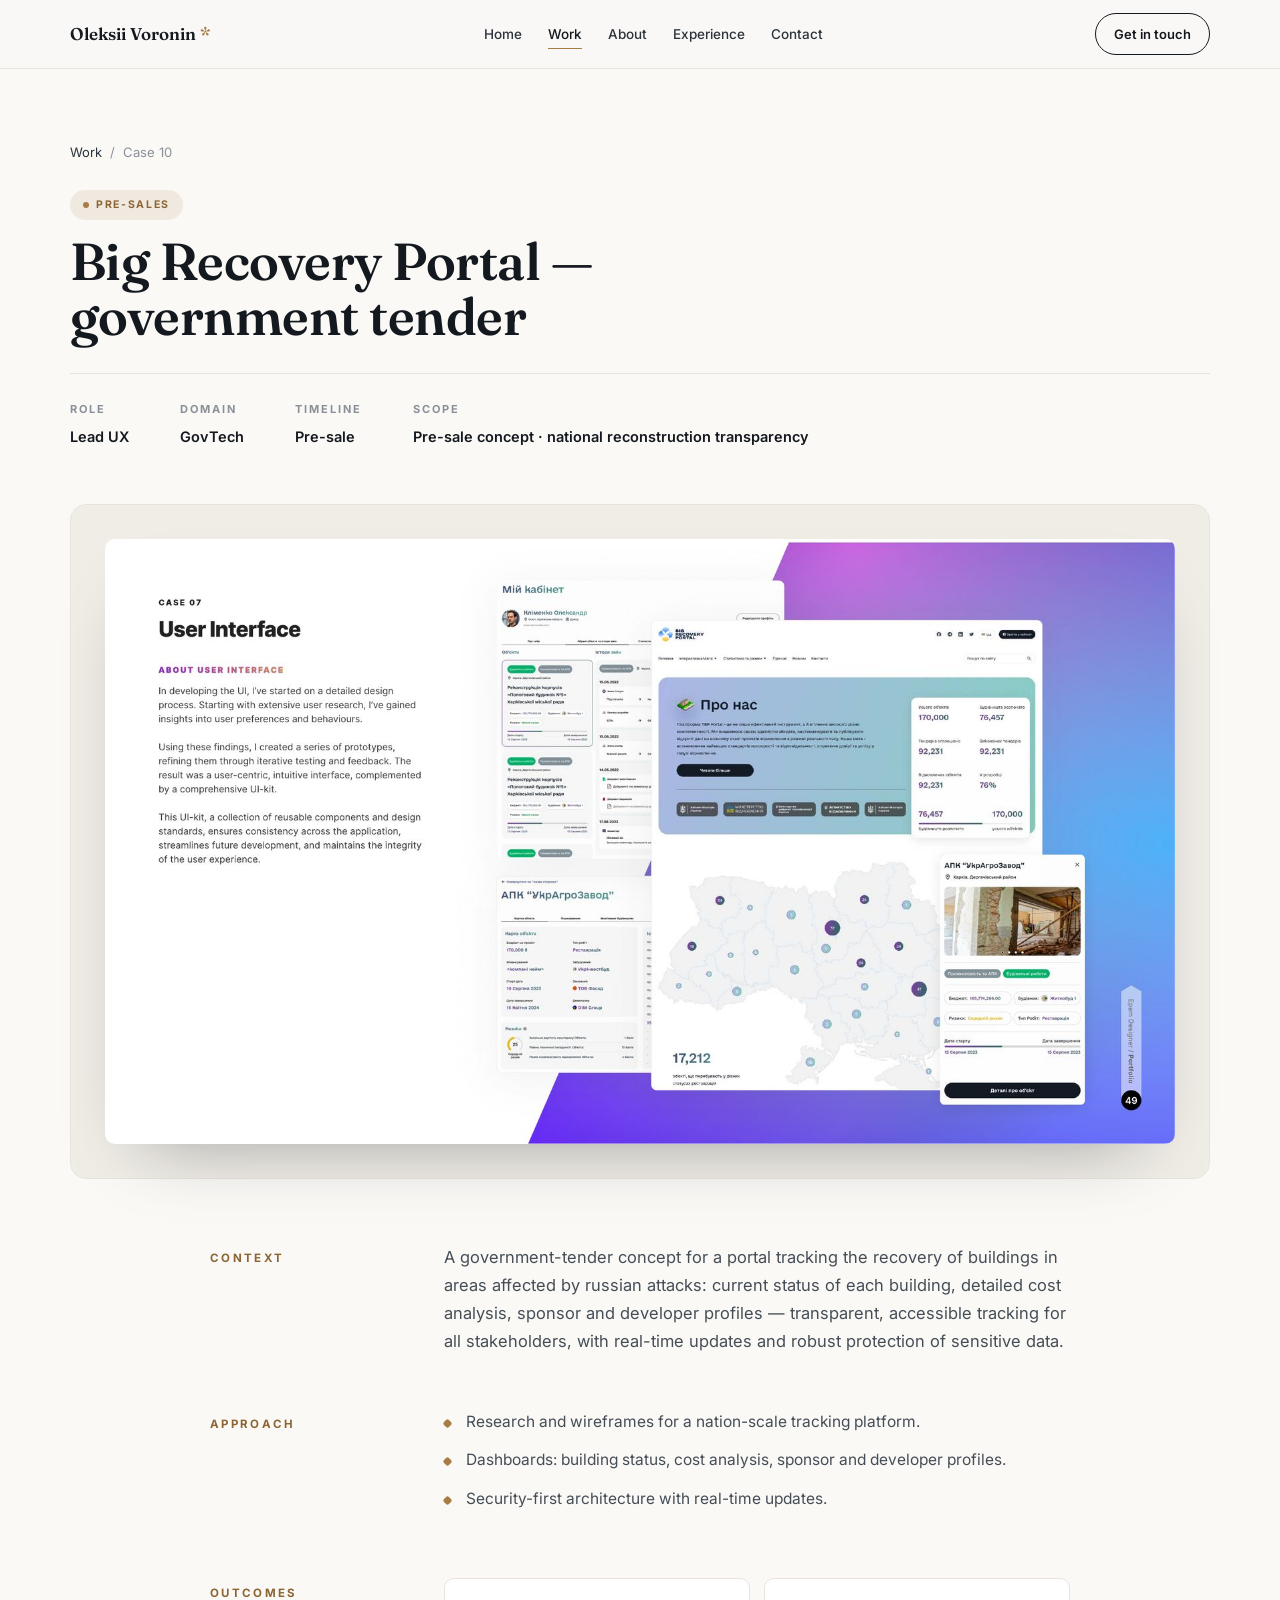
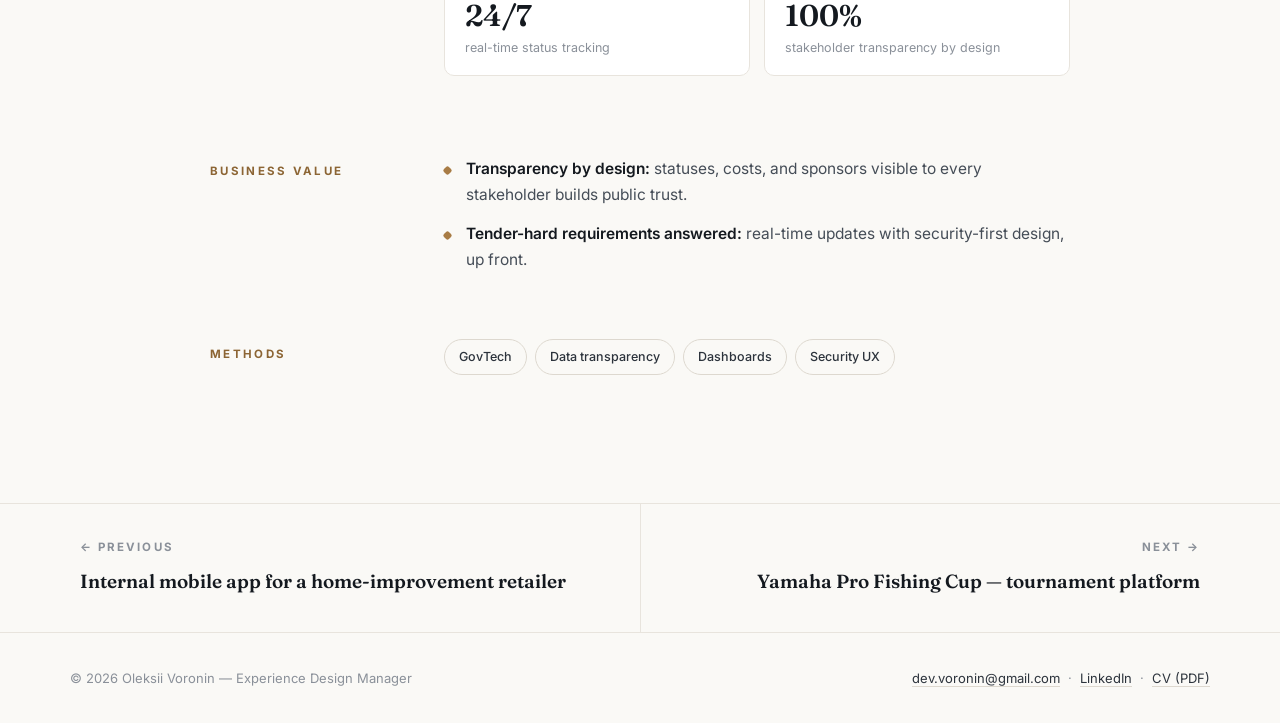
<file: cases/case-10.html>
<!DOCTYPE html>
<html lang="en">
<head>
<meta charset="utf-8"><meta name="viewport" content="width=device-width, initial-scale=1">
<title>Big Recovery Portal — government tender — Oleksii Voronin</title>
<meta name="description" content="A government-tender concept for a portal tracking the recovery of buildings in areas affected by russian attacks: current status of each building, det">
<link rel="preconnect" href="https://fonts.googleapis.com">
<link rel="preconnect" href="https://fonts.gstatic.com" crossorigin>
<link href="https://fonts.googleapis.com/css2?family=Fraunces:opsz,wght@9..144,500;9..144,600&family=Inter:wght@400;500;600;700&display=swap" rel="stylesheet">
<link rel="stylesheet" href="../styles.css">
</head>
<body>
<div class="progress"></div>
<nav><div class="wrap">
  <a class="brand" href="../index.html">Oleksii Voronin <i>*</i></a>
  <div class="nav-links">
    <a  href="../index.html">Home</a>
    <a class="on" href="../portfolio.html">Work</a>
    <a href="../index.html#about">About</a>
    <a href="../index.html#experience">Experience</a>
    <a href="../index.html#contact">Contact</a>
  </div>
  <a class="nav-cta" href="mailto:dev.voronin@gmail.com?subject=Design%20opportunity&body=Hi%20Oleksii%2C%0A%0A">Get in touch</a>
</div></nav>

<section class="case-hero">
  <div class="wrap">
    <div class="crumbs rv"><a href="../portfolio.html">Work</a> <span>/</span> <span>Case 10</span></div>
    <div class="rv"><span class="badge presales">Pre-sales</span></div>
    <h1 class="display rv">Big Recovery Portal — government tender</h1>
    <div class="case-facts rv">
      <div class="cf"><div class="l">Role</div><div class="v">Lead UX</div></div>
      <div class="cf"><div class="l">Domain</div><div class="v">GovTech</div></div>
      <div class="cf"><div class="l">Timeline</div><div class="v">Pre-sale</div></div>
      <div class="cf"><div class="l">Scope</div><div class="v">Pre-sale concept · national reconstruction transparency</div></div>
    </div>
  </div>
</section>
<div class="case-cover"><div class="wrap rv">
  <div class="mat-lg"><div class="shotwrap"><img src="../img/case-10.jpg" alt="Big Recovery Portal — government tender — design showcase"></div></div>
</div></div>
<section class="case-body" style="padding-top:24px;">
  <div class="wrap-n">
    <div class="cb-grid rv"><div class="cl">Context</div><p>A government-tender concept for a portal tracking the recovery of buildings in areas affected by russian attacks: current status of each building, detailed cost analysis, sponsor and developer profiles — transparent, accessible tracking for all stakeholders, with real-time updates and robust protection of sensitive data.</p></div>
    <div class="cb-grid rv"><div class="cl">Approach</div><ul class="dots"><li>Research and wireframes for a nation-scale tracking platform.</li><li>Dashboards: building status, cost analysis, sponsor and developer profiles.</li><li>Security-first architecture with real-time updates.</li></ul></div>
    <div class="cb-grid rv"><div class="cl">Outcomes</div><div class="mrow" style="margin-bottom:26px;"><div class="mcell rv"><div class="n">24/7</div><div class="t">real-time status tracking</div></div><div class="mcell rv"><div class="n">100%</div><div class="t">stakeholder transparency by design</div></div></div></div>
    <div class="cb-grid rv"><div class="cl">Business value</div><ul class="dots"><li><b>Transparency by design:</b> statuses, costs, and sponsors visible to every stakeholder builds public trust.</li><li><b>Tender-hard requirements answered:</b> real-time updates with security-first design, up front.</li></ul></div>
    <div class="cb-grid rv"><div class="cl">Methods</div><div class="tags"><span class="tag">GovTech</span><span class="tag">Data transparency</span><span class="tag">Dashboards</span><span class="tag">Security UX</span></div></div>
  </div>
</section>
<div class="case-nav"><div class="wrap">
  <a class="cn" href="case-09.html"><span class="d">← Previous</span><span class="t">Internal mobile app for a home-improvement retailer</span></a>
  <a class="cn next" href="case-11.html"><span class="d">Next →</span><span class="t">Yamaha Pro Fishing Cup — tournament platform</span></a>
</div></div>
<footer><div class="wrap">
  <div class="small">© 2026 Oleksii Voronin — Experience Design Manager</div>
  <div class="small"><a href="mailto:dev.voronin@gmail.com">dev.voronin@gmail.com</a> &nbsp;·&nbsp; <a href="https://www.linkedin.com/in/oleksii-voronin-4502726b" target="_blank" rel="noopener">LinkedIn</a> &nbsp;·&nbsp; <a href="../Oleksii_Voronin_CV.pdf" download>CV (PDF)</a></div>
</div></footer>
<script src="../site.js"></script>
</body></html>
</file>
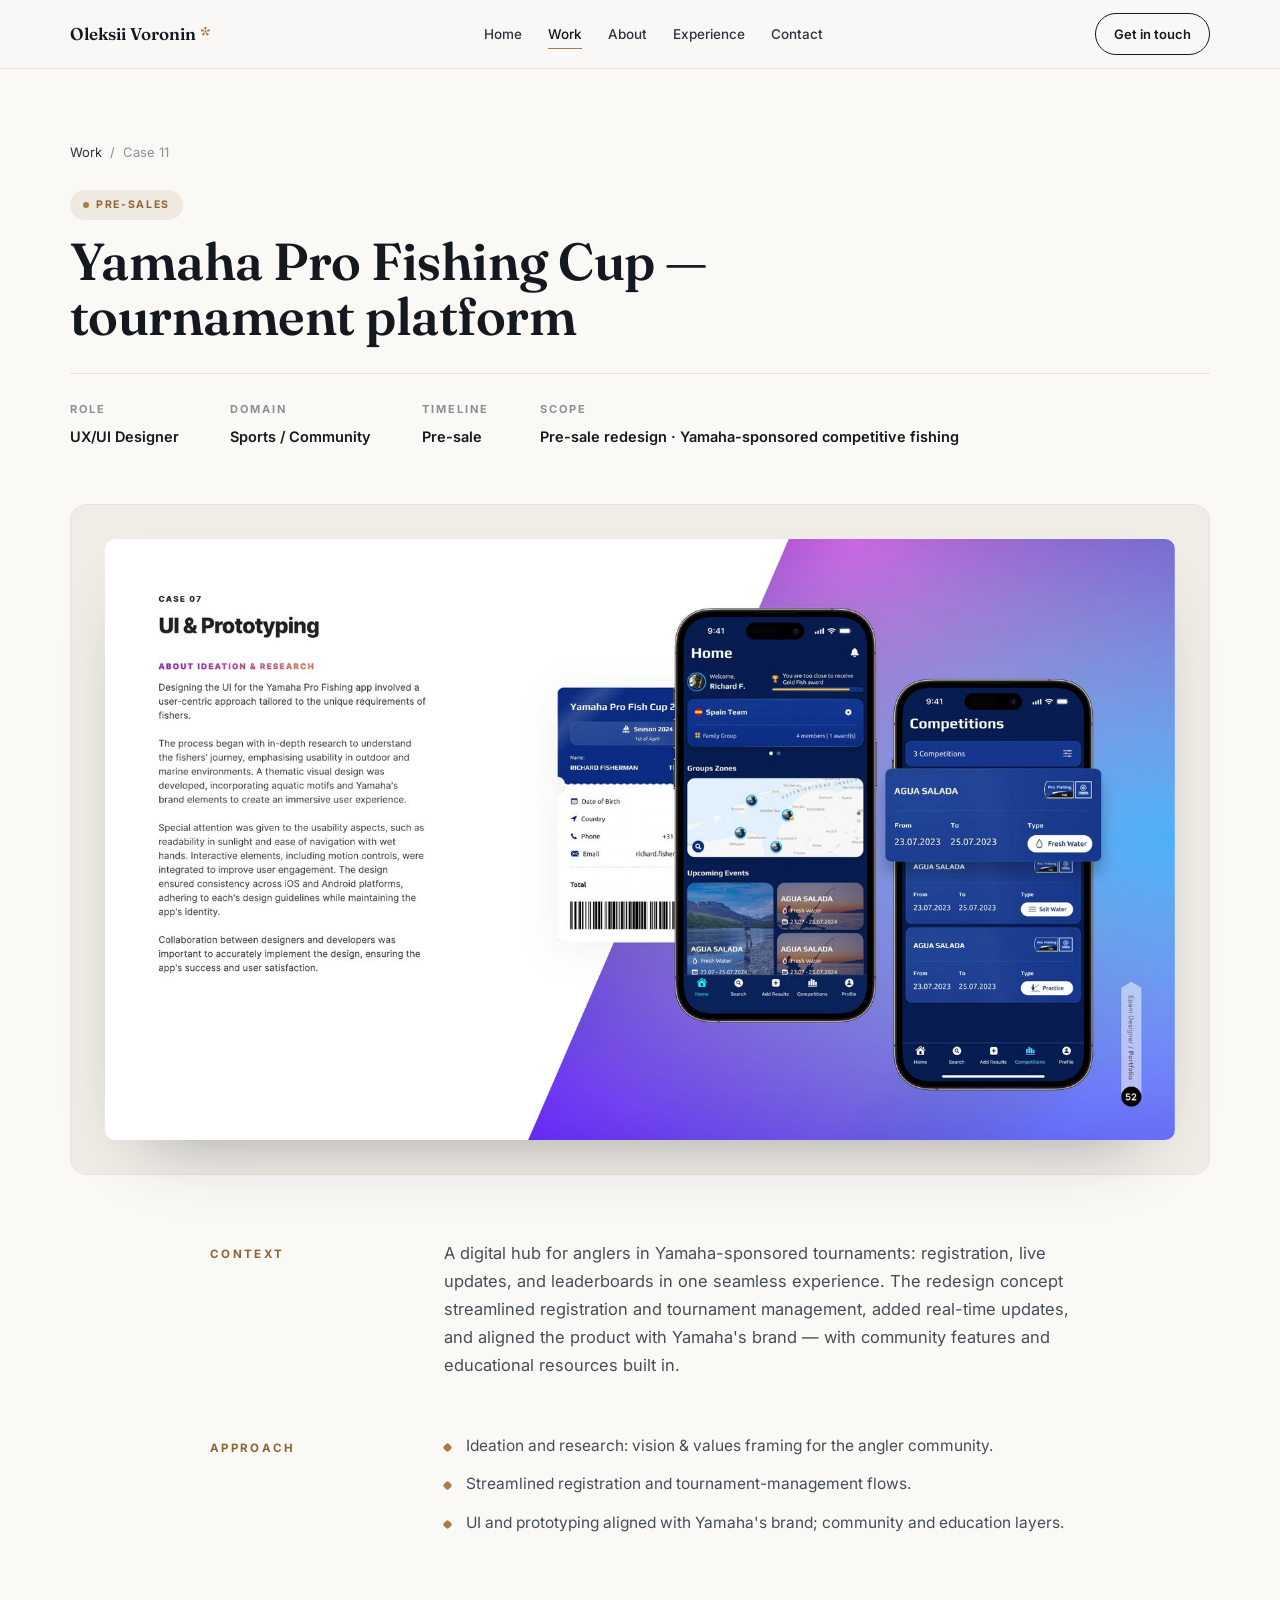
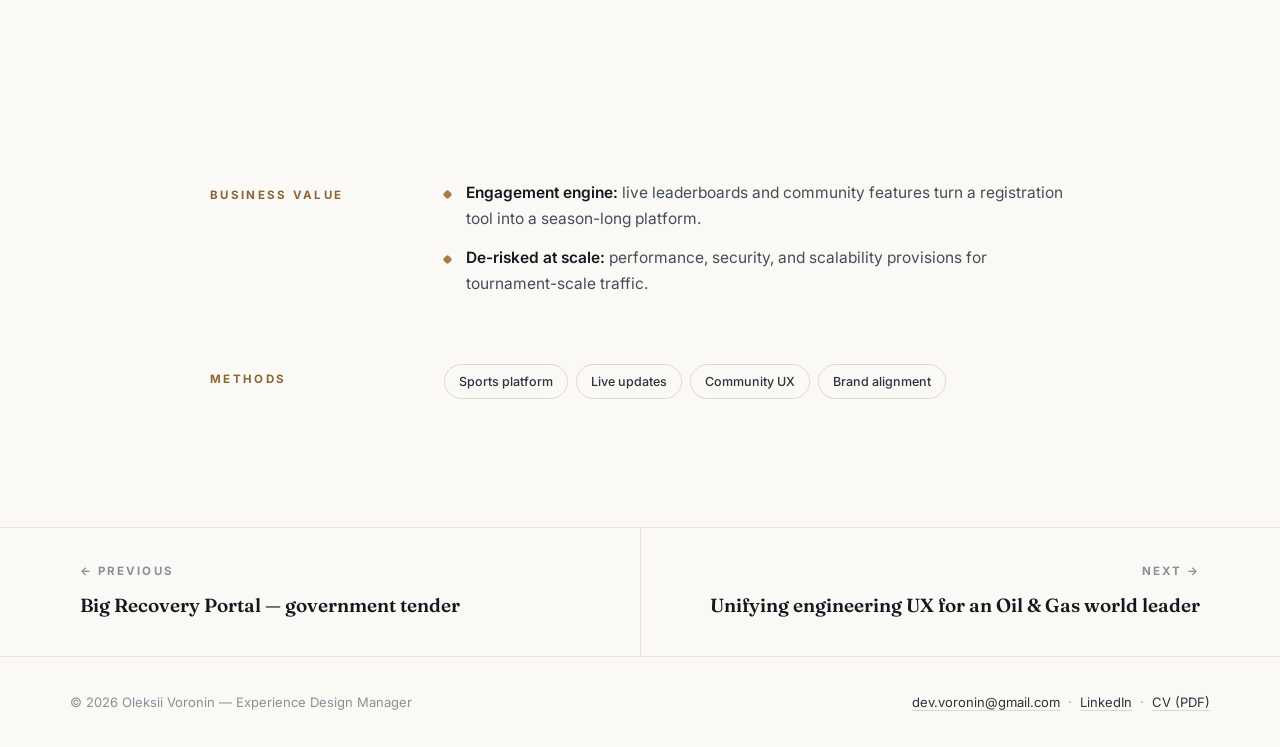
<file: cases/case-11.html>
<!DOCTYPE html>
<html lang="en">
<head>
<meta charset="utf-8"><meta name="viewport" content="width=device-width, initial-scale=1">
<title>Yamaha Pro Fishing Cup — tournament platform — Oleksii Voronin</title>
<meta name="description" content="A digital hub for anglers in Yamaha-sponsored tournaments: registration, live updates, and leaderboards in one seamless experience. The redesign conce">
<link rel="preconnect" href="https://fonts.googleapis.com">
<link rel="preconnect" href="https://fonts.gstatic.com" crossorigin>
<link href="https://fonts.googleapis.com/css2?family=Fraunces:opsz,wght@9..144,500;9..144,600&family=Inter:wght@400;500;600;700&display=swap" rel="stylesheet">
<link rel="stylesheet" href="../styles.css">
</head>
<body>
<div class="progress"></div>
<nav><div class="wrap">
  <a class="brand" href="../index.html">Oleksii Voronin <i>*</i></a>
  <div class="nav-links">
    <a  href="../index.html">Home</a>
    <a class="on" href="../portfolio.html">Work</a>
    <a href="../index.html#about">About</a>
    <a href="../index.html#experience">Experience</a>
    <a href="../index.html#contact">Contact</a>
  </div>
  <a class="nav-cta" href="mailto:dev.voronin@gmail.com?subject=Design%20opportunity&body=Hi%20Oleksii%2C%0A%0A">Get in touch</a>
</div></nav>

<section class="case-hero">
  <div class="wrap">
    <div class="crumbs rv"><a href="../portfolio.html">Work</a> <span>/</span> <span>Case 11</span></div>
    <div class="rv"><span class="badge presales">Pre-sales</span></div>
    <h1 class="display rv">Yamaha Pro Fishing Cup — tournament platform</h1>
    <div class="case-facts rv">
      <div class="cf"><div class="l">Role</div><div class="v">UX/UI Designer</div></div>
      <div class="cf"><div class="l">Domain</div><div class="v">Sports / Community</div></div>
      <div class="cf"><div class="l">Timeline</div><div class="v">Pre-sale</div></div>
      <div class="cf"><div class="l">Scope</div><div class="v">Pre-sale redesign · Yamaha-sponsored competitive fishing</div></div>
    </div>
  </div>
</section>
<div class="case-cover"><div class="wrap rv">
  <div class="mat-lg"><div class="shotwrap"><img src="../img/case-11.jpg" alt="Yamaha Pro Fishing Cup — tournament platform — design showcase"></div></div>
</div></div>
<section class="case-body" style="padding-top:24px;">
  <div class="wrap-n">
    <div class="cb-grid rv"><div class="cl">Context</div><p>A digital hub for anglers in Yamaha-sponsored tournaments: registration, live updates, and leaderboards in one seamless experience. The redesign concept streamlined registration and tournament management, added real-time updates, and aligned the product with Yamaha's brand — with community features and educational resources built in.</p></div>
    <div class="cb-grid rv"><div class="cl">Approach</div><ul class="dots"><li>Ideation and research: vision & values framing for the angler community.</li><li>Streamlined registration and tournament-management flows.</li><li>UI and prototyping aligned with Yamaha's brand; community and education layers.</li></ul></div>
    <div class="cb-grid rv"><div class="cl">Outcomes</div><div class="mrow" style="margin-bottom:26px;"><div class="mcell rv"><div class="n">Live</div><div class="t">updates & leaderboards</div></div><div class="mcell rv"><div class="n">1</div><div class="t">hub for the full tournament journey</div></div></div></div>
    <div class="cb-grid rv"><div class="cl">Business value</div><ul class="dots"><li><b>Engagement engine:</b> live leaderboards and community features turn a registration tool into a season-long platform.</li><li><b>De-risked at scale:</b> performance, security, and scalability provisions for tournament-scale traffic.</li></ul></div>
    <div class="cb-grid rv"><div class="cl">Methods</div><div class="tags"><span class="tag">Sports platform</span><span class="tag">Live updates</span><span class="tag">Community UX</span><span class="tag">Brand alignment</span></div></div>
  </div>
</section>
<div class="case-nav"><div class="wrap">
  <a class="cn" href="case-10.html"><span class="d">← Previous</span><span class="t">Big Recovery Portal — government tender</span></a>
  <a class="cn next" href="case-01.html"><span class="d">Next →</span><span class="t">Unifying engineering UX for an Oil & Gas world leader</span></a>
</div></div>
<footer><div class="wrap">
  <div class="small">© 2026 Oleksii Voronin — Experience Design Manager</div>
  <div class="small"><a href="mailto:dev.voronin@gmail.com">dev.voronin@gmail.com</a> &nbsp;·&nbsp; <a href="https://www.linkedin.com/in/oleksii-voronin-4502726b" target="_blank" rel="noopener">LinkedIn</a> &nbsp;·&nbsp; <a href="../Oleksii_Voronin_CV.pdf" download>CV (PDF)</a></div>
</div></footer>
<script src="../site.js"></script>
</body></html>
</file>
<file: styles.css>
/* ============ Oleksii Voronin — design system v2 ============ */
:root{
  --paper:#FAF9F6; --card:#FFFFFF; --frame:#F0EDE7;
  --ink:#14191F; --ink-2:#2C333C; --body:#454D57; --muted:#8A9099;
  --line:#E8E4DD; --line-2:#DDD8CF;
  --accent:#A87C45; --accent-ink:#8C6534;
  --r:16px; --r-sm:10px;
  --ease:cubic-bezier(.22,.8,.24,1);
}
*{ box-sizing:border-box; margin:0; padding:0; }
html{ scroll-behavior:smooth; }
body{
  font-family:'Inter',system-ui,sans-serif; background:var(--paper); color:var(--body);
  line-height:1.7; font-size:16px; -webkit-font-smoothing:antialiased;
  animation:pageIn .6s var(--ease) both;
}
@keyframes pageIn{ from{ opacity:0 } to{ opacity:1 } }
h1,h2,h3,.serif{ font-family:'Fraunces',Georgia,serif; color:var(--ink); font-weight:600; letter-spacing:-.01em; }
a{ color:inherit; text-decoration:none; }
img{ display:block; max-width:100%; }
.wrap{ width:min(1140px,92vw); margin:0 auto; }
.wrap-n{ width:min(860px,92vw); margin:0 auto; }

/* ---------- nav ---------- */
nav{ position:sticky; top:0; z-index:60; background:rgba(250,249,246,.86); backdrop-filter:blur(12px);
  border-bottom:1px solid var(--line); }
nav .wrap{ display:flex; align-items:center; justify-content:space-between; height:68px; }
.brand{ font-family:'Fraunces',serif; font-weight:600; color:var(--ink); font-size:17px; }
.brand i{ font-style:normal; color:var(--accent); transition:transform .4s var(--ease); display:inline-block; }
.brand:hover i{ transform:rotate(90deg); }
.nav-links{ display:flex; gap:26px; }
.nav-links a{ position:relative; color:var(--ink-2); font-size:13.5px; font-weight:500; padding:4px 0; }
.nav-links a::after{ content:''; position:absolute; left:0; bottom:0; height:1.5px; width:100%;
  background:var(--accent); transform:scaleX(0); transform-origin:right; transition:transform .35s var(--ease); }
.nav-links a:hover::after, .nav-links a.on::after{ transform:scaleX(1); transform-origin:left; }
.nav-links a.on{ color:var(--ink); }
.nav-cta{ border:1px solid var(--ink); color:var(--ink); padding:9px 18px; border-radius:30px;
  font-weight:600; font-size:13px; transition:background .3s var(--ease), color .3s; }
.nav-cta:hover{ background:var(--ink); color:var(--paper); }
@media(max-width:820px){ .nav-links{ display:none; } }

/* ---------- type & atoms ---------- */
.kicker{ display:inline-flex; align-items:center; gap:10px; color:var(--accent-ink);
  font-size:11.5px; font-weight:700; letter-spacing:.22em; text-transform:uppercase; }
.kicker::before{ content:''; width:22px; height:1.5px; background:var(--accent); }
.display{ font-size:clamp(38px,5.6vw,64px); line-height:1.05; }
.h2{ font-size:clamp(26px,3.6vw,38px); line-height:1.12; }
.lead{ color:var(--body); font-size:clamp(16px,1.8vw,18.5px); max-width:56ch; }
.small{ font-size:13px; color:var(--muted); }

.btn{ display:inline-flex; align-items:center; gap:10px; padding:13px 24px; border-radius:32px;
  font-weight:600; font-size:14px; transition:all .35s var(--ease); }
.btn .ar{ transition:transform .35s var(--ease); }
.btn:hover .ar{ transform:translateX(5px); }
.btn-ink{ background:var(--ink); color:var(--paper); }
.btn-ink:hover{ background:var(--ink-2); transform:translateY(-2px); box-shadow:0 14px 30px -18px rgba(20,25,31,.5); }
.btn-line{ border:1px solid var(--line-2); color:var(--ink); background:transparent; }
.btn-line:hover{ border-color:var(--ink); transform:translateY(-2px); }

.badge{ display:inline-flex; align-items:center; gap:7px; font-size:10.5px; font-weight:700;
  letter-spacing:.16em; text-transform:uppercase; padding:6px 13px; border-radius:20px; }
.badge::before{ content:''; width:6px; height:6px; border-radius:50%; }
.badge.delivery{ background:#EFEDE8; color:var(--ink-2); }
.badge.delivery::before{ background:var(--ink-2); }
.badge.presales{ background:rgba(168,124,69,.12); color:var(--accent-ink); }
.badge.presales::before{ background:var(--accent); }

/* ---------- reveal micro-animation ---------- */
.rv{ opacity:0; transform:translateY(26px); filter:blur(5px);
  transition:opacity .8s var(--ease), transform .8s var(--ease), filter .8s var(--ease); }
.rv.in{ opacity:1; transform:none; filter:blur(0); }
@media (prefers-reduced-motion: reduce){ .rv{ transition:none; opacity:1; transform:none; filter:none; } }

/* ---------- footer ---------- */
footer{ border-top:1px solid var(--line); padding:34px 0; }
footer .wrap{ display:flex; justify-content:space-between; align-items:center; gap:16px; flex-wrap:wrap; }
footer .small a{ color:var(--ink-2); border-bottom:1px solid var(--line-2); transition:border-color .3s; }
footer .small a:hover{ border-color:var(--accent); }

/* ---------- sections ---------- */
section{ padding:88px 0; }
.sec-head{ margin-bottom:52px; max-width:760px; }
.sec-head .kicker{ margin-bottom:16px; }
.sec-head p{ margin-top:16px; }

/* ---------- work grid (portfolio list) ---------- */
.filters{ display:flex; gap:10px; flex-wrap:wrap; margin-bottom:44px; }
.fbtn{ border:1px solid var(--line-2); background:transparent; color:var(--ink-2); cursor:pointer;
  padding:9px 20px; border-radius:30px; font-size:13px; font-weight:600; font-family:inherit;
  transition:all .3s var(--ease); }
.fbtn:hover{ border-color:var(--ink); }
.fbtn.on{ background:var(--ink); border-color:var(--ink); color:var(--paper); }
.fbtn .cnt{ color:var(--muted); font-weight:500; margin-left:6px; }
.fbtn.on .cnt{ color:rgba(250,249,246,.6); }

.works{ display:grid; grid-template-columns:1fr 1fr; gap:34px 28px; }
@media(max-width:820px){ .works{ grid-template-columns:1fr; } }
.work{ display:block; transition:opacity .45s var(--ease), transform .45s var(--ease); }
.work.hide{ opacity:0; transform:scale(.97); pointer-events:none; position:absolute; visibility:hidden; }
.work .mat{ background:var(--frame); border:1px solid var(--line); border-radius:var(--r);
  padding:clamp(14px,2.4vw,26px); overflow:hidden; transition:border-color .4s var(--ease); }
.work:hover .mat{ border-color:var(--line-2); }
.work .shotwrap{ border-radius:var(--r-sm); overflow:hidden; box-shadow:0 24px 44px -30px rgba(20,25,31,.35); }
.work .shotwrap img{ width:100%; aspect-ratio:16/10; object-fit:cover;
  transform:scale(1.001); filter:saturate(.92);
  transition:transform .8s var(--ease), filter .8s var(--ease); }
.work:hover .shotwrap img{ transform:scale(1.035); filter:saturate(1); }
.work .meta{ display:flex; align-items:center; justify-content:space-between; gap:12px; margin:18px 4px 0; }
.work .wt{ font-family:'Fraunces',serif; font-weight:600; color:var(--ink); font-size:20px; line-height:1.25;
  transition:color .3s; }
.work:hover .wt{ color:var(--accent-ink); }
.work .wsub{ color:var(--muted); font-size:13px; margin-top:5px; }
.work .go{ flex:none; width:38px; height:38px; border:1px solid var(--line-2); border-radius:50%;
  display:flex; align-items:center; justify-content:center; color:var(--ink);
  transition:all .4s var(--ease); }
.work:hover .go{ background:var(--ink); border-color:var(--ink); color:var(--paper); transform:rotate(-45deg); }

/* ---------- case page ---------- */
.progress{ position:fixed; top:0; left:0; height:2px; background:var(--accent); width:0; z-index:70;
  transition:width .1s linear; }
.case-hero{ padding:72px 0 40px; }
.crumbs{ display:flex; gap:8px; align-items:center; color:var(--muted); font-size:13px; margin-bottom:26px; }
.crumbs a{ color:var(--ink-2); transition:color .3s; }
.crumbs a:hover{ color:var(--accent-ink); }
.case-hero .display{ max-width:20ch; margin:14px 0 20px; font-size:clamp(32px,4.6vw,52px); }
.case-facts{ display:flex; gap:clamp(20px,4vw,54px); flex-wrap:wrap; margin-top:30px;
  padding-top:26px; border-top:1px solid var(--line); }
.cf .l{ font-size:11px; letter-spacing:.18em; text-transform:uppercase; color:var(--muted); font-weight:700; }
.cf .v{ color:var(--ink); font-weight:600; font-size:14.5px; margin-top:6px; }
.case-cover{ padding:14px 0 40px; }
.mat-lg{ background:var(--frame); border:1px solid var(--line); border-radius:var(--r);
  padding:clamp(16px,3vw,34px); }
.mat-lg .shotwrap{ border-radius:var(--r-sm); overflow:hidden;
  box-shadow:0 34px 70px -40px rgba(20,25,31,.4); }
.case-body{ padding:34px 0 10px; }
.cb-grid{ display:grid; grid-template-columns:200px 1fr; gap:34px; margin-bottom:54px; align-items:start; }
@media(max-width:760px){ .cb-grid{ grid-template-columns:1fr; gap:14px; } }
.cb-grid .cl{ font-size:11.5px; letter-spacing:.2em; text-transform:uppercase; color:var(--accent-ink);
  font-weight:700; padding-top:6px; }
.cb-grid p{ font-size:16.5px; }
ul.dots{ list-style:none; }
ul.dots li{ position:relative; padding-left:22px; margin-bottom:12px; font-size:15.5px; }
ul.dots li::before{ content:''; position:absolute; left:0; top:11px; width:7px; height:7px;
  background:var(--accent); border-radius:2px; transform:rotate(45deg); }
ul.dots li b{ color:var(--ink); font-weight:600; }
.mrow{ display:grid; grid-template-columns:repeat(auto-fit,minmax(150px,1fr)); gap:14px; }
.mcell{ background:var(--card); border:1px solid var(--line); border-radius:var(--r-sm);
  padding:22px 20px 18px; transition:transform .4s var(--ease), border-color .4s; }
.mcell:hover{ transform:translateY(-3px); border-color:var(--line-2); }
.mcell .n{ font-family:'Fraunces',serif; font-weight:600; font-size:30px; color:var(--ink); line-height:1; }
.mcell .t{ font-size:12.5px; color:var(--muted); margin-top:8px; line-height:1.45; }
.tags{ display:flex; flex-wrap:wrap; gap:8px; }
.tag{ border:1px solid var(--line-2); color:var(--ink-2); font-size:12.5px; font-weight:500;
  padding:6px 14px; border-radius:20px; transition:all .3s var(--ease); }
.tag:hover{ border-color:var(--accent); color:var(--accent-ink); }

.case-nav{ border-top:1px solid var(--line); margin-top:64px; }
.case-nav .wrap{ display:grid; grid-template-columns:1fr 1fr; }
.cn{ padding:34px 10px; display:flex; flex-direction:column; gap:8px; transition:background .3s; }
.cn:hover{ background:var(--frame); }
.cn .d{ font-size:11.5px; letter-spacing:.18em; text-transform:uppercase; color:var(--muted); font-weight:700; }
.cn .t{ font-family:'Fraunces',serif; font-weight:600; color:var(--ink); font-size:19px; }
.cn.next{ text-align:right; align-items:flex-end; border-left:1px solid var(--line); }

/* ---------- home specifics ---------- */
.hero-home{ padding:104px 0 84px; }
.hero-home .display b{ color:var(--accent-ink); font-weight:600; }
.stats{ display:grid; grid-template-columns:repeat(4,1fr); gap:16px; margin-top:70px; max-width:840px; }
@media(max-width:680px){ .stats{ grid-template-columns:1fr 1fr; gap:28px 16px; } }
.stat{ border-top:2px solid var(--ink); padding-top:14px; }
.stat .n{ font-family:'Fraunces',serif; font-weight:600; font-size:34px; color:var(--ink); line-height:1; }
.stat .t{ font-size:12.5px; color:var(--muted); margin-top:8px; }
.band{ background:var(--card); border-top:1px solid var(--line); border-bottom:1px solid var(--line); }
.grid3{ display:grid; grid-template-columns:repeat(3,1fr); gap:16px; }
@media(max-width:860px){ .grid3{ grid-template-columns:1fr; } }
.ecard{ background:var(--paper); border:1px solid var(--line); border-radius:var(--r); padding:28px 26px;
  transition:transform .45s var(--ease), box-shadow .45s var(--ease), border-color .45s; }
.ecard:hover{ transform:translateY(-5px); border-color:var(--line-2);
  box-shadow:0 24px 44px -30px rgba(20,25,31,.25); }
.ecard .num{ font-family:'Fraunces',serif; color:var(--accent); font-size:14px; font-weight:600; }
.ecard h3{ font-family:'Inter',sans-serif; font-size:16.5px; margin:12px 0 8px; }
.ecard p{ color:var(--muted); font-size:14px; }
.tl{ position:relative; }
.tl::before{ content:''; position:absolute; left:7px; top:8px; bottom:8px; width:1.5px; background:var(--line-2); }
.titem{ position:relative; padding:0 0 40px 42px; }
.titem::before{ content:''; position:absolute; left:0; top:6px; width:15px; height:15px; border-radius:50%;
  background:var(--paper); border:2.5px solid var(--accent); transition:transform .3s var(--ease); }
.titem:hover::before{ transform:scale(1.25); }
.titem:last-child{ padding-bottom:6px; }
.t-top{ display:flex; justify-content:space-between; gap:16px; flex-wrap:wrap; align-items:baseline; }
.t-role{ font-size:18px; font-weight:600; color:var(--ink); }
.t-date{ font-size:12.5px; color:var(--muted); font-weight:600; white-space:nowrap; }
.t-org{ color:var(--accent-ink); font-weight:600; font-size:14px; margin:4px 0 12px; }
.t-list{ list-style:none; }
.t-list li{ position:relative; padding-left:18px; margin-bottom:8px; font-size:14.5px; }
.t-list li::before{ content:''; position:absolute; left:0; top:9px; width:6px; height:6px;
  background:var(--accent); border-radius:2px; transform:rotate(45deg); }
.t-list li b{ color:var(--ink); font-weight:600; }
.facts{ display:grid; grid-template-columns:repeat(3,1fr); gap:16px; margin-top:48px; }
@media(max-width:760px){ .facts{ grid-template-columns:1fr; } }
.fact{ background:var(--card); border:1px solid var(--line); border-radius:var(--r); padding:26px; }
.fact .fh{ color:var(--accent-ink); font-size:11px; font-weight:700; letter-spacing:.2em;
  text-transform:uppercase; margin-bottom:14px; }
.fact .fm{ font-weight:600; color:var(--ink); font-size:15px; }
.fact .fs{ color:var(--muted); font-size:13px; margin-top:4px; }
.chips{ display:flex; flex-wrap:wrap; gap:8px; }
</file>
